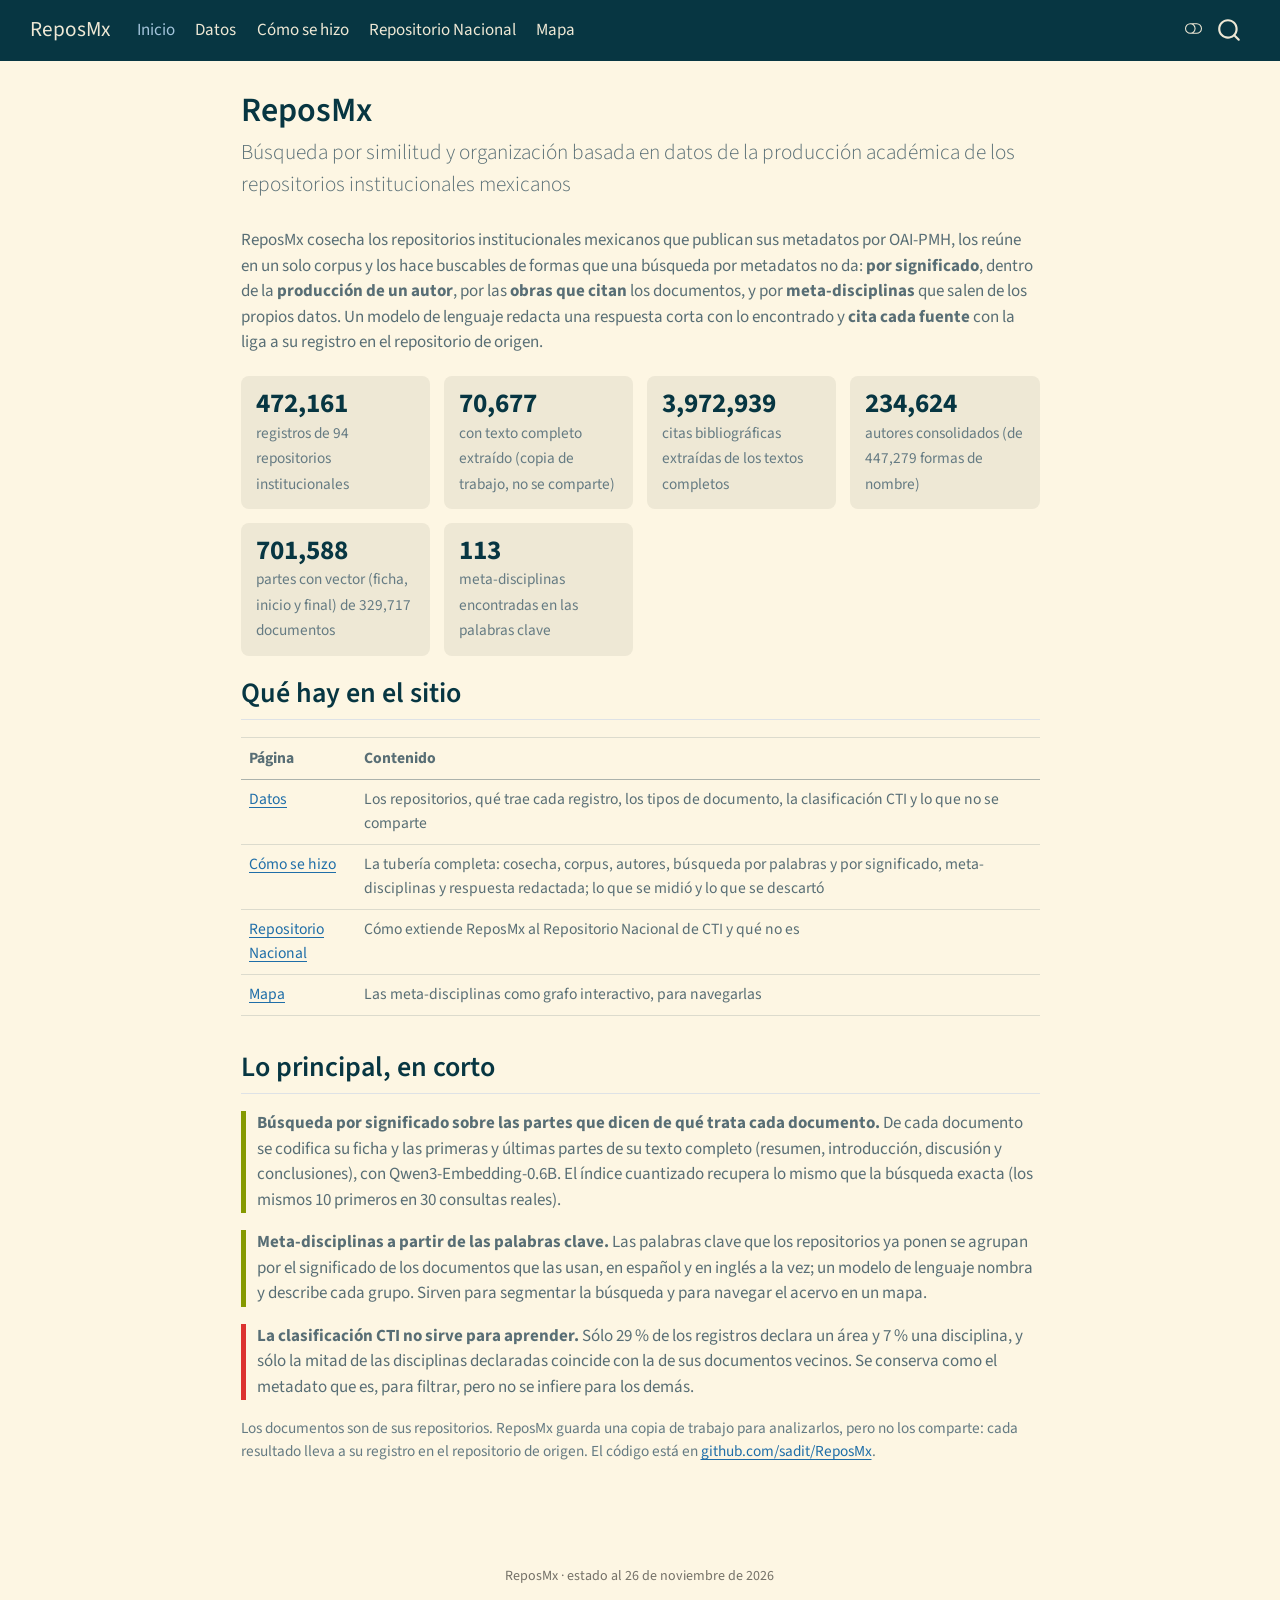
<file: index.html>
<!DOCTYPE html>
<html xmlns="http://www.w3.org/1999/xhtml" lang="es" xml:lang="es"><head>

<meta charset="utf-8">
<meta name="generator" content="quarto-1.9.38">

<meta name="viewport" content="width=device-width, initial-scale=1.0, user-scalable=yes">


<title>ReposMx</title>
<style>
/* Default styles provided by pandoc.
** See https://pandoc.org/MANUAL.html#variables-for-html for config info.
*/
code{white-space: pre-wrap;}
span.smallcaps{font-variant: small-caps;}
div.columns{display: flex; gap: min(4vw, 1.5em);}
div.column{flex: auto; overflow-x: auto;}
div.hanging-indent{margin-left: 1.5em; text-indent: -1.5em;}
ul.task-list{list-style: none;}
ul.task-list li input[type="checkbox"] {
  width: 0.8em;
  margin: 0 0.8em 0.2em -1em; /* quarto-specific, see https://github.com/quarto-dev/quarto-cli/issues/4556 */ 
  vertical-align: middle;
}
</style>


<script src="site_libs/quarto-nav/quarto-nav.js"></script>
<script src="site_libs/quarto-nav/headroom.min.js"></script>
<script src="site_libs/clipboard/clipboard.min.js"></script>
<script src="site_libs/quarto-search/autocomplete.umd.js"></script>
<script src="site_libs/quarto-search/fuse.min.js"></script>
<script src="site_libs/quarto-search/quarto-search.js"></script>
<meta name="quarto:offset" content="./">
<script src="site_libs/quarto-html/quarto.js" type="module"></script>
<script src="site_libs/quarto-html/tabsets/tabsets.js" type="module"></script>
<script src="site_libs/quarto-html/popper.min.js"></script>
<script src="site_libs/quarto-html/tippy.umd.min.js"></script>
<script src="site_libs/quarto-html/anchor.min.js"></script>
<link href="site_libs/quarto-html/tippy.css" rel="stylesheet">
<link href="site_libs/quarto-html/quarto-syntax-highlighting-15634bcf2e68342d4ad2dfa704d543f6.css" rel="stylesheet" class="quarto-color-scheme" id="quarto-text-highlighting-styles">
<link href="site_libs/quarto-html/quarto-syntax-highlighting-dark-0a6b7249c26820e032cb0bd839ff02b1.css" rel="stylesheet" class="quarto-color-scheme quarto-color-alternate" id="quarto-text-highlighting-styles">
<link href="site_libs/quarto-html/quarto-syntax-highlighting-15634bcf2e68342d4ad2dfa704d543f6.css" rel="stylesheet" class="quarto-color-scheme-extra" id="quarto-text-highlighting-styles">
<script src="site_libs/bootstrap/bootstrap.min.js"></script>
<link href="site_libs/bootstrap/bootstrap-icons.css" rel="stylesheet">
<link href="site_libs/bootstrap/bootstrap-30e3431ae5cbac7a5cb1fd616ab7c00b.min.css" rel="stylesheet" append-hash="true" class="quarto-color-scheme" id="quarto-bootstrap" data-mode="light">
<link href="site_libs/bootstrap/bootstrap-dark-85dbe192ee8f6afe00700f0bc14ac85f.min.css" rel="stylesheet" append-hash="true" class="quarto-color-scheme quarto-color-alternate" id="quarto-bootstrap" data-mode="dark">
<link href="site_libs/bootstrap/bootstrap-30e3431ae5cbac7a5cb1fd616ab7c00b.min.css" rel="stylesheet" append-hash="true" class="quarto-color-scheme-extra" id="quarto-bootstrap" data-mode="light">
<script id="quarto-search-options" type="application/json">{
  "location": "navbar",
  "copy-button": false,
  "collapse-after": 3,
  "panel-placement": "end",
  "type": "overlay",
  "limit": 50,
  "keyboard-shortcut": [
    "f",
    "/",
    "s"
  ],
  "show-item-context": false,
  "language": {
    "search-no-results-text": "No se han encontrado resultados",
    "search-matching-documents-text": "documentos encontrados",
    "search-copy-link-title": "Copiar el enlace en la búsqueda",
    "search-hide-matches-text": "Ocultar resultados adicionales",
    "search-more-match-text": "resultado adicional en este documento",
    "search-more-matches-text": "resultados adicionales en este documento",
    "search-clear-button-title": "Borrar",
    "search-text-placeholder": "",
    "search-detached-cancel-button-title": "Cancelar",
    "search-submit-button-title": "Enviar",
    "search-label": "Buscar"
  }
}</script>


</head>

<body class="nav-fixed fullcontent quarto-light"><script id="quarto-html-before-body" type="application/javascript">
    const toggleBodyColorMode = (bsSheetEl) => {
      const mode = bsSheetEl.getAttribute("data-mode");
      const bodyEl = window.document.querySelector("body");
      if (mode === "dark") {
        bodyEl.classList.add("quarto-dark");
        bodyEl.classList.remove("quarto-light");
      } else {
        bodyEl.classList.add("quarto-light");
        bodyEl.classList.remove("quarto-dark");
      }
    }
    const toggleBodyColorPrimary = () => {
      const bsSheetEl = window.document.querySelector("link#quarto-bootstrap:not([rel=disabled-stylesheet])");
      if (bsSheetEl) {
        toggleBodyColorMode(bsSheetEl);
      }
    }
    const setColorSchemeToggle = (alternate) => {
      const toggles = window.document.querySelectorAll('.quarto-color-scheme-toggle');
      for (let i=0; i < toggles.length; i++) {
        const toggle = toggles[i];
        if (toggle) {
          if (alternate) {
            toggle.classList.add("alternate");
          } else {
            toggle.classList.remove("alternate");
          }
        }
      }
    };
    const toggleColorMode = (alternate) => {
      // Switch the stylesheets
      const primaryStylesheets = window.document.querySelectorAll('link.quarto-color-scheme:not(.quarto-color-alternate)');
      const alternateStylesheets = window.document.querySelectorAll('link.quarto-color-scheme.quarto-color-alternate');
      manageTransitions('#quarto-margin-sidebar .nav-link', false);
      if (alternate) {
        // note: dark is layered on light, we don't disable primary!
        enableStylesheet(alternateStylesheets);
        for (const sheetNode of alternateStylesheets) {
          if (sheetNode.id === "quarto-bootstrap") {
            toggleBodyColorMode(sheetNode);
          }
        }
      } else {
        disableStylesheet(alternateStylesheets);
        enableStylesheet(primaryStylesheets)
        toggleBodyColorPrimary();
      }
      manageTransitions('#quarto-margin-sidebar .nav-link', true);
      // Switch the toggles
      setColorSchemeToggle(alternate)
      // Hack to workaround the fact that safari doesn't
      // properly recolor the scrollbar when toggling (#1455)
      if (navigator.userAgent.indexOf('Safari') > 0 && navigator.userAgent.indexOf('Chrome') == -1) {
        manageTransitions("body", false);
        window.scrollTo(0, 1);
        setTimeout(() => {
          window.scrollTo(0, 0);
          manageTransitions("body", true);
        }, 40);
      }
    }
    const disableStylesheet = (stylesheets) => {
      for (let i=0; i < stylesheets.length; i++) {
        const stylesheet = stylesheets[i];
        stylesheet.rel = 'disabled-stylesheet';
      }
    }
    const enableStylesheet = (stylesheets) => {
      for (let i=0; i < stylesheets.length; i++) {
        const stylesheet = stylesheets[i];
        if(stylesheet.rel !== 'stylesheet') { // for Chrome, which will still FOUC without this check
          stylesheet.rel = 'stylesheet';
        }
      }
    }
    const manageTransitions = (selector, allowTransitions) => {
      const els = window.document.querySelectorAll(selector);
      for (let i=0; i < els.length; i++) {
        const el = els[i];
        if (allowTransitions) {
          el.classList.remove('notransition');
        } else {
          el.classList.add('notransition');
        }
      }
    }
    const isFileUrl = () => {
      return window.location.protocol === 'file:';
    }
    const hasAlternateSentinel = () => {
      let styleSentinel = getColorSchemeSentinel();
      if (styleSentinel !== null) {
        return styleSentinel === "alternate";
      } else {
        return false;
      }
    }
    const setStyleSentinel = (alternate) => {
      const value = alternate ? "alternate" : "default";
      if (!isFileUrl()) {
        window.localStorage.setItem("quarto-color-scheme", value);
      } else {
        localAlternateSentinel = value;
      }
    }
    const getColorSchemeSentinel = () => {
      if (!isFileUrl()) {
        const storageValue = window.localStorage.getItem("quarto-color-scheme");
        return storageValue != null ? storageValue : localAlternateSentinel;
      } else {
        return localAlternateSentinel;
      }
    }
    const toggleGiscusIfUsed = (isAlternate, darkModeDefault) => {
      const baseTheme = document.querySelector('#giscus-base-theme')?.value ?? 'light';
      const alternateTheme = document.querySelector('#giscus-alt-theme')?.value ?? 'dark';
      let newTheme = '';
      if(authorPrefersDark) {
        newTheme = isAlternate ? baseTheme : alternateTheme;
      } else {
        newTheme = isAlternate ? alternateTheme : baseTheme;
      }
      const changeGiscusTheme = () => {
        // From: https://github.com/giscus/giscus/issues/336
        const sendMessage = (message) => {
          const iframe = document.querySelector('iframe.giscus-frame');
          if (!iframe) return;
          iframe.contentWindow.postMessage({ giscus: message }, 'https://giscus.app');
        }
        sendMessage({
          setConfig: {
            theme: newTheme
          }
        });
      }
      const isGiscussLoaded = window.document.querySelector('iframe.giscus-frame') !== null;
      if (isGiscussLoaded) {
        changeGiscusTheme();
      }
    };
    const authorPrefersDark = false;
    const darkModeDefault = authorPrefersDark;
      document.querySelector('link#quarto-text-highlighting-styles.quarto-color-scheme-extra').rel = 'disabled-stylesheet';
      document.querySelector('link#quarto-bootstrap.quarto-color-scheme-extra').rel = 'disabled-stylesheet';
    let localAlternateSentinel = darkModeDefault ? 'alternate' : 'default';
    // Dark / light mode switch
    window.quartoToggleColorScheme = () => {
      // Read the current dark / light value
      let toAlternate = !hasAlternateSentinel();
      toggleColorMode(toAlternate);
      setStyleSentinel(toAlternate);
      toggleGiscusIfUsed(toAlternate, darkModeDefault);
      window.dispatchEvent(new Event('resize'));
    };
    // Switch to dark mode if need be
    if (hasAlternateSentinel()) {
      toggleColorMode(true);
    } else {
      toggleColorMode(false);
    }
  </script>

<div id="quarto-search-results"></div>
  <header id="quarto-header" class="headroom fixed-top">
    <nav class="navbar navbar-expand-lg " data-bs-theme="dark">
      <div class="navbar-container container-fluid">
      <div class="navbar-brand-container mx-auto">
    <a class="navbar-brand" href="./index.html">
    <span class="navbar-title">ReposMx</span>
    </a>
  </div>
            <div id="quarto-search" class="" title="Buscar"></div>
          <button class="navbar-toggler" type="button" data-bs-toggle="collapse" data-bs-target="#navbarCollapse" aria-controls="navbarCollapse" role="menu" aria-expanded="false" aria-label="Navegación de palanca" onclick="if (window.quartoToggleHeadroom) { window.quartoToggleHeadroom(); }">
  <span class="navbar-toggler-icon"></span>
</button>
          <div class="collapse navbar-collapse" id="navbarCollapse">
            <ul class="navbar-nav navbar-nav-scroll me-auto">
  <li class="nav-item">
    <a class="nav-link active" href="./index.html" aria-current="page"> 
<span class="menu-text">Inicio</span></a>
  </li>  
  <li class="nav-item">
    <a class="nav-link" href="./datos.html"> 
<span class="menu-text">Datos</span></a>
  </li>  
  <li class="nav-item">
    <a class="nav-link" href="./metodo.html"> 
<span class="menu-text">Cómo se hizo</span></a>
  </li>  
  <li class="nav-item">
    <a class="nav-link" href="./repositorio-nacional.html"> 
<span class="menu-text">Repositorio Nacional</span></a>
  </li>  
  <li class="nav-item">
    <a class="nav-link" href="./mapa.html"> 
<span class="menu-text">Mapa</span></a>
  </li>  
</ul>
          </div> <!-- /navcollapse -->
            <div class="quarto-navbar-tools">
  <a href="" class="quarto-color-scheme-toggle quarto-navigation-tool  px-1" onclick="window.quartoToggleColorScheme(); return false;" title="Alternar modo oscuro"><i class="bi"></i></a>
</div>
      </div> <!-- /container-fluid -->
    </nav>
</header>
<!-- content -->
<div id="quarto-content" class="quarto-container page-columns page-rows-contents page-layout-article page-navbar">
<!-- sidebar -->
<!-- margin-sidebar -->
    
<!-- main -->
<main class="content" id="quarto-document-content">


<header id="title-block-header" class="quarto-title-block default">
<div class="quarto-title">
<h1 class="title">ReposMx</h1>
<p class="subtitle lead">Búsqueda por similitud y organización basada en datos de la producción académica de los repositorios institucionales mexicanos</p>
</div>



<div class="quarto-title-meta">

    
  
    
  </div>
  


</header>


<p>ReposMx cosecha los repositorios institucionales mexicanos que publican sus metadatos por OAI-PMH, los reúne en un solo corpus y los hace buscables de formas que una búsqueda por metadatos no da: <strong>por significado</strong>, dentro de la <strong>producción de un autor</strong>, por las <strong>obras que citan</strong> los documentos, y por <strong>meta-disciplinas</strong> que salen de los propios datos. Un modelo de lenguaje redacta una respuesta corta con lo encontrado y <strong>cita cada fuente</strong> con la liga a su registro en el repositorio de origen.</p>
<div class="cifras">
<div>
<strong>472,161</strong><span>registros de 94 repositorios institucionales</span>
</div>
<div>
<strong>70,677</strong><span>con texto completo extraído (copia de trabajo, no se comparte)</span>
</div>
<div>
<strong>3,972,939</strong><span>citas bibliográficas extraídas de los textos completos</span>
</div>
<div>
<strong>234,624</strong><span>autores consolidados (de 447,279 formas de nombre)</span>
</div>
<div>
<strong>701,588</strong><span>partes con vector (ficha, inicio y final) de 329,717 documentos</span>
</div>
<div>
<strong>113</strong><span>meta-disciplinas encontradas en las palabras clave</span>
</div>
</div>
<section id="qué-hay-en-el-sitio" class="level2">
<h2 class="anchored" data-anchor-id="qué-hay-en-el-sitio">Qué hay en el sitio</h2>
<table class="caption-top table">
<thead>
<tr class="header">
<th>Página</th>
<th>Contenido</th>
</tr>
</thead>
<tbody>
<tr class="odd">
<td><a href="./datos.html">Datos</a></td>
<td>Los repositorios, qué trae cada registro, los tipos de documento, la clasificación CTI y lo que no se comparte</td>
</tr>
<tr class="even">
<td><a href="./metodo.html">Cómo se hizo</a></td>
<td>La tubería completa: cosecha, corpus, autores, búsqueda por palabras y por significado, meta-disciplinas y respuesta redactada; lo que se midió y lo que se descartó</td>
</tr>
<tr class="odd">
<td><a href="./repositorio-nacional.html">Repositorio Nacional</a></td>
<td>Cómo extiende ReposMx al Repositorio Nacional de CTI y qué no es</td>
</tr>
<tr class="even">
<td><a href="./mapa.html">Mapa</a></td>
<td>Las meta-disciplinas como grafo interactivo, para navegarlas</td>
</tr>
</tbody>
</table>
</section>
<section id="lo-principal-en-corto" class="level2">
<h2 class="anchored" data-anchor-id="lo-principal-en-corto">Lo principal, en corto</h2>
<div class="sirve">
<p><strong>Búsqueda por significado sobre las partes que dicen de qué trata cada documento.</strong> De cada documento se codifica su ficha y las primeras y últimas partes de su texto completo (resumen, introducción, discusión y conclusiones), con Qwen3-Embedding-0.6B. El índice cuantizado recupera lo mismo que la búsqueda exacta (los mismos 10 primeros en 30 consultas reales).</p>
</div>
<div class="sirve">
<p><strong>Meta-disciplinas a partir de las palabras clave.</strong> Las palabras clave que los repositorios ya ponen se agrupan por el significado de los documentos que las usan, en español y en inglés a la vez; un modelo de lenguaje nombra y describe cada grupo. Sirven para segmentar la búsqueda y para navegar el acervo en un mapa.</p>
</div>
<div class="nosirve">
<p><strong>La clasificación CTI no sirve para aprender.</strong> Sólo 29 % de los registros declara un área y 7 % una disciplina, y sólo la mitad de las disciplinas declaradas coincide con la de sus documentos vecinos. Se conserva como el metadato que es, para filtrar, pero no se infiere para los demás.</p>
</div>
<div class="nota">
<p>Los documentos son de sus repositorios. ReposMx guarda una copia de trabajo para analizarlos, pero no los comparte: cada resultado lleva a su registro en el repositorio de origen. El código está en <a href="https://github.com/sadit/ReposMx">github.com/sadit/ReposMx</a>.</p>
</div>


</section>

</main> <!-- /main -->
<script id="quarto-html-after-body" type="application/javascript">
  window.document.addEventListener("DOMContentLoaded", function (event) {
    // Ensure there is a toggle, if there isn't float one in the top right
    if (window.document.querySelector('.quarto-color-scheme-toggle') === null) {
      const a = window.document.createElement('a');
      a.classList.add('top-right');
      a.classList.add('quarto-color-scheme-toggle');
      a.href = "";
      a.onclick = function() { try { window.quartoToggleColorScheme(); } catch {} return false; };
      const i = window.document.createElement("i");
      i.classList.add('bi');
      a.appendChild(i);
      window.document.body.appendChild(a);
    }
    setColorSchemeToggle(hasAlternateSentinel())
    const icon = "";
    const anchorJS = new window.AnchorJS();
    anchorJS.options = {
      placement: 'right',
      icon: icon
    };
    anchorJS.add('.anchored');
    const isCodeAnnotation = (el) => {
      for (const clz of el.classList) {
        if (clz.startsWith('code-annotation-')) {                     
          return true;
        }
      }
      return false;
    }
    const onCopySuccess = function(e) {
      // button target
      const button = e.trigger;
      // don't keep focus
      button.blur();
      // flash "checked"
      button.classList.add('code-copy-button-checked');
      var currentTitle = button.getAttribute("title");
      button.setAttribute("title", "Copiado");
      let tooltip;
      if (window.bootstrap) {
        button.setAttribute("data-bs-toggle", "tooltip");
        button.setAttribute("data-bs-placement", "left");
        button.setAttribute("data-bs-title", "Copiado");
        tooltip = new bootstrap.Tooltip(button, 
          { trigger: "manual", 
            customClass: "code-copy-button-tooltip",
            offset: [0, -8]});
        tooltip.show();    
      }
      setTimeout(function() {
        if (tooltip) {
          tooltip.hide();
          button.removeAttribute("data-bs-title");
          button.removeAttribute("data-bs-toggle");
          button.removeAttribute("data-bs-placement");
        }
        button.setAttribute("title", currentTitle);
        button.classList.remove('code-copy-button-checked');
      }, 1000);
      // clear code selection
      e.clearSelection();
    }
    const getTextToCopy = function(trigger) {
      const outerScaffold = trigger.parentElement.cloneNode(true);
      const codeEl = outerScaffold.querySelector('code');
      for (const childEl of codeEl.children) {
        if (isCodeAnnotation(childEl)) {
          childEl.remove();
        }
      }
      return codeEl.innerText;
    }
    const clipboard = new window.ClipboardJS('.code-copy-button:not([data-in-quarto-modal])', {
      text: getTextToCopy
    });
    clipboard.on('success', onCopySuccess);
    if (window.document.getElementById('quarto-embedded-source-code-modal')) {
      const clipboardModal = new window.ClipboardJS('.code-copy-button[data-in-quarto-modal]', {
        text: getTextToCopy,
        container: window.document.getElementById('quarto-embedded-source-code-modal')
      });
      clipboardModal.on('success', onCopySuccess);
    }
      var localhostRegex = new RegExp(/^(?:http|https):\/\/localhost\:?[0-9]*\//);
      var mailtoRegex = new RegExp(/^mailto:/);
        var filterRegex = new RegExp("https:\/\/sadit\.github\.io\/ReposMx\/");
      var isInternal = (href) => {
          return filterRegex.test(href) || localhostRegex.test(href) || mailtoRegex.test(href);
      }
      // Inspect non-navigation links and adorn them if external
     var links = window.document.querySelectorAll('a[href]:not(.nav-link):not(.navbar-brand):not(.toc-action):not(.sidebar-link):not(.sidebar-item-toggle):not(.pagination-link):not(.no-external):not([aria-hidden]):not(.dropdown-item):not(.quarto-navigation-tool):not(.about-link)');
      for (var i=0; i<links.length; i++) {
        const link = links[i];
        if (!isInternal(link.href)) {
          // undo the damage that might have been done by quarto-nav.js in the case of
          // links that we want to consider external
          if (link.dataset.originalHref !== undefined) {
            link.href = link.dataset.originalHref;
          }
        }
      }
    function tippyHover(el, contentFn, onTriggerFn, onUntriggerFn) {
      const config = {
        allowHTML: true,
        maxWidth: 500,
        delay: 100,
        arrow: false,
        appendTo: function(el) {
            return el.parentElement;
        },
        interactive: true,
        interactiveBorder: 10,
        theme: 'quarto',
        placement: 'bottom-start',
      };
      if (contentFn) {
        config.content = contentFn;
      }
      if (onTriggerFn) {
        config.onTrigger = onTriggerFn;
      }
      if (onUntriggerFn) {
        config.onUntrigger = onUntriggerFn;
      }
      window.tippy(el, config); 
    }
    const noterefs = window.document.querySelectorAll('a[role="doc-noteref"]');
    for (var i=0; i<noterefs.length; i++) {
      const ref = noterefs[i];
      tippyHover(ref, function() {
        // use id or data attribute instead here
        let href = ref.getAttribute('data-footnote-href') || ref.getAttribute('href');
        try { href = new URL(href).hash; } catch {}
        const id = href.replace(/^#\/?/, "");
        const note = window.document.getElementById(id);
        if (note) {
          return note.innerHTML;
        } else {
          return "";
        }
      });
    }
    const xrefs = window.document.querySelectorAll('a.quarto-xref');
    const processXRef = (id, note) => {
      // Strip column container classes
      const stripColumnClz = (el) => {
        el.classList.remove("page-full", "page-columns");
        if (el.children) {
          for (const child of el.children) {
            stripColumnClz(child);
          }
        }
      }
      stripColumnClz(note)
      if (id === null || id.startsWith('sec-')) {
        // Special case sections, only their first couple elements
        const container = document.createElement("div");
        if (note.children && note.children.length > 2) {
          container.appendChild(note.children[0].cloneNode(true));
          for (let i = 1; i < note.children.length; i++) {
            const child = note.children[i];
            if (child.tagName === "P" && child.innerText === "") {
              continue;
            } else {
              container.appendChild(child.cloneNode(true));
              break;
            }
          }
          if (window.Quarto?.typesetMath) {
            window.Quarto.typesetMath(container);
          }
          return container.innerHTML
        } else {
          if (window.Quarto?.typesetMath) {
            window.Quarto.typesetMath(note);
          }
          return note.innerHTML;
        }
      } else {
        // Remove any anchor links if they are present
        const anchorLink = note.querySelector('a.anchorjs-link');
        if (anchorLink) {
          anchorLink.remove();
        }
        if (window.Quarto?.typesetMath) {
          window.Quarto.typesetMath(note);
        }
        if (note.classList.contains("callout")) {
          return note.outerHTML;
        } else {
          return note.innerHTML;
        }
      }
    }
    for (var i=0; i<xrefs.length; i++) {
      const xref = xrefs[i];
      tippyHover(xref, undefined, function(instance) {
        instance.disable();
        let url = xref.getAttribute('href');
        let hash = undefined; 
        if (url.startsWith('#')) {
          hash = url;
        } else {
          try { hash = new URL(url).hash; } catch {}
        }
        if (hash) {
          const id = hash.replace(/^#\/?/, "");
          const note = window.document.getElementById(id);
          if (note !== null) {
            try {
              const html = processXRef(id, note.cloneNode(true));
              instance.setContent(html);
            } finally {
              instance.enable();
              instance.show();
            }
          } else {
            // See if we can fetch this
            fetch(url.split('#')[0])
            .then(res => res.text())
            .then(html => {
              const parser = new DOMParser();
              const htmlDoc = parser.parseFromString(html, "text/html");
              const note = htmlDoc.getElementById(id);
              if (note !== null) {
                const html = processXRef(id, note);
                instance.setContent(html);
              } 
            }).finally(() => {
              instance.enable();
              instance.show();
            });
          }
        } else {
          // See if we can fetch a full url (with no hash to target)
          // This is a special case and we should probably do some content thinning / targeting
          fetch(url)
          .then(res => res.text())
          .then(html => {
            const parser = new DOMParser();
            const htmlDoc = parser.parseFromString(html, "text/html");
            const note = htmlDoc.querySelector('main.content');
            if (note !== null) {
              // This should only happen for chapter cross references
              // (since there is no id in the URL)
              // remove the first header
              if (note.children.length > 0 && note.children[0].tagName === "HEADER") {
                note.children[0].remove();
              }
              const html = processXRef(null, note);
              instance.setContent(html);
            } 
          }).finally(() => {
            instance.enable();
            instance.show();
          });
        }
      }, function(instance) {
      });
    }
        let selectedAnnoteEl;
        const selectorForAnnotation = ( cell, annotation) => {
          let cellAttr = 'data-code-cell="' + cell + '"';
          let lineAttr = 'data-code-annotation="' +  annotation + '"';
          const selector = 'span[' + cellAttr + '][' + lineAttr + ']';
          return selector;
        }
        const selectCodeLines = (annoteEl) => {
          const doc = window.document;
          const targetCell = annoteEl.getAttribute("data-target-cell");
          const targetAnnotation = annoteEl.getAttribute("data-target-annotation");
          const annoteSpan = window.document.querySelector(selectorForAnnotation(targetCell, targetAnnotation));
          const lines = annoteSpan.getAttribute("data-code-lines").split(",");
          const lineIds = lines.map((line) => {
            return targetCell + "-" + line;
          })
          let top = null;
          let height = null;
          let parent = null;
          if (lineIds.length > 0) {
              //compute the position of the single el (top and bottom and make a div)
              const el = window.document.getElementById(lineIds[0]);
              top = el.offsetTop;
              height = el.offsetHeight;
              parent = el.parentElement.parentElement;
            if (lineIds.length > 1) {
              const lastEl = window.document.getElementById(lineIds[lineIds.length - 1]);
              const bottom = lastEl.offsetTop + lastEl.offsetHeight;
              height = bottom - top;
            }
            if (top !== null && height !== null && parent !== null) {
              // cook up a div (if necessary) and position it 
              let div = window.document.getElementById("code-annotation-line-highlight");
              if (div === null) {
                div = window.document.createElement("div");
                div.setAttribute("id", "code-annotation-line-highlight");
                div.style.position = 'absolute';
                parent.appendChild(div);
              }
              div.style.top = top - 2 + "px";
              div.style.height = height + 4 + "px";
              div.style.left = 0;
              let gutterDiv = window.document.getElementById("code-annotation-line-highlight-gutter");
              if (gutterDiv === null) {
                gutterDiv = window.document.createElement("div");
                gutterDiv.setAttribute("id", "code-annotation-line-highlight-gutter");
                gutterDiv.style.position = 'absolute';
                const codeCell = window.document.getElementById(targetCell);
                const gutter = codeCell.querySelector('.code-annotation-gutter');
                gutter.appendChild(gutterDiv);
              }
              gutterDiv.style.top = top - 2 + "px";
              gutterDiv.style.height = height + 4 + "px";
            }
            selectedAnnoteEl = annoteEl;
          }
        };
        const unselectCodeLines = () => {
          const elementsIds = ["code-annotation-line-highlight", "code-annotation-line-highlight-gutter"];
          elementsIds.forEach((elId) => {
            const div = window.document.getElementById(elId);
            if (div) {
              div.remove();
            }
          });
          selectedAnnoteEl = undefined;
        };
          // Handle positioning of the toggle
      window.addEventListener(
        "resize",
        throttle(() => {
          elRect = undefined;
          if (selectedAnnoteEl) {
            selectCodeLines(selectedAnnoteEl);
          }
        }, 10)
      );
      function throttle(fn, ms) {
      let throttle = false;
      let timer;
        return (...args) => {
          if(!throttle) { // first call gets through
              fn.apply(this, args);
              throttle = true;
          } else { // all the others get throttled
              if(timer) clearTimeout(timer); // cancel #2
              timer = setTimeout(() => {
                fn.apply(this, args);
                timer = throttle = false;
              }, ms);
          }
        };
      }
        // Attach click handler to the DT
        const annoteDls = window.document.querySelectorAll('dt[data-target-cell]');
        for (const annoteDlNode of annoteDls) {
          annoteDlNode.addEventListener('click', (event) => {
            const clickedEl = event.target;
            if (clickedEl !== selectedAnnoteEl) {
              unselectCodeLines();
              const activeEl = window.document.querySelector('dt[data-target-cell].code-annotation-active');
              if (activeEl) {
                activeEl.classList.remove('code-annotation-active');
              }
              selectCodeLines(clickedEl);
              clickedEl.classList.add('code-annotation-active');
            } else {
              // Unselect the line
              unselectCodeLines();
              clickedEl.classList.remove('code-annotation-active');
            }
          });
        }
    const findCites = (el) => {
      const parentEl = el.parentElement;
      if (parentEl) {
        const cites = parentEl.dataset.cites;
        if (cites) {
          return {
            el,
            cites: cites.split(' ')
          };
        } else {
          return findCites(el.parentElement)
        }
      } else {
        return undefined;
      }
    };
    var bibliorefs = window.document.querySelectorAll('a[role="doc-biblioref"]');
    for (var i=0; i<bibliorefs.length; i++) {
      const ref = bibliorefs[i];
      const citeInfo = findCites(ref);
      if (citeInfo) {
        tippyHover(citeInfo.el, function() {
          var popup = window.document.createElement('div');
          citeInfo.cites.forEach(function(cite) {
            var citeDiv = window.document.createElement('div');
            citeDiv.classList.add('hanging-indent');
            citeDiv.classList.add('csl-entry');
            var biblioDiv = window.document.getElementById('ref-' + cite);
            if (biblioDiv) {
              citeDiv.innerHTML = biblioDiv.innerHTML;
            }
            popup.appendChild(citeDiv);
          });
          return popup.innerHTML;
        });
      }
    }
  });
  </script>
</div> <!-- /content -->
<footer class="footer">
  <div class="nav-footer">
    <div class="nav-footer-left">
      &nbsp;
    </div>   
    <div class="nav-footer-center">
<p>ReposMx · estado al 26 de noviembre de 2026</p>
</div>
    <div class="nav-footer-right">
      &nbsp;
    </div>
  </div>
</footer>




</body></html>
</file>
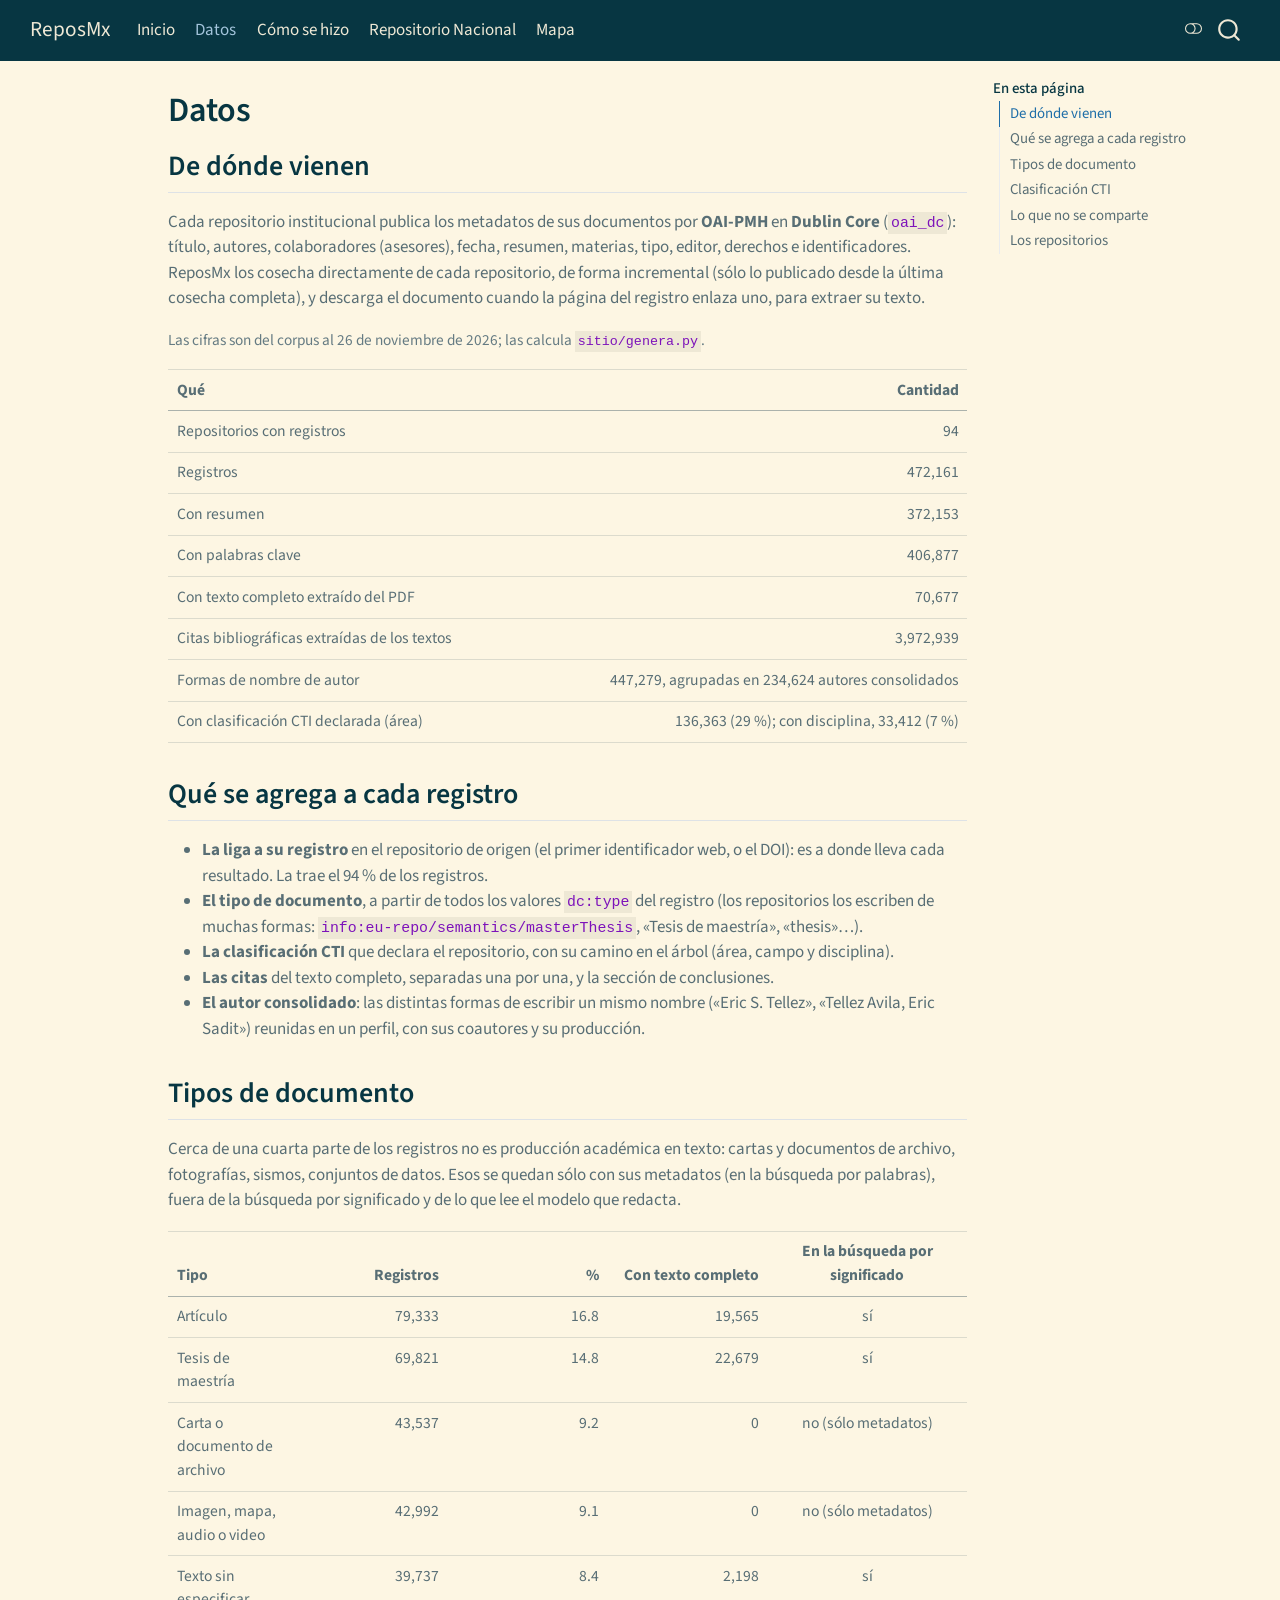
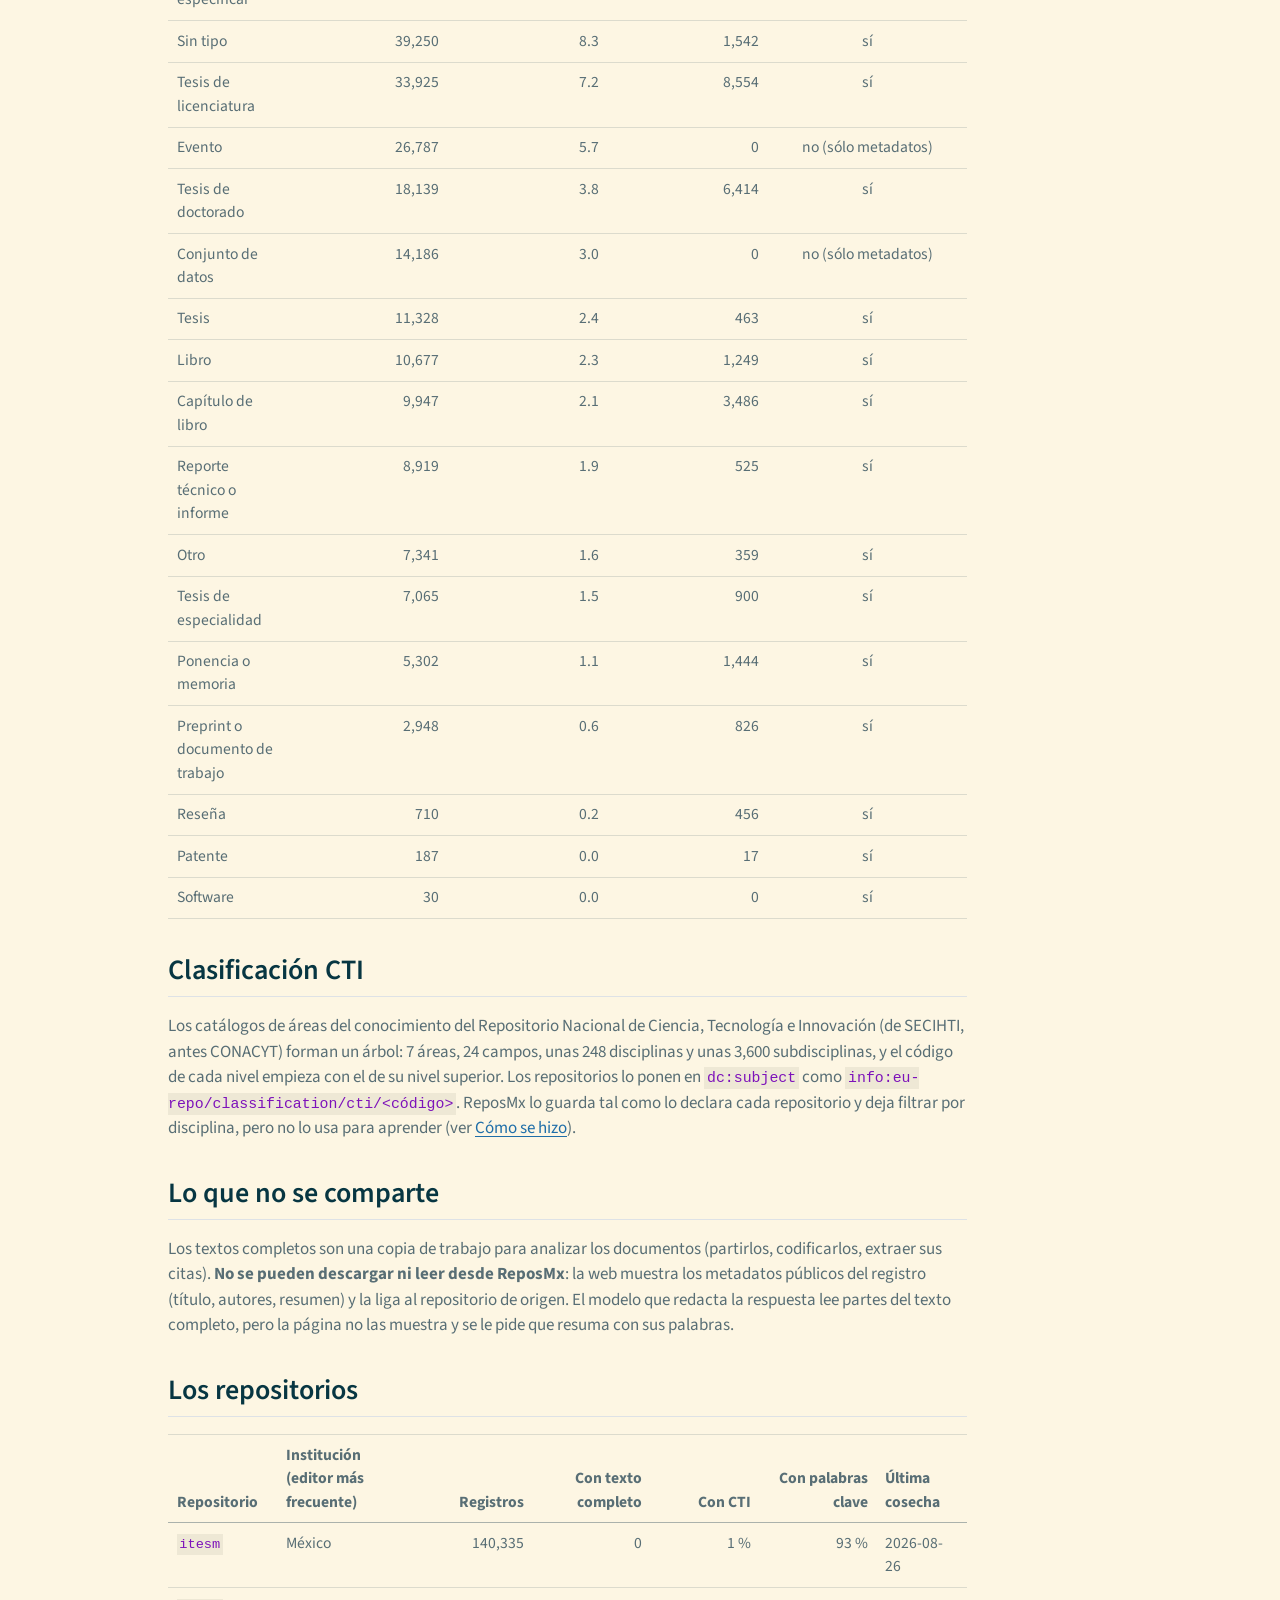
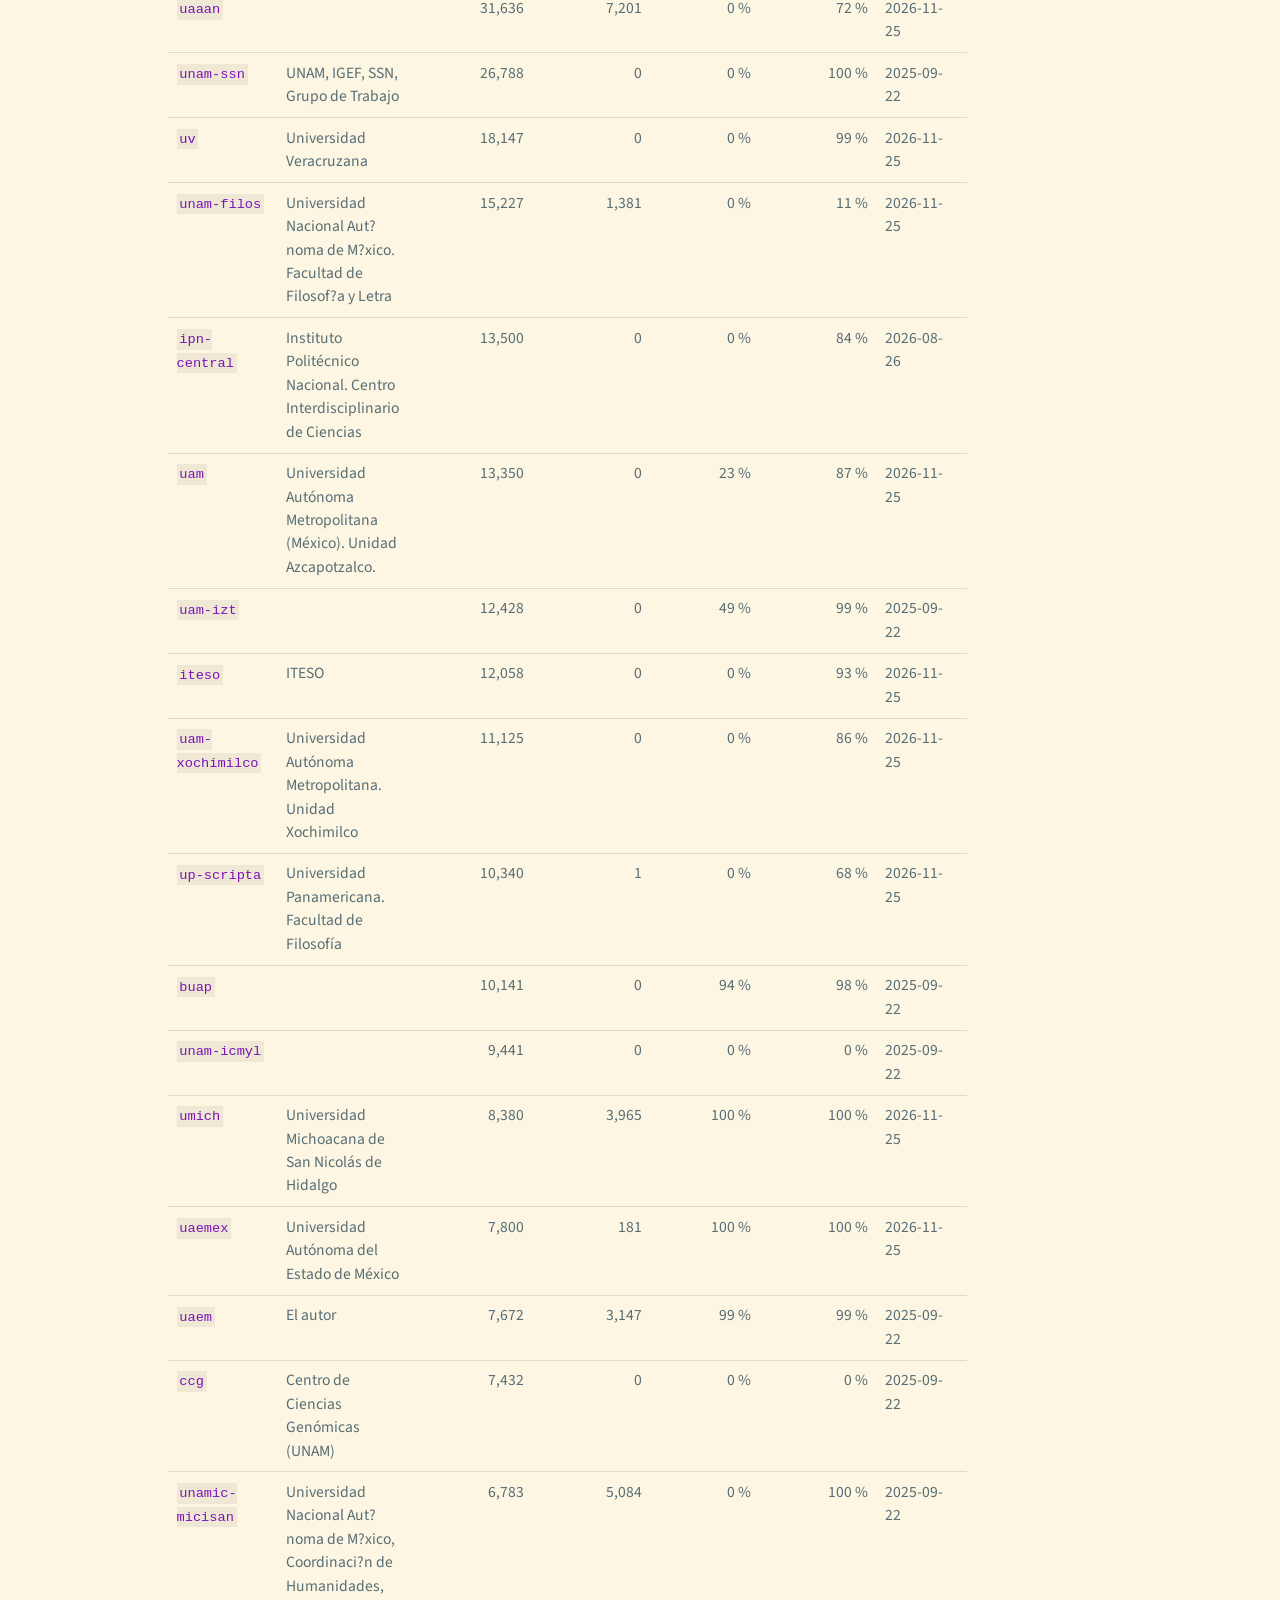
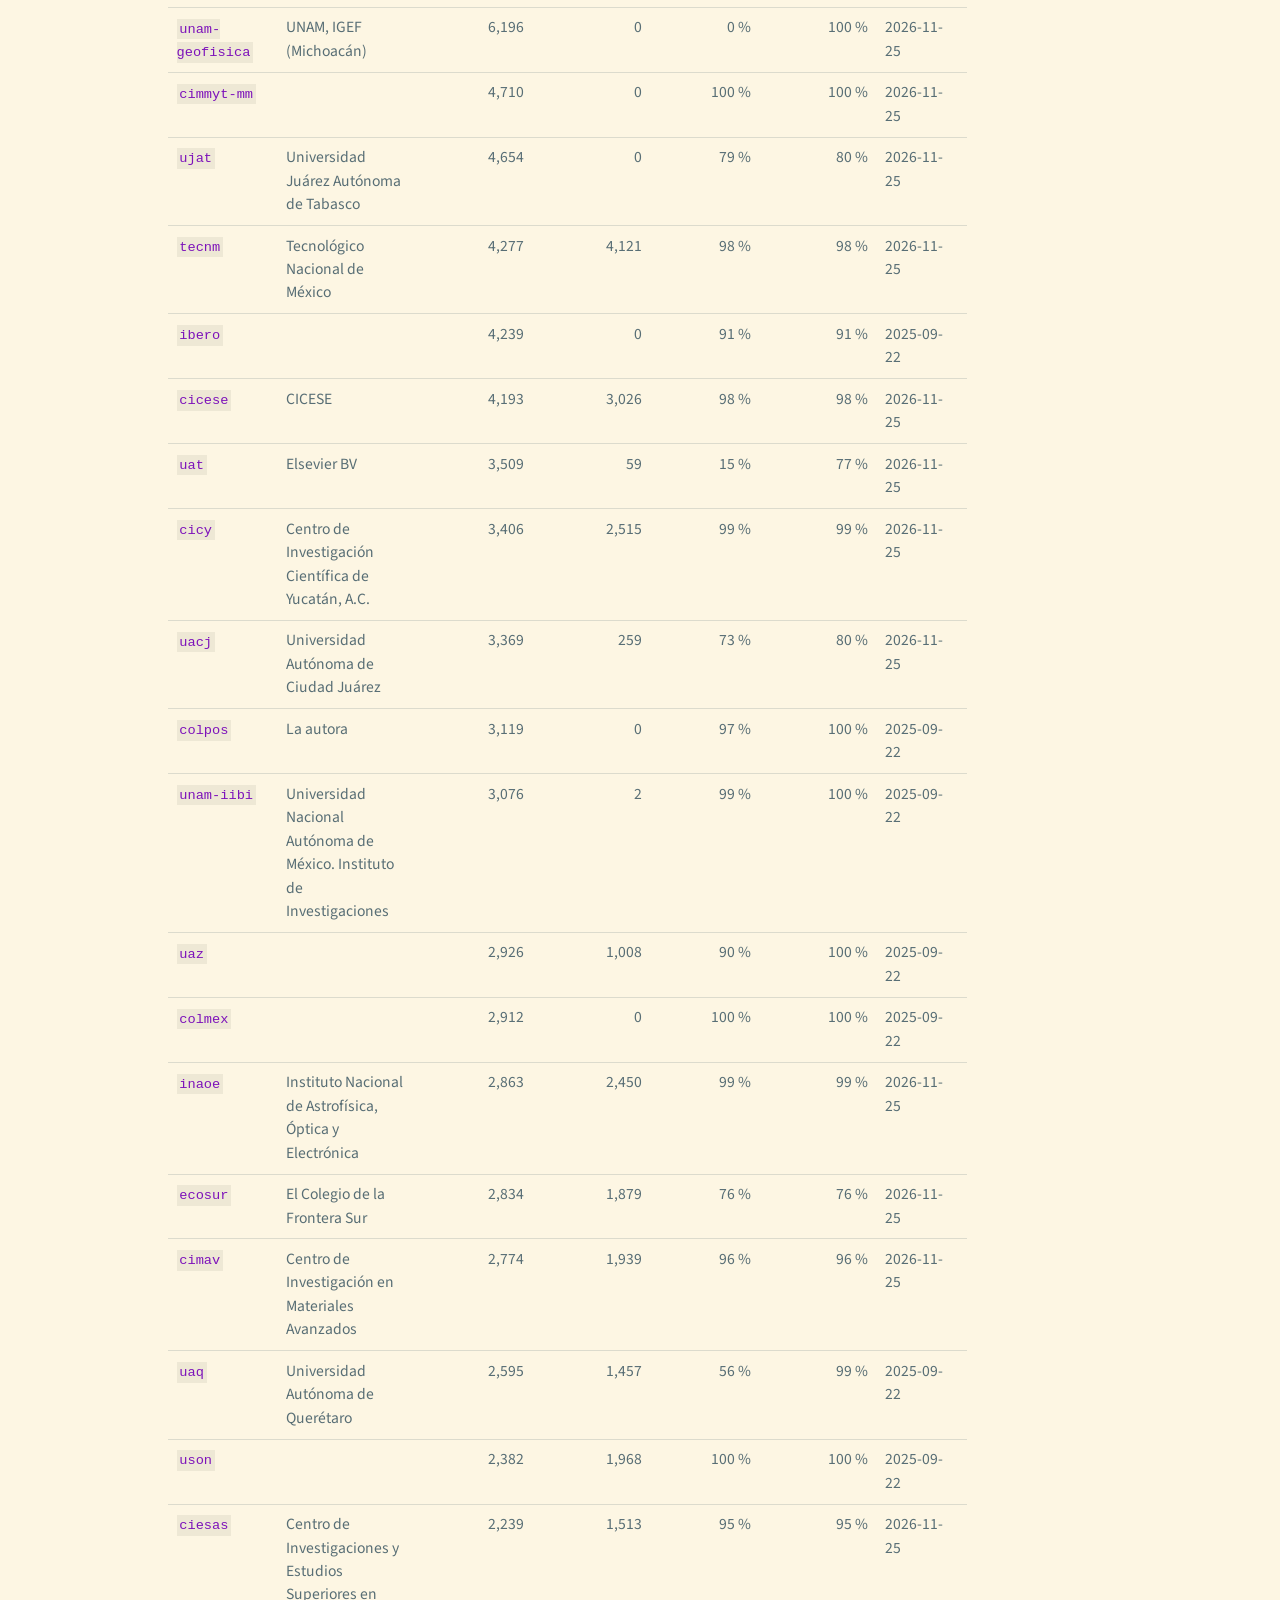
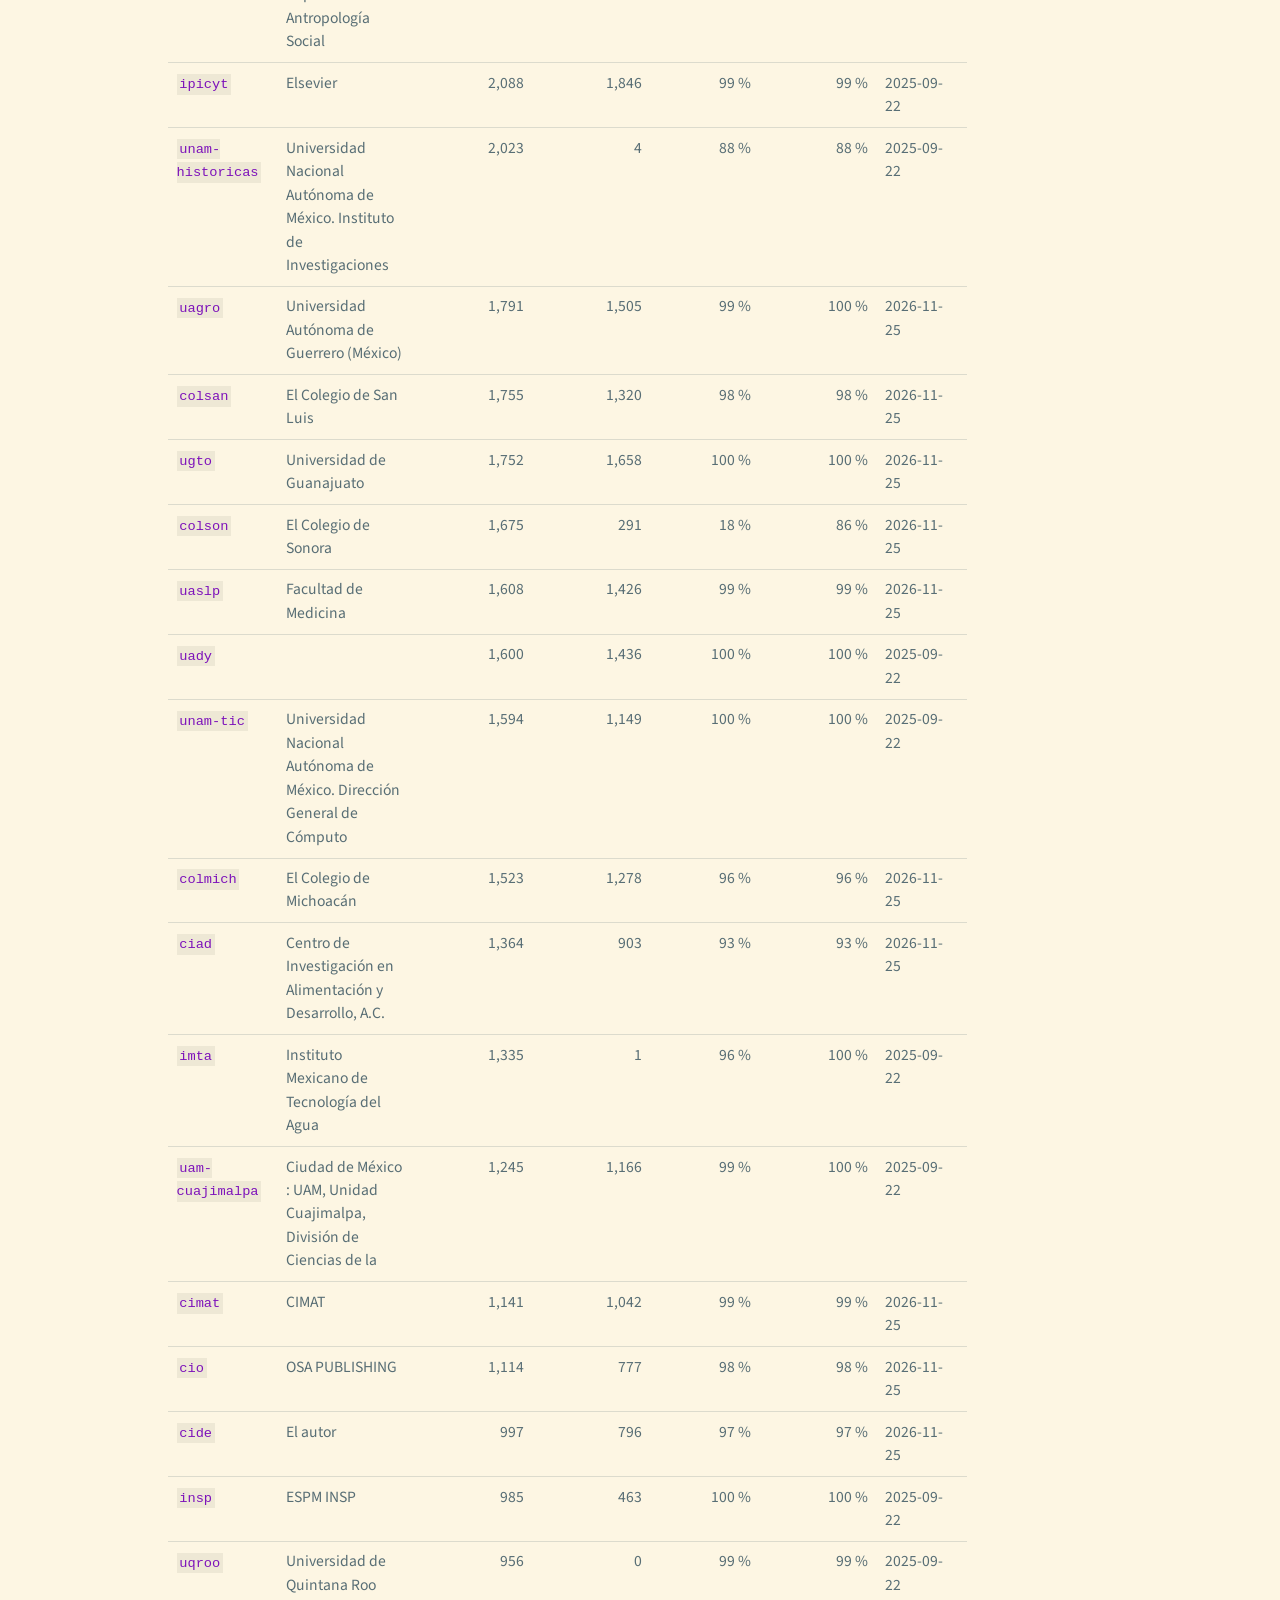
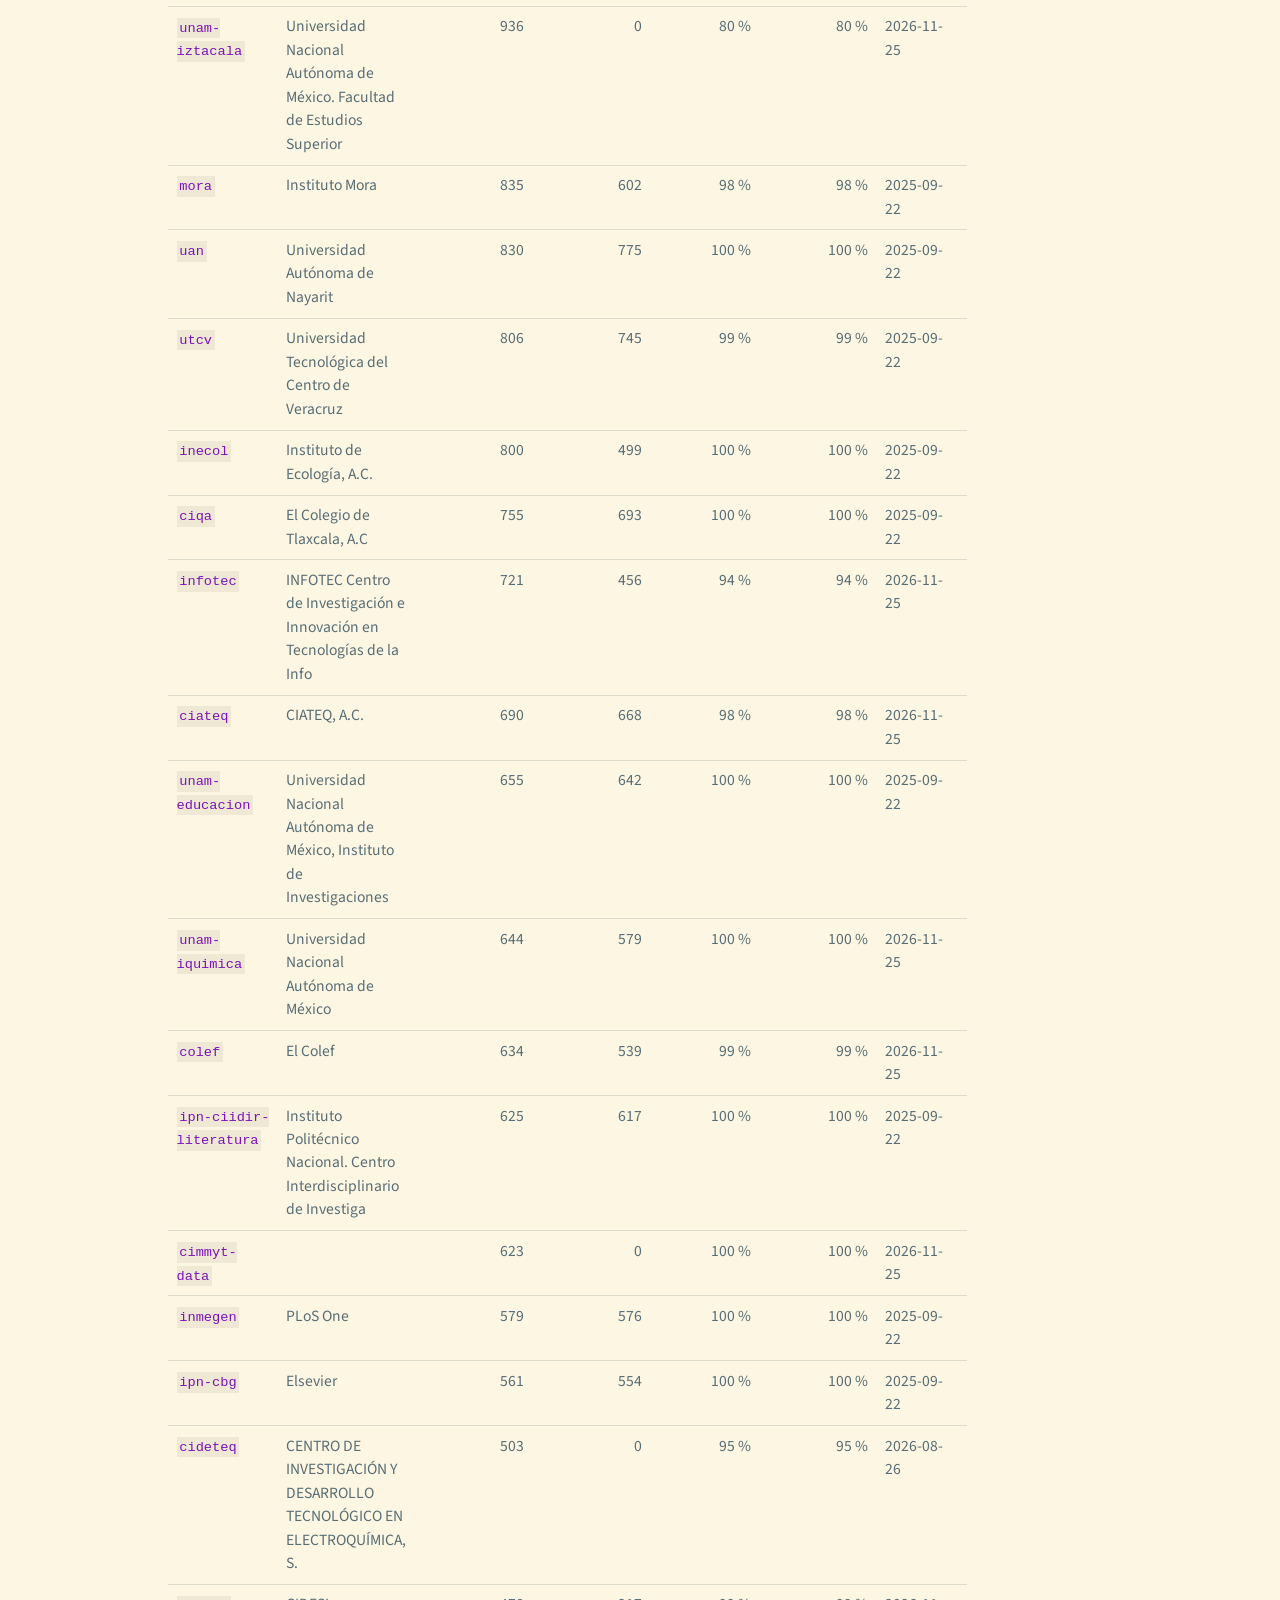
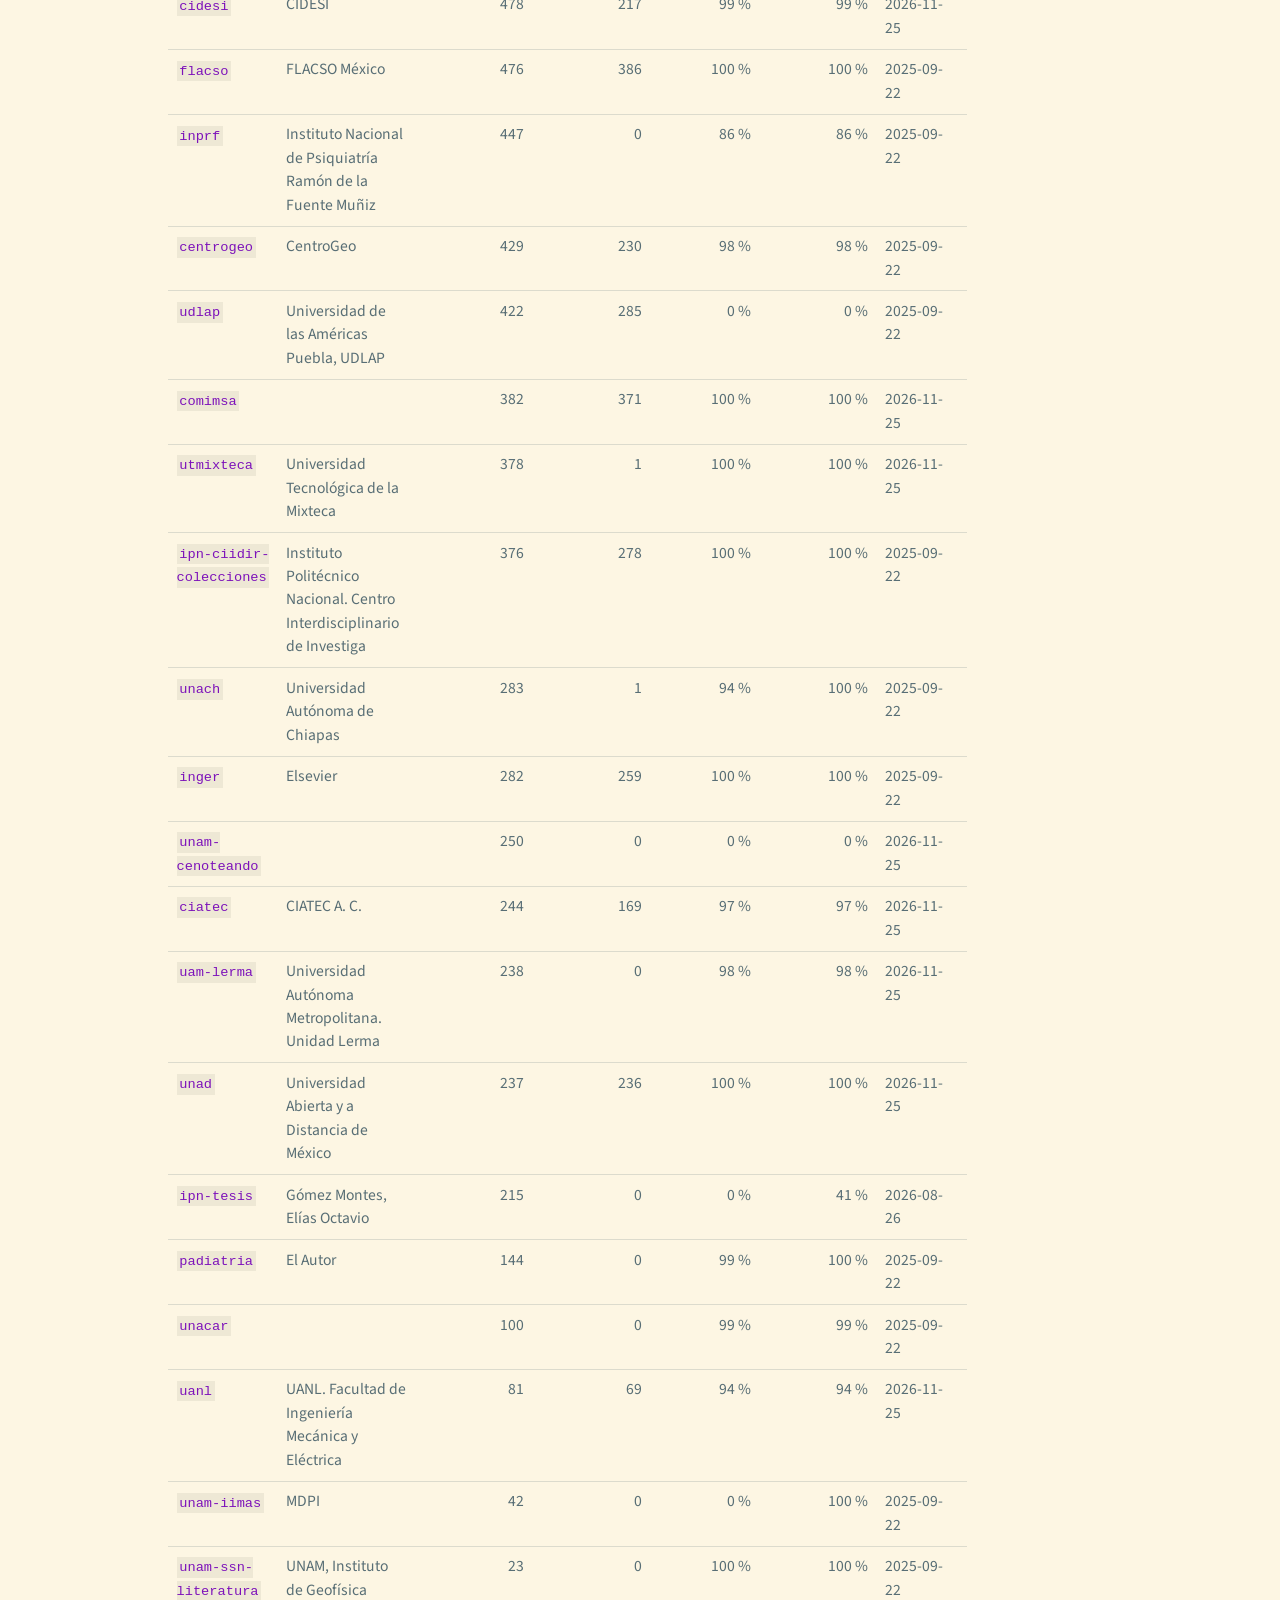
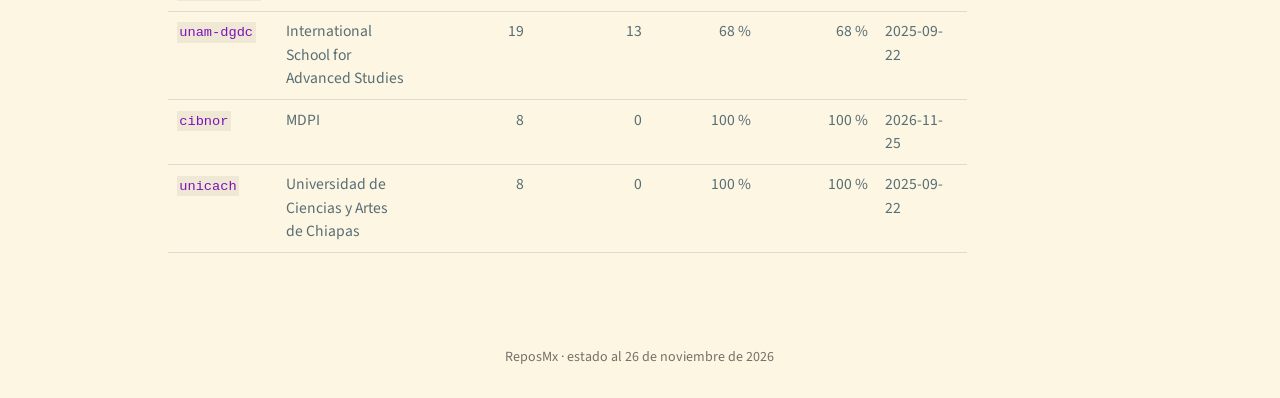
<file: datos.html>
<!DOCTYPE html>
<html xmlns="http://www.w3.org/1999/xhtml" lang="es" xml:lang="es"><head>

<meta charset="utf-8">
<meta name="generator" content="quarto-1.9.38">

<meta name="viewport" content="width=device-width, initial-scale=1.0, user-scalable=yes">


<title>Datos – ReposMx</title>
<style>
/* Default styles provided by pandoc.
** See https://pandoc.org/MANUAL.html#variables-for-html for config info.
*/
code{white-space: pre-wrap;}
span.smallcaps{font-variant: small-caps;}
div.columns{display: flex; gap: min(4vw, 1.5em);}
div.column{flex: auto; overflow-x: auto;}
div.hanging-indent{margin-left: 1.5em; text-indent: -1.5em;}
ul.task-list{list-style: none;}
ul.task-list li input[type="checkbox"] {
  width: 0.8em;
  margin: 0 0.8em 0.2em -1em; /* quarto-specific, see https://github.com/quarto-dev/quarto-cli/issues/4556 */ 
  vertical-align: middle;
}
</style>


<script src="site_libs/quarto-nav/quarto-nav.js"></script>
<script src="site_libs/quarto-nav/headroom.min.js"></script>
<script src="site_libs/clipboard/clipboard.min.js"></script>
<script src="site_libs/quarto-search/autocomplete.umd.js"></script>
<script src="site_libs/quarto-search/fuse.min.js"></script>
<script src="site_libs/quarto-search/quarto-search.js"></script>
<meta name="quarto:offset" content="./">
<script src="site_libs/quarto-html/quarto.js" type="module"></script>
<script src="site_libs/quarto-html/tabsets/tabsets.js" type="module"></script>
<script src="site_libs/quarto-html/popper.min.js"></script>
<script src="site_libs/quarto-html/tippy.umd.min.js"></script>
<script src="site_libs/quarto-html/anchor.min.js"></script>
<link href="site_libs/quarto-html/tippy.css" rel="stylesheet">
<link href="site_libs/quarto-html/quarto-syntax-highlighting-15634bcf2e68342d4ad2dfa704d543f6.css" rel="stylesheet" class="quarto-color-scheme" id="quarto-text-highlighting-styles">
<link href="site_libs/quarto-html/quarto-syntax-highlighting-dark-0a6b7249c26820e032cb0bd839ff02b1.css" rel="stylesheet" class="quarto-color-scheme quarto-color-alternate" id="quarto-text-highlighting-styles">
<link href="site_libs/quarto-html/quarto-syntax-highlighting-15634bcf2e68342d4ad2dfa704d543f6.css" rel="stylesheet" class="quarto-color-scheme-extra" id="quarto-text-highlighting-styles">
<script src="site_libs/bootstrap/bootstrap.min.js"></script>
<link href="site_libs/bootstrap/bootstrap-icons.css" rel="stylesheet">
<link href="site_libs/bootstrap/bootstrap-30e3431ae5cbac7a5cb1fd616ab7c00b.min.css" rel="stylesheet" append-hash="true" class="quarto-color-scheme" id="quarto-bootstrap" data-mode="light">
<link href="site_libs/bootstrap/bootstrap-dark-85dbe192ee8f6afe00700f0bc14ac85f.min.css" rel="stylesheet" append-hash="true" class="quarto-color-scheme quarto-color-alternate" id="quarto-bootstrap" data-mode="dark">
<link href="site_libs/bootstrap/bootstrap-30e3431ae5cbac7a5cb1fd616ab7c00b.min.css" rel="stylesheet" append-hash="true" class="quarto-color-scheme-extra" id="quarto-bootstrap" data-mode="light">
<script id="quarto-search-options" type="application/json">{
  "location": "navbar",
  "copy-button": false,
  "collapse-after": 3,
  "panel-placement": "end",
  "type": "overlay",
  "limit": 50,
  "keyboard-shortcut": [
    "f",
    "/",
    "s"
  ],
  "show-item-context": false,
  "language": {
    "search-no-results-text": "No se han encontrado resultados",
    "search-matching-documents-text": "documentos encontrados",
    "search-copy-link-title": "Copiar el enlace en la búsqueda",
    "search-hide-matches-text": "Ocultar resultados adicionales",
    "search-more-match-text": "resultado adicional en este documento",
    "search-more-matches-text": "resultados adicionales en este documento",
    "search-clear-button-title": "Borrar",
    "search-text-placeholder": "",
    "search-detached-cancel-button-title": "Cancelar",
    "search-submit-button-title": "Enviar",
    "search-label": "Buscar"
  }
}</script>


</head>

<body class="nav-fixed quarto-light"><script id="quarto-html-before-body" type="application/javascript">
    const toggleBodyColorMode = (bsSheetEl) => {
      const mode = bsSheetEl.getAttribute("data-mode");
      const bodyEl = window.document.querySelector("body");
      if (mode === "dark") {
        bodyEl.classList.add("quarto-dark");
        bodyEl.classList.remove("quarto-light");
      } else {
        bodyEl.classList.add("quarto-light");
        bodyEl.classList.remove("quarto-dark");
      }
    }
    const toggleBodyColorPrimary = () => {
      const bsSheetEl = window.document.querySelector("link#quarto-bootstrap:not([rel=disabled-stylesheet])");
      if (bsSheetEl) {
        toggleBodyColorMode(bsSheetEl);
      }
    }
    const setColorSchemeToggle = (alternate) => {
      const toggles = window.document.querySelectorAll('.quarto-color-scheme-toggle');
      for (let i=0; i < toggles.length; i++) {
        const toggle = toggles[i];
        if (toggle) {
          if (alternate) {
            toggle.classList.add("alternate");
          } else {
            toggle.classList.remove("alternate");
          }
        }
      }
    };
    const toggleColorMode = (alternate) => {
      // Switch the stylesheets
      const primaryStylesheets = window.document.querySelectorAll('link.quarto-color-scheme:not(.quarto-color-alternate)');
      const alternateStylesheets = window.document.querySelectorAll('link.quarto-color-scheme.quarto-color-alternate');
      manageTransitions('#quarto-margin-sidebar .nav-link', false);
      if (alternate) {
        // note: dark is layered on light, we don't disable primary!
        enableStylesheet(alternateStylesheets);
        for (const sheetNode of alternateStylesheets) {
          if (sheetNode.id === "quarto-bootstrap") {
            toggleBodyColorMode(sheetNode);
          }
        }
      } else {
        disableStylesheet(alternateStylesheets);
        enableStylesheet(primaryStylesheets)
        toggleBodyColorPrimary();
      }
      manageTransitions('#quarto-margin-sidebar .nav-link', true);
      // Switch the toggles
      setColorSchemeToggle(alternate)
      // Hack to workaround the fact that safari doesn't
      // properly recolor the scrollbar when toggling (#1455)
      if (navigator.userAgent.indexOf('Safari') > 0 && navigator.userAgent.indexOf('Chrome') == -1) {
        manageTransitions("body", false);
        window.scrollTo(0, 1);
        setTimeout(() => {
          window.scrollTo(0, 0);
          manageTransitions("body", true);
        }, 40);
      }
    }
    const disableStylesheet = (stylesheets) => {
      for (let i=0; i < stylesheets.length; i++) {
        const stylesheet = stylesheets[i];
        stylesheet.rel = 'disabled-stylesheet';
      }
    }
    const enableStylesheet = (stylesheets) => {
      for (let i=0; i < stylesheets.length; i++) {
        const stylesheet = stylesheets[i];
        if(stylesheet.rel !== 'stylesheet') { // for Chrome, which will still FOUC without this check
          stylesheet.rel = 'stylesheet';
        }
      }
    }
    const manageTransitions = (selector, allowTransitions) => {
      const els = window.document.querySelectorAll(selector);
      for (let i=0; i < els.length; i++) {
        const el = els[i];
        if (allowTransitions) {
          el.classList.remove('notransition');
        } else {
          el.classList.add('notransition');
        }
      }
    }
    const isFileUrl = () => {
      return window.location.protocol === 'file:';
    }
    const hasAlternateSentinel = () => {
      let styleSentinel = getColorSchemeSentinel();
      if (styleSentinel !== null) {
        return styleSentinel === "alternate";
      } else {
        return false;
      }
    }
    const setStyleSentinel = (alternate) => {
      const value = alternate ? "alternate" : "default";
      if (!isFileUrl()) {
        window.localStorage.setItem("quarto-color-scheme", value);
      } else {
        localAlternateSentinel = value;
      }
    }
    const getColorSchemeSentinel = () => {
      if (!isFileUrl()) {
        const storageValue = window.localStorage.getItem("quarto-color-scheme");
        return storageValue != null ? storageValue : localAlternateSentinel;
      } else {
        return localAlternateSentinel;
      }
    }
    const toggleGiscusIfUsed = (isAlternate, darkModeDefault) => {
      const baseTheme = document.querySelector('#giscus-base-theme')?.value ?? 'light';
      const alternateTheme = document.querySelector('#giscus-alt-theme')?.value ?? 'dark';
      let newTheme = '';
      if(authorPrefersDark) {
        newTheme = isAlternate ? baseTheme : alternateTheme;
      } else {
        newTheme = isAlternate ? alternateTheme : baseTheme;
      }
      const changeGiscusTheme = () => {
        // From: https://github.com/giscus/giscus/issues/336
        const sendMessage = (message) => {
          const iframe = document.querySelector('iframe.giscus-frame');
          if (!iframe) return;
          iframe.contentWindow.postMessage({ giscus: message }, 'https://giscus.app');
        }
        sendMessage({
          setConfig: {
            theme: newTheme
          }
        });
      }
      const isGiscussLoaded = window.document.querySelector('iframe.giscus-frame') !== null;
      if (isGiscussLoaded) {
        changeGiscusTheme();
      }
    };
    const authorPrefersDark = false;
    const darkModeDefault = authorPrefersDark;
      document.querySelector('link#quarto-text-highlighting-styles.quarto-color-scheme-extra').rel = 'disabled-stylesheet';
      document.querySelector('link#quarto-bootstrap.quarto-color-scheme-extra').rel = 'disabled-stylesheet';
    let localAlternateSentinel = darkModeDefault ? 'alternate' : 'default';
    // Dark / light mode switch
    window.quartoToggleColorScheme = () => {
      // Read the current dark / light value
      let toAlternate = !hasAlternateSentinel();
      toggleColorMode(toAlternate);
      setStyleSentinel(toAlternate);
      toggleGiscusIfUsed(toAlternate, darkModeDefault);
      window.dispatchEvent(new Event('resize'));
    };
    // Switch to dark mode if need be
    if (hasAlternateSentinel()) {
      toggleColorMode(true);
    } else {
      toggleColorMode(false);
    }
  </script>

<div id="quarto-search-results"></div>
  <header id="quarto-header" class="headroom fixed-top">
    <nav class="navbar navbar-expand-lg " data-bs-theme="dark">
      <div class="navbar-container container-fluid">
      <div class="navbar-brand-container mx-auto">
    <a class="navbar-brand" href="./index.html">
    <span class="navbar-title">ReposMx</span>
    </a>
  </div>
            <div id="quarto-search" class="" title="Buscar"></div>
          <button class="navbar-toggler" type="button" data-bs-toggle="collapse" data-bs-target="#navbarCollapse" aria-controls="navbarCollapse" role="menu" aria-expanded="false" aria-label="Navegación de palanca" onclick="if (window.quartoToggleHeadroom) { window.quartoToggleHeadroom(); }">
  <span class="navbar-toggler-icon"></span>
</button>
          <div class="collapse navbar-collapse" id="navbarCollapse">
            <ul class="navbar-nav navbar-nav-scroll me-auto">
  <li class="nav-item">
    <a class="nav-link" href="./index.html"> 
<span class="menu-text">Inicio</span></a>
  </li>  
  <li class="nav-item">
    <a class="nav-link active" href="./datos.html" aria-current="page"> 
<span class="menu-text">Datos</span></a>
  </li>  
  <li class="nav-item">
    <a class="nav-link" href="./metodo.html"> 
<span class="menu-text">Cómo se hizo</span></a>
  </li>  
  <li class="nav-item">
    <a class="nav-link" href="./repositorio-nacional.html"> 
<span class="menu-text">Repositorio Nacional</span></a>
  </li>  
  <li class="nav-item">
    <a class="nav-link" href="./mapa.html"> 
<span class="menu-text">Mapa</span></a>
  </li>  
</ul>
          </div> <!-- /navcollapse -->
            <div class="quarto-navbar-tools">
  <a href="" class="quarto-color-scheme-toggle quarto-navigation-tool  px-1" onclick="window.quartoToggleColorScheme(); return false;" title="Alternar modo oscuro"><i class="bi"></i></a>
</div>
      </div> <!-- /container-fluid -->
    </nav>
</header>
<!-- content -->
<div id="quarto-content" class="quarto-container page-columns page-rows-contents page-layout-article page-navbar">
<!-- sidebar -->
<!-- margin-sidebar -->
    <div id="quarto-margin-sidebar" class="sidebar margin-sidebar">
        <nav id="TOC" role="doc-toc" class="toc-active">
    <h2 id="toc-title">En esta página</h2>
   
  <ul>
  <li><a href="#de-dónde-vienen" id="toc-de-dónde-vienen" class="nav-link active" data-scroll-target="#de-dónde-vienen">De dónde vienen</a></li>
  <li><a href="#qué-se-agrega-a-cada-registro" id="toc-qué-se-agrega-a-cada-registro" class="nav-link" data-scroll-target="#qué-se-agrega-a-cada-registro">Qué se agrega a cada registro</a></li>
  <li><a href="#tipos-de-documento" id="toc-tipos-de-documento" class="nav-link" data-scroll-target="#tipos-de-documento">Tipos de documento</a></li>
  <li><a href="#clasificación-cti" id="toc-clasificación-cti" class="nav-link" data-scroll-target="#clasificación-cti">Clasificación CTI</a></li>
  <li><a href="#lo-que-no-se-comparte" id="toc-lo-que-no-se-comparte" class="nav-link" data-scroll-target="#lo-que-no-se-comparte">Lo que no se comparte</a></li>
  <li><a href="#los-repositorios" id="toc-los-repositorios" class="nav-link" data-scroll-target="#los-repositorios">Los repositorios</a></li>
  </ul>
</nav>
    </div>
<!-- main -->
<main class="content" id="quarto-document-content">


<header id="title-block-header" class="quarto-title-block default">
<div class="quarto-title">
<h1 class="title">Datos</h1>
</div>



<div class="quarto-title-meta">

    
  
    
  </div>
  


</header>


<section id="de-dónde-vienen" class="level2">
<h2 class="anchored" data-anchor-id="de-dónde-vienen">De dónde vienen</h2>
<p>Cada repositorio institucional publica los metadatos de sus documentos por <strong>OAI-PMH</strong> en <strong>Dublin Core</strong> (<code>oai_dc</code>): título, autores, colaboradores (asesores), fecha, resumen, materias, tipo, editor, derechos e identificadores. ReposMx los cosecha directamente de cada repositorio, de forma incremental (sólo lo publicado desde la última cosecha completa), y descarga el documento cuando la página del registro enlaza uno, para extraer su texto.</p>
<p class="nota">Las cifras son del corpus al 26 de noviembre de 2026; las calcula <code>sitio/genera.py</code>.</p>
<table class="caption-top table">
<colgroup>
<col style="width: 42%">
<col style="width: 57%">
</colgroup>
<thead>
<tr class="header">
<th>Qué</th>
<th style="text-align: right;">Cantidad</th>
</tr>
</thead>
<tbody>
<tr class="odd">
<td>Repositorios con registros</td>
<td style="text-align: right;">94</td>
</tr>
<tr class="even">
<td>Registros</td>
<td style="text-align: right;">472,161</td>
</tr>
<tr class="odd">
<td>Con resumen</td>
<td style="text-align: right;">372,153</td>
</tr>
<tr class="even">
<td>Con palabras clave</td>
<td style="text-align: right;">406,877</td>
</tr>
<tr class="odd">
<td>Con texto completo extraído del PDF</td>
<td style="text-align: right;">70,677</td>
</tr>
<tr class="even">
<td>Citas bibliográficas extraídas de los textos</td>
<td style="text-align: right;">3,972,939</td>
</tr>
<tr class="odd">
<td>Formas de nombre de autor</td>
<td style="text-align: right;">447,279, agrupadas en 234,624 autores consolidados</td>
</tr>
<tr class="even">
<td>Con clasificación CTI declarada (área)</td>
<td style="text-align: right;">136,363 (29 %); con disciplina, 33,412 (7 %)</td>
</tr>
</tbody>
</table>
</section>
<section id="qué-se-agrega-a-cada-registro" class="level2">
<h2 class="anchored" data-anchor-id="qué-se-agrega-a-cada-registro">Qué se agrega a cada registro</h2>
<ul>
<li><strong>La liga a su registro</strong> en el repositorio de origen (el primer identificador web, o el DOI): es a donde lleva cada resultado. La trae el 94 % de los registros.</li>
<li><strong>El tipo de documento</strong>, a partir de todos los valores <code>dc:type</code> del registro (los repositorios los escriben de muchas formas: <code>info:eu-repo/semantics/masterThesis</code>, «Tesis de maestría», «thesis»…).</li>
<li><strong>La clasificación CTI</strong> que declara el repositorio, con su camino en el árbol (área, campo y disciplina).</li>
<li><strong>Las citas</strong> del texto completo, separadas una por una, y la sección de conclusiones.</li>
<li><strong>El autor consolidado</strong>: las distintas formas de escribir un mismo nombre («Eric S. Tellez», «Tellez Avila, Eric Sadit») reunidas en un perfil, con sus coautores y su producción.</li>
</ul>
</section>
<section id="tipos-de-documento" class="level2">
<h2 class="anchored" data-anchor-id="tipos-de-documento">Tipos de documento</h2>
<p>Cerca de una cuarta parte de los registros no es producción académica en texto: cartas y documentos de archivo, fotografías, sismos, conjuntos de datos. Esos se quedan sólo con sus metadatos (en la búsqueda por palabras), fuera de la búsqueda por significado y de lo que lee el modelo que redacta.</p>
<table class="caption-top table">
<colgroup>
<col style="width: 15%">
<col style="width: 20%">
<col style="width: 20%">
<col style="width: 20%">
<col style="width: 25%">
</colgroup>
<thead>
<tr class="header">
<th>Tipo</th>
<th style="text-align: right;">Registros</th>
<th style="text-align: right;">%</th>
<th style="text-align: right;">Con texto completo</th>
<th style="text-align: center;">En la búsqueda por significado</th>
</tr>
</thead>
<tbody>
<tr class="odd">
<td>Artículo</td>
<td style="text-align: right;">79,333</td>
<td style="text-align: right;">16.8</td>
<td style="text-align: right;">19,565</td>
<td style="text-align: center;">sí</td>
</tr>
<tr class="even">
<td>Tesis de maestría</td>
<td style="text-align: right;">69,821</td>
<td style="text-align: right;">14.8</td>
<td style="text-align: right;">22,679</td>
<td style="text-align: center;">sí</td>
</tr>
<tr class="odd">
<td>Carta o documento de archivo</td>
<td style="text-align: right;">43,537</td>
<td style="text-align: right;">9.2</td>
<td style="text-align: right;">0</td>
<td style="text-align: center;">no (sólo metadatos)</td>
</tr>
<tr class="even">
<td>Imagen, mapa, audio o video</td>
<td style="text-align: right;">42,992</td>
<td style="text-align: right;">9.1</td>
<td style="text-align: right;">0</td>
<td style="text-align: center;">no (sólo metadatos)</td>
</tr>
<tr class="odd">
<td>Texto sin especificar</td>
<td style="text-align: right;">39,737</td>
<td style="text-align: right;">8.4</td>
<td style="text-align: right;">2,198</td>
<td style="text-align: center;">sí</td>
</tr>
<tr class="even">
<td>Sin tipo</td>
<td style="text-align: right;">39,250</td>
<td style="text-align: right;">8.3</td>
<td style="text-align: right;">1,542</td>
<td style="text-align: center;">sí</td>
</tr>
<tr class="odd">
<td>Tesis de licenciatura</td>
<td style="text-align: right;">33,925</td>
<td style="text-align: right;">7.2</td>
<td style="text-align: right;">8,554</td>
<td style="text-align: center;">sí</td>
</tr>
<tr class="even">
<td>Evento</td>
<td style="text-align: right;">26,787</td>
<td style="text-align: right;">5.7</td>
<td style="text-align: right;">0</td>
<td style="text-align: center;">no (sólo metadatos)</td>
</tr>
<tr class="odd">
<td>Tesis de doctorado</td>
<td style="text-align: right;">18,139</td>
<td style="text-align: right;">3.8</td>
<td style="text-align: right;">6,414</td>
<td style="text-align: center;">sí</td>
</tr>
<tr class="even">
<td>Conjunto de datos</td>
<td style="text-align: right;">14,186</td>
<td style="text-align: right;">3.0</td>
<td style="text-align: right;">0</td>
<td style="text-align: center;">no (sólo metadatos)</td>
</tr>
<tr class="odd">
<td>Tesis</td>
<td style="text-align: right;">11,328</td>
<td style="text-align: right;">2.4</td>
<td style="text-align: right;">463</td>
<td style="text-align: center;">sí</td>
</tr>
<tr class="even">
<td>Libro</td>
<td style="text-align: right;">10,677</td>
<td style="text-align: right;">2.3</td>
<td style="text-align: right;">1,249</td>
<td style="text-align: center;">sí</td>
</tr>
<tr class="odd">
<td>Capítulo de libro</td>
<td style="text-align: right;">9,947</td>
<td style="text-align: right;">2.1</td>
<td style="text-align: right;">3,486</td>
<td style="text-align: center;">sí</td>
</tr>
<tr class="even">
<td>Reporte técnico o informe</td>
<td style="text-align: right;">8,919</td>
<td style="text-align: right;">1.9</td>
<td style="text-align: right;">525</td>
<td style="text-align: center;">sí</td>
</tr>
<tr class="odd">
<td>Otro</td>
<td style="text-align: right;">7,341</td>
<td style="text-align: right;">1.6</td>
<td style="text-align: right;">359</td>
<td style="text-align: center;">sí</td>
</tr>
<tr class="even">
<td>Tesis de especialidad</td>
<td style="text-align: right;">7,065</td>
<td style="text-align: right;">1.5</td>
<td style="text-align: right;">900</td>
<td style="text-align: center;">sí</td>
</tr>
<tr class="odd">
<td>Ponencia o memoria</td>
<td style="text-align: right;">5,302</td>
<td style="text-align: right;">1.1</td>
<td style="text-align: right;">1,444</td>
<td style="text-align: center;">sí</td>
</tr>
<tr class="even">
<td>Preprint o documento de trabajo</td>
<td style="text-align: right;">2,948</td>
<td style="text-align: right;">0.6</td>
<td style="text-align: right;">826</td>
<td style="text-align: center;">sí</td>
</tr>
<tr class="odd">
<td>Reseña</td>
<td style="text-align: right;">710</td>
<td style="text-align: right;">0.2</td>
<td style="text-align: right;">456</td>
<td style="text-align: center;">sí</td>
</tr>
<tr class="even">
<td>Patente</td>
<td style="text-align: right;">187</td>
<td style="text-align: right;">0.0</td>
<td style="text-align: right;">17</td>
<td style="text-align: center;">sí</td>
</tr>
<tr class="odd">
<td>Software</td>
<td style="text-align: right;">30</td>
<td style="text-align: right;">0.0</td>
<td style="text-align: right;">0</td>
<td style="text-align: center;">sí</td>
</tr>
</tbody>
</table>
</section>
<section id="clasificación-cti" class="level2">
<h2 class="anchored" data-anchor-id="clasificación-cti">Clasificación CTI</h2>
<p>Los catálogos de áreas del conocimiento del Repositorio Nacional de Ciencia, Tecnología e Innovación (de SECIHTI, antes CONACYT) forman un árbol: 7 áreas, 24 campos, unas 248 disciplinas y unas 3,600 subdisciplinas, y el código de cada nivel empieza con el de su nivel superior. Los repositorios lo ponen en <code>dc:subject</code> como <code>info:eu-repo/classification/cti/&lt;código&gt;</code>. ReposMx lo guarda tal como lo declara cada repositorio y deja filtrar por disciplina, pero no lo usa para aprender (ver <a href="./metodo.html#la-clasificación-cti-no-se-aprende">Cómo se hizo</a>).</p>
</section>
<section id="lo-que-no-se-comparte" class="level2">
<h2 class="anchored" data-anchor-id="lo-que-no-se-comparte">Lo que no se comparte</h2>
<p>Los textos completos son una copia de trabajo para analizar los documentos (partirlos, codificarlos, extraer sus citas). <strong>No se pueden descargar ni leer desde ReposMx</strong>: la web muestra los metadatos públicos del registro (título, autores, resumen) y la liga al repositorio de origen. El modelo que redacta la respuesta lee partes del texto completo, pero la página no las muestra y se le pide que resuma con sus palabras.</p>
</section>
<section id="los-repositorios" class="level2">
<h2 class="anchored" data-anchor-id="los-repositorios">Los repositorios</h2>
<table class="caption-top table">
<colgroup>
<col style="width: 12%">
<col style="width: 12%">
<col style="width: 16%">
<col style="width: 16%">
<col style="width: 16%">
<col style="width: 16%">
<col style="width: 12%">
</colgroup>
<thead>
<tr class="header">
<th>Repositorio</th>
<th>Institución (editor más frecuente)</th>
<th style="text-align: right;">Registros</th>
<th style="text-align: right;">Con texto completo</th>
<th style="text-align: right;">Con CTI</th>
<th style="text-align: right;">Con palabras clave</th>
<th>Última cosecha</th>
</tr>
</thead>
<tbody>
<tr class="odd">
<td><code>itesm</code></td>
<td>México</td>
<td style="text-align: right;">140,335</td>
<td style="text-align: right;">0</td>
<td style="text-align: right;">1 %</td>
<td style="text-align: right;">93 %</td>
<td>2026-08-26</td>
</tr>
<tr class="even">
<td><code>uaaan</code></td>
<td></td>
<td style="text-align: right;">31,636</td>
<td style="text-align: right;">7,201</td>
<td style="text-align: right;">0 %</td>
<td style="text-align: right;">72 %</td>
<td>2026-11-25</td>
</tr>
<tr class="odd">
<td><code>unam-ssn</code></td>
<td>UNAM, IGEF, SSN, Grupo de Trabajo</td>
<td style="text-align: right;">26,788</td>
<td style="text-align: right;">0</td>
<td style="text-align: right;">0 %</td>
<td style="text-align: right;">100 %</td>
<td>2025-09-22</td>
</tr>
<tr class="even">
<td><code>uv</code></td>
<td>Universidad Veracruzana</td>
<td style="text-align: right;">18,147</td>
<td style="text-align: right;">0</td>
<td style="text-align: right;">0 %</td>
<td style="text-align: right;">99 %</td>
<td>2026-11-25</td>
</tr>
<tr class="odd">
<td><code>unam-filos</code></td>
<td>Universidad Nacional Aut?noma de M?xico. Facultad de Filosof?a y Letra</td>
<td style="text-align: right;">15,227</td>
<td style="text-align: right;">1,381</td>
<td style="text-align: right;">0 %</td>
<td style="text-align: right;">11 %</td>
<td>2026-11-25</td>
</tr>
<tr class="even">
<td><code>ipn-central</code></td>
<td>Instituto Politécnico Nacional. Centro Interdisciplinario de Ciencias</td>
<td style="text-align: right;">13,500</td>
<td style="text-align: right;">0</td>
<td style="text-align: right;">0 %</td>
<td style="text-align: right;">84 %</td>
<td>2026-08-26</td>
</tr>
<tr class="odd">
<td><code>uam</code></td>
<td>Universidad Autónoma Metropolitana (México). Unidad Azcapotzalco.</td>
<td style="text-align: right;">13,350</td>
<td style="text-align: right;">0</td>
<td style="text-align: right;">23 %</td>
<td style="text-align: right;">87 %</td>
<td>2026-11-25</td>
</tr>
<tr class="even">
<td><code>uam-izt</code></td>
<td></td>
<td style="text-align: right;">12,428</td>
<td style="text-align: right;">0</td>
<td style="text-align: right;">49 %</td>
<td style="text-align: right;">99 %</td>
<td>2025-09-22</td>
</tr>
<tr class="odd">
<td><code>iteso</code></td>
<td>ITESO</td>
<td style="text-align: right;">12,058</td>
<td style="text-align: right;">0</td>
<td style="text-align: right;">0 %</td>
<td style="text-align: right;">93 %</td>
<td>2026-11-25</td>
</tr>
<tr class="even">
<td><code>uam-xochimilco</code></td>
<td>Universidad Autónoma Metropolitana. Unidad Xochimilco</td>
<td style="text-align: right;">11,125</td>
<td style="text-align: right;">0</td>
<td style="text-align: right;">0 %</td>
<td style="text-align: right;">86 %</td>
<td>2026-11-25</td>
</tr>
<tr class="odd">
<td><code>up-scripta</code></td>
<td>Universidad Panamericana. Facultad de Filosofía</td>
<td style="text-align: right;">10,340</td>
<td style="text-align: right;">1</td>
<td style="text-align: right;">0 %</td>
<td style="text-align: right;">68 %</td>
<td>2026-11-25</td>
</tr>
<tr class="even">
<td><code>buap</code></td>
<td></td>
<td style="text-align: right;">10,141</td>
<td style="text-align: right;">0</td>
<td style="text-align: right;">94 %</td>
<td style="text-align: right;">98 %</td>
<td>2025-09-22</td>
</tr>
<tr class="odd">
<td><code>unam-icmyl</code></td>
<td></td>
<td style="text-align: right;">9,441</td>
<td style="text-align: right;">0</td>
<td style="text-align: right;">0 %</td>
<td style="text-align: right;">0 %</td>
<td>2025-09-22</td>
</tr>
<tr class="even">
<td><code>umich</code></td>
<td>Universidad Michoacana de San Nicolás de Hidalgo</td>
<td style="text-align: right;">8,380</td>
<td style="text-align: right;">3,965</td>
<td style="text-align: right;">100 %</td>
<td style="text-align: right;">100 %</td>
<td>2026-11-25</td>
</tr>
<tr class="odd">
<td><code>uaemex</code></td>
<td>Universidad Autónoma del Estado de México</td>
<td style="text-align: right;">7,800</td>
<td style="text-align: right;">181</td>
<td style="text-align: right;">100 %</td>
<td style="text-align: right;">100 %</td>
<td>2026-11-25</td>
</tr>
<tr class="even">
<td><code>uaem</code></td>
<td>El autor</td>
<td style="text-align: right;">7,672</td>
<td style="text-align: right;">3,147</td>
<td style="text-align: right;">99 %</td>
<td style="text-align: right;">99 %</td>
<td>2025-09-22</td>
</tr>
<tr class="odd">
<td><code>ccg</code></td>
<td>Centro de Ciencias Genómicas (UNAM)</td>
<td style="text-align: right;">7,432</td>
<td style="text-align: right;">0</td>
<td style="text-align: right;">0 %</td>
<td style="text-align: right;">0 %</td>
<td>2025-09-22</td>
</tr>
<tr class="even">
<td><code>unamic-micisan</code></td>
<td>Universidad Nacional Aut?noma de M?xico, Coordinaci?n de Humanidades,</td>
<td style="text-align: right;">6,783</td>
<td style="text-align: right;">5,084</td>
<td style="text-align: right;">0 %</td>
<td style="text-align: right;">100 %</td>
<td>2025-09-22</td>
</tr>
<tr class="odd">
<td><code>unam-geofisica</code></td>
<td>UNAM, IGEF (Michoacán)</td>
<td style="text-align: right;">6,196</td>
<td style="text-align: right;">0</td>
<td style="text-align: right;">0 %</td>
<td style="text-align: right;">100 %</td>
<td>2026-11-25</td>
</tr>
<tr class="even">
<td><code>cimmyt-mm</code></td>
<td></td>
<td style="text-align: right;">4,710</td>
<td style="text-align: right;">0</td>
<td style="text-align: right;">100 %</td>
<td style="text-align: right;">100 %</td>
<td>2026-11-25</td>
</tr>
<tr class="odd">
<td><code>ujat</code></td>
<td>Universidad Juárez Autónoma de Tabasco</td>
<td style="text-align: right;">4,654</td>
<td style="text-align: right;">0</td>
<td style="text-align: right;">79 %</td>
<td style="text-align: right;">80 %</td>
<td>2026-11-25</td>
</tr>
<tr class="even">
<td><code>tecnm</code></td>
<td>Tecnológico Nacional de México</td>
<td style="text-align: right;">4,277</td>
<td style="text-align: right;">4,121</td>
<td style="text-align: right;">98 %</td>
<td style="text-align: right;">98 %</td>
<td>2026-11-25</td>
</tr>
<tr class="odd">
<td><code>ibero</code></td>
<td></td>
<td style="text-align: right;">4,239</td>
<td style="text-align: right;">0</td>
<td style="text-align: right;">91 %</td>
<td style="text-align: right;">91 %</td>
<td>2025-09-22</td>
</tr>
<tr class="even">
<td><code>cicese</code></td>
<td>CICESE</td>
<td style="text-align: right;">4,193</td>
<td style="text-align: right;">3,026</td>
<td style="text-align: right;">98 %</td>
<td style="text-align: right;">98 %</td>
<td>2026-11-25</td>
</tr>
<tr class="odd">
<td><code>uat</code></td>
<td>Elsevier BV</td>
<td style="text-align: right;">3,509</td>
<td style="text-align: right;">59</td>
<td style="text-align: right;">15 %</td>
<td style="text-align: right;">77 %</td>
<td>2026-11-25</td>
</tr>
<tr class="even">
<td><code>cicy</code></td>
<td>Centro de Investigación Científica de Yucatán, A.C.</td>
<td style="text-align: right;">3,406</td>
<td style="text-align: right;">2,515</td>
<td style="text-align: right;">99 %</td>
<td style="text-align: right;">99 %</td>
<td>2026-11-25</td>
</tr>
<tr class="odd">
<td><code>uacj</code></td>
<td>Universidad Autónoma de Ciudad Juárez</td>
<td style="text-align: right;">3,369</td>
<td style="text-align: right;">259</td>
<td style="text-align: right;">73 %</td>
<td style="text-align: right;">80 %</td>
<td>2026-11-25</td>
</tr>
<tr class="even">
<td><code>colpos</code></td>
<td>La autora</td>
<td style="text-align: right;">3,119</td>
<td style="text-align: right;">0</td>
<td style="text-align: right;">97 %</td>
<td style="text-align: right;">100 %</td>
<td>2025-09-22</td>
</tr>
<tr class="odd">
<td><code>unam-iibi</code></td>
<td>Universidad Nacional Autónoma de México. Instituto de Investigaciones</td>
<td style="text-align: right;">3,076</td>
<td style="text-align: right;">2</td>
<td style="text-align: right;">99 %</td>
<td style="text-align: right;">100 %</td>
<td>2025-09-22</td>
</tr>
<tr class="even">
<td><code>uaz</code></td>
<td></td>
<td style="text-align: right;">2,926</td>
<td style="text-align: right;">1,008</td>
<td style="text-align: right;">90 %</td>
<td style="text-align: right;">100 %</td>
<td>2025-09-22</td>
</tr>
<tr class="odd">
<td><code>colmex</code></td>
<td></td>
<td style="text-align: right;">2,912</td>
<td style="text-align: right;">0</td>
<td style="text-align: right;">100 %</td>
<td style="text-align: right;">100 %</td>
<td>2025-09-22</td>
</tr>
<tr class="even">
<td><code>inaoe</code></td>
<td>Instituto Nacional de Astrofísica, Óptica y Electrónica</td>
<td style="text-align: right;">2,863</td>
<td style="text-align: right;">2,450</td>
<td style="text-align: right;">99 %</td>
<td style="text-align: right;">99 %</td>
<td>2026-11-25</td>
</tr>
<tr class="odd">
<td><code>ecosur</code></td>
<td>El Colegio de la Frontera Sur</td>
<td style="text-align: right;">2,834</td>
<td style="text-align: right;">1,879</td>
<td style="text-align: right;">76 %</td>
<td style="text-align: right;">76 %</td>
<td>2026-11-25</td>
</tr>
<tr class="even">
<td><code>cimav</code></td>
<td>Centro de Investigación en Materiales Avanzados</td>
<td style="text-align: right;">2,774</td>
<td style="text-align: right;">1,939</td>
<td style="text-align: right;">96 %</td>
<td style="text-align: right;">96 %</td>
<td>2026-11-25</td>
</tr>
<tr class="odd">
<td><code>uaq</code></td>
<td>Universidad Autónoma de Querétaro</td>
<td style="text-align: right;">2,595</td>
<td style="text-align: right;">1,457</td>
<td style="text-align: right;">56 %</td>
<td style="text-align: right;">99 %</td>
<td>2025-09-22</td>
</tr>
<tr class="even">
<td><code>uson</code></td>
<td></td>
<td style="text-align: right;">2,382</td>
<td style="text-align: right;">1,968</td>
<td style="text-align: right;">100 %</td>
<td style="text-align: right;">100 %</td>
<td>2025-09-22</td>
</tr>
<tr class="odd">
<td><code>ciesas</code></td>
<td>Centro de Investigaciones y Estudios Superiores en Antropología Social</td>
<td style="text-align: right;">2,239</td>
<td style="text-align: right;">1,513</td>
<td style="text-align: right;">95 %</td>
<td style="text-align: right;">95 %</td>
<td>2026-11-25</td>
</tr>
<tr class="even">
<td><code>ipicyt</code></td>
<td>Elsevier</td>
<td style="text-align: right;">2,088</td>
<td style="text-align: right;">1,846</td>
<td style="text-align: right;">99 %</td>
<td style="text-align: right;">99 %</td>
<td>2025-09-22</td>
</tr>
<tr class="odd">
<td><code>unam-historicas</code></td>
<td>Universidad Nacional Autónoma de México. Instituto de Investigaciones</td>
<td style="text-align: right;">2,023</td>
<td style="text-align: right;">4</td>
<td style="text-align: right;">88 %</td>
<td style="text-align: right;">88 %</td>
<td>2025-09-22</td>
</tr>
<tr class="even">
<td><code>uagro</code></td>
<td>Universidad Autónoma de Guerrero (México)</td>
<td style="text-align: right;">1,791</td>
<td style="text-align: right;">1,505</td>
<td style="text-align: right;">99 %</td>
<td style="text-align: right;">100 %</td>
<td>2026-11-25</td>
</tr>
<tr class="odd">
<td><code>colsan</code></td>
<td>El Colegio de San Luis</td>
<td style="text-align: right;">1,755</td>
<td style="text-align: right;">1,320</td>
<td style="text-align: right;">98 %</td>
<td style="text-align: right;">98 %</td>
<td>2026-11-25</td>
</tr>
<tr class="even">
<td><code>ugto</code></td>
<td>Universidad de Guanajuato</td>
<td style="text-align: right;">1,752</td>
<td style="text-align: right;">1,658</td>
<td style="text-align: right;">100 %</td>
<td style="text-align: right;">100 %</td>
<td>2026-11-25</td>
</tr>
<tr class="odd">
<td><code>colson</code></td>
<td>El Colegio de Sonora</td>
<td style="text-align: right;">1,675</td>
<td style="text-align: right;">291</td>
<td style="text-align: right;">18 %</td>
<td style="text-align: right;">86 %</td>
<td>2026-11-25</td>
</tr>
<tr class="even">
<td><code>uaslp</code></td>
<td>Facultad de Medicina</td>
<td style="text-align: right;">1,608</td>
<td style="text-align: right;">1,426</td>
<td style="text-align: right;">99 %</td>
<td style="text-align: right;">99 %</td>
<td>2026-11-25</td>
</tr>
<tr class="odd">
<td><code>uady</code></td>
<td></td>
<td style="text-align: right;">1,600</td>
<td style="text-align: right;">1,436</td>
<td style="text-align: right;">100 %</td>
<td style="text-align: right;">100 %</td>
<td>2025-09-22</td>
</tr>
<tr class="even">
<td><code>unam-tic</code></td>
<td>Universidad Nacional Autónoma de México. Dirección General de Cómputo</td>
<td style="text-align: right;">1,594</td>
<td style="text-align: right;">1,149</td>
<td style="text-align: right;">100 %</td>
<td style="text-align: right;">100 %</td>
<td>2025-09-22</td>
</tr>
<tr class="odd">
<td><code>colmich</code></td>
<td>El Colegio de Michoacán</td>
<td style="text-align: right;">1,523</td>
<td style="text-align: right;">1,278</td>
<td style="text-align: right;">96 %</td>
<td style="text-align: right;">96 %</td>
<td>2026-11-25</td>
</tr>
<tr class="even">
<td><code>ciad</code></td>
<td>Centro de Investigación en Alimentación y Desarrollo, A.C.</td>
<td style="text-align: right;">1,364</td>
<td style="text-align: right;">903</td>
<td style="text-align: right;">93 %</td>
<td style="text-align: right;">93 %</td>
<td>2026-11-25</td>
</tr>
<tr class="odd">
<td><code>imta</code></td>
<td>Instituto Mexicano de Tecnología del Agua</td>
<td style="text-align: right;">1,335</td>
<td style="text-align: right;">1</td>
<td style="text-align: right;">96 %</td>
<td style="text-align: right;">100 %</td>
<td>2025-09-22</td>
</tr>
<tr class="even">
<td><code>uam-cuajimalpa</code></td>
<td>Ciudad de México : UAM, Unidad Cuajimalpa, División de Ciencias de la</td>
<td style="text-align: right;">1,245</td>
<td style="text-align: right;">1,166</td>
<td style="text-align: right;">99 %</td>
<td style="text-align: right;">100 %</td>
<td>2025-09-22</td>
</tr>
<tr class="odd">
<td><code>cimat</code></td>
<td>CIMAT</td>
<td style="text-align: right;">1,141</td>
<td style="text-align: right;">1,042</td>
<td style="text-align: right;">99 %</td>
<td style="text-align: right;">99 %</td>
<td>2026-11-25</td>
</tr>
<tr class="even">
<td><code>cio</code></td>
<td>OSA PUBLISHING</td>
<td style="text-align: right;">1,114</td>
<td style="text-align: right;">777</td>
<td style="text-align: right;">98 %</td>
<td style="text-align: right;">98 %</td>
<td>2026-11-25</td>
</tr>
<tr class="odd">
<td><code>cide</code></td>
<td>El autor</td>
<td style="text-align: right;">997</td>
<td style="text-align: right;">796</td>
<td style="text-align: right;">97 %</td>
<td style="text-align: right;">97 %</td>
<td>2026-11-25</td>
</tr>
<tr class="even">
<td><code>insp</code></td>
<td>ESPM INSP</td>
<td style="text-align: right;">985</td>
<td style="text-align: right;">463</td>
<td style="text-align: right;">100 %</td>
<td style="text-align: right;">100 %</td>
<td>2025-09-22</td>
</tr>
<tr class="odd">
<td><code>uqroo</code></td>
<td>Universidad de Quintana Roo</td>
<td style="text-align: right;">956</td>
<td style="text-align: right;">0</td>
<td style="text-align: right;">99 %</td>
<td style="text-align: right;">99 %</td>
<td>2025-09-22</td>
</tr>
<tr class="even">
<td><code>unam-iztacala</code></td>
<td>Universidad Nacional Autónoma de México. Facultad de Estudios Superior</td>
<td style="text-align: right;">936</td>
<td style="text-align: right;">0</td>
<td style="text-align: right;">80 %</td>
<td style="text-align: right;">80 %</td>
<td>2026-11-25</td>
</tr>
<tr class="odd">
<td><code>mora</code></td>
<td>Instituto Mora</td>
<td style="text-align: right;">835</td>
<td style="text-align: right;">602</td>
<td style="text-align: right;">98 %</td>
<td style="text-align: right;">98 %</td>
<td>2025-09-22</td>
</tr>
<tr class="even">
<td><code>uan</code></td>
<td>Universidad Autónoma de Nayarit</td>
<td style="text-align: right;">830</td>
<td style="text-align: right;">775</td>
<td style="text-align: right;">100 %</td>
<td style="text-align: right;">100 %</td>
<td>2025-09-22</td>
</tr>
<tr class="odd">
<td><code>utcv</code></td>
<td>Universidad Tecnológica del Centro de Veracruz</td>
<td style="text-align: right;">806</td>
<td style="text-align: right;">745</td>
<td style="text-align: right;">99 %</td>
<td style="text-align: right;">99 %</td>
<td>2025-09-22</td>
</tr>
<tr class="even">
<td><code>inecol</code></td>
<td>Instituto de Ecología, A.C.</td>
<td style="text-align: right;">800</td>
<td style="text-align: right;">499</td>
<td style="text-align: right;">100 %</td>
<td style="text-align: right;">100 %</td>
<td>2025-09-22</td>
</tr>
<tr class="odd">
<td><code>ciqa</code></td>
<td>El Colegio de Tlaxcala, A.C</td>
<td style="text-align: right;">755</td>
<td style="text-align: right;">693</td>
<td style="text-align: right;">100 %</td>
<td style="text-align: right;">100 %</td>
<td>2025-09-22</td>
</tr>
<tr class="even">
<td><code>infotec</code></td>
<td>INFOTEC Centro de Investigación e Innovación en Tecnologías de la Info</td>
<td style="text-align: right;">721</td>
<td style="text-align: right;">456</td>
<td style="text-align: right;">94 %</td>
<td style="text-align: right;">94 %</td>
<td>2026-11-25</td>
</tr>
<tr class="odd">
<td><code>ciateq</code></td>
<td>CIATEQ, A.C.</td>
<td style="text-align: right;">690</td>
<td style="text-align: right;">668</td>
<td style="text-align: right;">98 %</td>
<td style="text-align: right;">98 %</td>
<td>2026-11-25</td>
</tr>
<tr class="even">
<td><code>unam-educacion</code></td>
<td>Universidad Nacional Autónoma de México, Instituto de Investigaciones</td>
<td style="text-align: right;">655</td>
<td style="text-align: right;">642</td>
<td style="text-align: right;">100 %</td>
<td style="text-align: right;">100 %</td>
<td>2025-09-22</td>
</tr>
<tr class="odd">
<td><code>unam-iquimica</code></td>
<td>Universidad Nacional Autónoma de México</td>
<td style="text-align: right;">644</td>
<td style="text-align: right;">579</td>
<td style="text-align: right;">100 %</td>
<td style="text-align: right;">100 %</td>
<td>2026-11-25</td>
</tr>
<tr class="even">
<td><code>colef</code></td>
<td>El Colef</td>
<td style="text-align: right;">634</td>
<td style="text-align: right;">539</td>
<td style="text-align: right;">99 %</td>
<td style="text-align: right;">99 %</td>
<td>2026-11-25</td>
</tr>
<tr class="odd">
<td><code>ipn-ciidir-literatura</code></td>
<td>Instituto Politécnico Nacional. Centro Interdisciplinario de Investiga</td>
<td style="text-align: right;">625</td>
<td style="text-align: right;">617</td>
<td style="text-align: right;">100 %</td>
<td style="text-align: right;">100 %</td>
<td>2025-09-22</td>
</tr>
<tr class="even">
<td><code>cimmyt-data</code></td>
<td></td>
<td style="text-align: right;">623</td>
<td style="text-align: right;">0</td>
<td style="text-align: right;">100 %</td>
<td style="text-align: right;">100 %</td>
<td>2026-11-25</td>
</tr>
<tr class="odd">
<td><code>inmegen</code></td>
<td>PLoS One</td>
<td style="text-align: right;">579</td>
<td style="text-align: right;">576</td>
<td style="text-align: right;">100 %</td>
<td style="text-align: right;">100 %</td>
<td>2025-09-22</td>
</tr>
<tr class="even">
<td><code>ipn-cbg</code></td>
<td>Elsevier</td>
<td style="text-align: right;">561</td>
<td style="text-align: right;">554</td>
<td style="text-align: right;">100 %</td>
<td style="text-align: right;">100 %</td>
<td>2025-09-22</td>
</tr>
<tr class="odd">
<td><code>cideteq</code></td>
<td>CENTRO DE INVESTIGACIÓN Y DESARROLLO TECNOLÓGICO EN ELECTROQUÍMICA, S.</td>
<td style="text-align: right;">503</td>
<td style="text-align: right;">0</td>
<td style="text-align: right;">95 %</td>
<td style="text-align: right;">95 %</td>
<td>2026-08-26</td>
</tr>
<tr class="even">
<td><code>cidesi</code></td>
<td>CIDESI</td>
<td style="text-align: right;">478</td>
<td style="text-align: right;">217</td>
<td style="text-align: right;">99 %</td>
<td style="text-align: right;">99 %</td>
<td>2026-11-25</td>
</tr>
<tr class="odd">
<td><code>flacso</code></td>
<td>FLACSO México</td>
<td style="text-align: right;">476</td>
<td style="text-align: right;">386</td>
<td style="text-align: right;">100 %</td>
<td style="text-align: right;">100 %</td>
<td>2025-09-22</td>
</tr>
<tr class="even">
<td><code>inprf</code></td>
<td>Instituto Nacional de Psiquiatría Ramón de la Fuente Muñiz</td>
<td style="text-align: right;">447</td>
<td style="text-align: right;">0</td>
<td style="text-align: right;">86 %</td>
<td style="text-align: right;">86 %</td>
<td>2025-09-22</td>
</tr>
<tr class="odd">
<td><code>centrogeo</code></td>
<td>CentroGeo</td>
<td style="text-align: right;">429</td>
<td style="text-align: right;">230</td>
<td style="text-align: right;">98 %</td>
<td style="text-align: right;">98 %</td>
<td>2025-09-22</td>
</tr>
<tr class="even">
<td><code>udlap</code></td>
<td>Universidad de las Américas Puebla, UDLAP</td>
<td style="text-align: right;">422</td>
<td style="text-align: right;">285</td>
<td style="text-align: right;">0 %</td>
<td style="text-align: right;">0 %</td>
<td>2025-09-22</td>
</tr>
<tr class="odd">
<td><code>comimsa</code></td>
<td></td>
<td style="text-align: right;">382</td>
<td style="text-align: right;">371</td>
<td style="text-align: right;">100 %</td>
<td style="text-align: right;">100 %</td>
<td>2026-11-25</td>
</tr>
<tr class="even">
<td><code>utmixteca</code></td>
<td>Universidad Tecnológica de la Mixteca</td>
<td style="text-align: right;">378</td>
<td style="text-align: right;">1</td>
<td style="text-align: right;">100 %</td>
<td style="text-align: right;">100 %</td>
<td>2026-11-25</td>
</tr>
<tr class="odd">
<td><code>ipn-ciidir-colecciones</code></td>
<td>Instituto Politécnico Nacional. Centro Interdisciplinario de Investiga</td>
<td style="text-align: right;">376</td>
<td style="text-align: right;">278</td>
<td style="text-align: right;">100 %</td>
<td style="text-align: right;">100 %</td>
<td>2025-09-22</td>
</tr>
<tr class="even">
<td><code>unach</code></td>
<td>Universidad Autónoma de Chiapas</td>
<td style="text-align: right;">283</td>
<td style="text-align: right;">1</td>
<td style="text-align: right;">94 %</td>
<td style="text-align: right;">100 %</td>
<td>2025-09-22</td>
</tr>
<tr class="odd">
<td><code>inger</code></td>
<td>Elsevier</td>
<td style="text-align: right;">282</td>
<td style="text-align: right;">259</td>
<td style="text-align: right;">100 %</td>
<td style="text-align: right;">100 %</td>
<td>2025-09-22</td>
</tr>
<tr class="even">
<td><code>unam-cenoteando</code></td>
<td></td>
<td style="text-align: right;">250</td>
<td style="text-align: right;">0</td>
<td style="text-align: right;">0 %</td>
<td style="text-align: right;">0 %</td>
<td>2026-11-25</td>
</tr>
<tr class="odd">
<td><code>ciatec</code></td>
<td>CIATEC A. C.</td>
<td style="text-align: right;">244</td>
<td style="text-align: right;">169</td>
<td style="text-align: right;">97 %</td>
<td style="text-align: right;">97 %</td>
<td>2026-11-25</td>
</tr>
<tr class="even">
<td><code>uam-lerma</code></td>
<td>Universidad Autónoma Metropolitana. Unidad Lerma</td>
<td style="text-align: right;">238</td>
<td style="text-align: right;">0</td>
<td style="text-align: right;">98 %</td>
<td style="text-align: right;">98 %</td>
<td>2026-11-25</td>
</tr>
<tr class="odd">
<td><code>unad</code></td>
<td>Universidad Abierta y a Distancia de México</td>
<td style="text-align: right;">237</td>
<td style="text-align: right;">236</td>
<td style="text-align: right;">100 %</td>
<td style="text-align: right;">100 %</td>
<td>2026-11-25</td>
</tr>
<tr class="even">
<td><code>ipn-tesis</code></td>
<td>Gómez Montes, Elías Octavio</td>
<td style="text-align: right;">215</td>
<td style="text-align: right;">0</td>
<td style="text-align: right;">0 %</td>
<td style="text-align: right;">41 %</td>
<td>2026-08-26</td>
</tr>
<tr class="odd">
<td><code>padiatria</code></td>
<td>El Autor</td>
<td style="text-align: right;">144</td>
<td style="text-align: right;">0</td>
<td style="text-align: right;">99 %</td>
<td style="text-align: right;">100 %</td>
<td>2025-09-22</td>
</tr>
<tr class="even">
<td><code>unacar</code></td>
<td></td>
<td style="text-align: right;">100</td>
<td style="text-align: right;">0</td>
<td style="text-align: right;">99 %</td>
<td style="text-align: right;">99 %</td>
<td>2025-09-22</td>
</tr>
<tr class="odd">
<td><code>uanl</code></td>
<td>UANL. Facultad de Ingeniería Mecánica y Eléctrica</td>
<td style="text-align: right;">81</td>
<td style="text-align: right;">69</td>
<td style="text-align: right;">94 %</td>
<td style="text-align: right;">94 %</td>
<td>2026-11-25</td>
</tr>
<tr class="even">
<td><code>unam-iimas</code></td>
<td>MDPI</td>
<td style="text-align: right;">42</td>
<td style="text-align: right;">0</td>
<td style="text-align: right;">0 %</td>
<td style="text-align: right;">100 %</td>
<td>2025-09-22</td>
</tr>
<tr class="odd">
<td><code>unam-ssn-literatura</code></td>
<td>UNAM, Instituto de Geofísica</td>
<td style="text-align: right;">23</td>
<td style="text-align: right;">0</td>
<td style="text-align: right;">100 %</td>
<td style="text-align: right;">100 %</td>
<td>2025-09-22</td>
</tr>
<tr class="even">
<td><code>unam-dgdc</code></td>
<td>International School for Advanced Studies</td>
<td style="text-align: right;">19</td>
<td style="text-align: right;">13</td>
<td style="text-align: right;">68 %</td>
<td style="text-align: right;">68 %</td>
<td>2025-09-22</td>
</tr>
<tr class="odd">
<td><code>cibnor</code></td>
<td>MDPI</td>
<td style="text-align: right;">8</td>
<td style="text-align: right;">0</td>
<td style="text-align: right;">100 %</td>
<td style="text-align: right;">100 %</td>
<td>2026-11-25</td>
</tr>
<tr class="even">
<td><code>unicach</code></td>
<td>Universidad de Ciencias y Artes de Chiapas</td>
<td style="text-align: right;">8</td>
<td style="text-align: right;">0</td>
<td style="text-align: right;">100 %</td>
<td style="text-align: right;">100 %</td>
<td>2025-09-22</td>
</tr>
</tbody>
</table>


</section>

</main> <!-- /main -->
<script id="quarto-html-after-body" type="application/javascript">
  window.document.addEventListener("DOMContentLoaded", function (event) {
    // Ensure there is a toggle, if there isn't float one in the top right
    if (window.document.querySelector('.quarto-color-scheme-toggle') === null) {
      const a = window.document.createElement('a');
      a.classList.add('top-right');
      a.classList.add('quarto-color-scheme-toggle');
      a.href = "";
      a.onclick = function() { try { window.quartoToggleColorScheme(); } catch {} return false; };
      const i = window.document.createElement("i");
      i.classList.add('bi');
      a.appendChild(i);
      window.document.body.appendChild(a);
    }
    setColorSchemeToggle(hasAlternateSentinel())
    const icon = "";
    const anchorJS = new window.AnchorJS();
    anchorJS.options = {
      placement: 'right',
      icon: icon
    };
    anchorJS.add('.anchored');
    const isCodeAnnotation = (el) => {
      for (const clz of el.classList) {
        if (clz.startsWith('code-annotation-')) {                     
          return true;
        }
      }
      return false;
    }
    const onCopySuccess = function(e) {
      // button target
      const button = e.trigger;
      // don't keep focus
      button.blur();
      // flash "checked"
      button.classList.add('code-copy-button-checked');
      var currentTitle = button.getAttribute("title");
      button.setAttribute("title", "Copiado");
      let tooltip;
      if (window.bootstrap) {
        button.setAttribute("data-bs-toggle", "tooltip");
        button.setAttribute("data-bs-placement", "left");
        button.setAttribute("data-bs-title", "Copiado");
        tooltip = new bootstrap.Tooltip(button, 
          { trigger: "manual", 
            customClass: "code-copy-button-tooltip",
            offset: [0, -8]});
        tooltip.show();    
      }
      setTimeout(function() {
        if (tooltip) {
          tooltip.hide();
          button.removeAttribute("data-bs-title");
          button.removeAttribute("data-bs-toggle");
          button.removeAttribute("data-bs-placement");
        }
        button.setAttribute("title", currentTitle);
        button.classList.remove('code-copy-button-checked');
      }, 1000);
      // clear code selection
      e.clearSelection();
    }
    const getTextToCopy = function(trigger) {
      const outerScaffold = trigger.parentElement.cloneNode(true);
      const codeEl = outerScaffold.querySelector('code');
      for (const childEl of codeEl.children) {
        if (isCodeAnnotation(childEl)) {
          childEl.remove();
        }
      }
      return codeEl.innerText;
    }
    const clipboard = new window.ClipboardJS('.code-copy-button:not([data-in-quarto-modal])', {
      text: getTextToCopy
    });
    clipboard.on('success', onCopySuccess);
    if (window.document.getElementById('quarto-embedded-source-code-modal')) {
      const clipboardModal = new window.ClipboardJS('.code-copy-button[data-in-quarto-modal]', {
        text: getTextToCopy,
        container: window.document.getElementById('quarto-embedded-source-code-modal')
      });
      clipboardModal.on('success', onCopySuccess);
    }
      var localhostRegex = new RegExp(/^(?:http|https):\/\/localhost\:?[0-9]*\//);
      var mailtoRegex = new RegExp(/^mailto:/);
        var filterRegex = new RegExp("https:\/\/sadit\.github\.io\/ReposMx\/");
      var isInternal = (href) => {
          return filterRegex.test(href) || localhostRegex.test(href) || mailtoRegex.test(href);
      }
      // Inspect non-navigation links and adorn them if external
     var links = window.document.querySelectorAll('a[href]:not(.nav-link):not(.navbar-brand):not(.toc-action):not(.sidebar-link):not(.sidebar-item-toggle):not(.pagination-link):not(.no-external):not([aria-hidden]):not(.dropdown-item):not(.quarto-navigation-tool):not(.about-link)');
      for (var i=0; i<links.length; i++) {
        const link = links[i];
        if (!isInternal(link.href)) {
          // undo the damage that might have been done by quarto-nav.js in the case of
          // links that we want to consider external
          if (link.dataset.originalHref !== undefined) {
            link.href = link.dataset.originalHref;
          }
        }
      }
    function tippyHover(el, contentFn, onTriggerFn, onUntriggerFn) {
      const config = {
        allowHTML: true,
        maxWidth: 500,
        delay: 100,
        arrow: false,
        appendTo: function(el) {
            return el.parentElement;
        },
        interactive: true,
        interactiveBorder: 10,
        theme: 'quarto',
        placement: 'bottom-start',
      };
      if (contentFn) {
        config.content = contentFn;
      }
      if (onTriggerFn) {
        config.onTrigger = onTriggerFn;
      }
      if (onUntriggerFn) {
        config.onUntrigger = onUntriggerFn;
      }
      window.tippy(el, config); 
    }
    const noterefs = window.document.querySelectorAll('a[role="doc-noteref"]');
    for (var i=0; i<noterefs.length; i++) {
      const ref = noterefs[i];
      tippyHover(ref, function() {
        // use id or data attribute instead here
        let href = ref.getAttribute('data-footnote-href') || ref.getAttribute('href');
        try { href = new URL(href).hash; } catch {}
        const id = href.replace(/^#\/?/, "");
        const note = window.document.getElementById(id);
        if (note) {
          return note.innerHTML;
        } else {
          return "";
        }
      });
    }
    const xrefs = window.document.querySelectorAll('a.quarto-xref');
    const processXRef = (id, note) => {
      // Strip column container classes
      const stripColumnClz = (el) => {
        el.classList.remove("page-full", "page-columns");
        if (el.children) {
          for (const child of el.children) {
            stripColumnClz(child);
          }
        }
      }
      stripColumnClz(note)
      if (id === null || id.startsWith('sec-')) {
        // Special case sections, only their first couple elements
        const container = document.createElement("div");
        if (note.children && note.children.length > 2) {
          container.appendChild(note.children[0].cloneNode(true));
          for (let i = 1; i < note.children.length; i++) {
            const child = note.children[i];
            if (child.tagName === "P" && child.innerText === "") {
              continue;
            } else {
              container.appendChild(child.cloneNode(true));
              break;
            }
          }
          if (window.Quarto?.typesetMath) {
            window.Quarto.typesetMath(container);
          }
          return container.innerHTML
        } else {
          if (window.Quarto?.typesetMath) {
            window.Quarto.typesetMath(note);
          }
          return note.innerHTML;
        }
      } else {
        // Remove any anchor links if they are present
        const anchorLink = note.querySelector('a.anchorjs-link');
        if (anchorLink) {
          anchorLink.remove();
        }
        if (window.Quarto?.typesetMath) {
          window.Quarto.typesetMath(note);
        }
        if (note.classList.contains("callout")) {
          return note.outerHTML;
        } else {
          return note.innerHTML;
        }
      }
    }
    for (var i=0; i<xrefs.length; i++) {
      const xref = xrefs[i];
      tippyHover(xref, undefined, function(instance) {
        instance.disable();
        let url = xref.getAttribute('href');
        let hash = undefined; 
        if (url.startsWith('#')) {
          hash = url;
        } else {
          try { hash = new URL(url).hash; } catch {}
        }
        if (hash) {
          const id = hash.replace(/^#\/?/, "");
          const note = window.document.getElementById(id);
          if (note !== null) {
            try {
              const html = processXRef(id, note.cloneNode(true));
              instance.setContent(html);
            } finally {
              instance.enable();
              instance.show();
            }
          } else {
            // See if we can fetch this
            fetch(url.split('#')[0])
            .then(res => res.text())
            .then(html => {
              const parser = new DOMParser();
              const htmlDoc = parser.parseFromString(html, "text/html");
              const note = htmlDoc.getElementById(id);
              if (note !== null) {
                const html = processXRef(id, note);
                instance.setContent(html);
              } 
            }).finally(() => {
              instance.enable();
              instance.show();
            });
          }
        } else {
          // See if we can fetch a full url (with no hash to target)
          // This is a special case and we should probably do some content thinning / targeting
          fetch(url)
          .then(res => res.text())
          .then(html => {
            const parser = new DOMParser();
            const htmlDoc = parser.parseFromString(html, "text/html");
            const note = htmlDoc.querySelector('main.content');
            if (note !== null) {
              // This should only happen for chapter cross references
              // (since there is no id in the URL)
              // remove the first header
              if (note.children.length > 0 && note.children[0].tagName === "HEADER") {
                note.children[0].remove();
              }
              const html = processXRef(null, note);
              instance.setContent(html);
            } 
          }).finally(() => {
            instance.enable();
            instance.show();
          });
        }
      }, function(instance) {
      });
    }
        let selectedAnnoteEl;
        const selectorForAnnotation = ( cell, annotation) => {
          let cellAttr = 'data-code-cell="' + cell + '"';
          let lineAttr = 'data-code-annotation="' +  annotation + '"';
          const selector = 'span[' + cellAttr + '][' + lineAttr + ']';
          return selector;
        }
        const selectCodeLines = (annoteEl) => {
          const doc = window.document;
          const targetCell = annoteEl.getAttribute("data-target-cell");
          const targetAnnotation = annoteEl.getAttribute("data-target-annotation");
          const annoteSpan = window.document.querySelector(selectorForAnnotation(targetCell, targetAnnotation));
          const lines = annoteSpan.getAttribute("data-code-lines").split(",");
          const lineIds = lines.map((line) => {
            return targetCell + "-" + line;
          })
          let top = null;
          let height = null;
          let parent = null;
          if (lineIds.length > 0) {
              //compute the position of the single el (top and bottom and make a div)
              const el = window.document.getElementById(lineIds[0]);
              top = el.offsetTop;
              height = el.offsetHeight;
              parent = el.parentElement.parentElement;
            if (lineIds.length > 1) {
              const lastEl = window.document.getElementById(lineIds[lineIds.length - 1]);
              const bottom = lastEl.offsetTop + lastEl.offsetHeight;
              height = bottom - top;
            }
            if (top !== null && height !== null && parent !== null) {
              // cook up a div (if necessary) and position it 
              let div = window.document.getElementById("code-annotation-line-highlight");
              if (div === null) {
                div = window.document.createElement("div");
                div.setAttribute("id", "code-annotation-line-highlight");
                div.style.position = 'absolute';
                parent.appendChild(div);
              }
              div.style.top = top - 2 + "px";
              div.style.height = height + 4 + "px";
              div.style.left = 0;
              let gutterDiv = window.document.getElementById("code-annotation-line-highlight-gutter");
              if (gutterDiv === null) {
                gutterDiv = window.document.createElement("div");
                gutterDiv.setAttribute("id", "code-annotation-line-highlight-gutter");
                gutterDiv.style.position = 'absolute';
                const codeCell = window.document.getElementById(targetCell);
                const gutter = codeCell.querySelector('.code-annotation-gutter');
                gutter.appendChild(gutterDiv);
              }
              gutterDiv.style.top = top - 2 + "px";
              gutterDiv.style.height = height + 4 + "px";
            }
            selectedAnnoteEl = annoteEl;
          }
        };
        const unselectCodeLines = () => {
          const elementsIds = ["code-annotation-line-highlight", "code-annotation-line-highlight-gutter"];
          elementsIds.forEach((elId) => {
            const div = window.document.getElementById(elId);
            if (div) {
              div.remove();
            }
          });
          selectedAnnoteEl = undefined;
        };
          // Handle positioning of the toggle
      window.addEventListener(
        "resize",
        throttle(() => {
          elRect = undefined;
          if (selectedAnnoteEl) {
            selectCodeLines(selectedAnnoteEl);
          }
        }, 10)
      );
      function throttle(fn, ms) {
      let throttle = false;
      let timer;
        return (...args) => {
          if(!throttle) { // first call gets through
              fn.apply(this, args);
              throttle = true;
          } else { // all the others get throttled
              if(timer) clearTimeout(timer); // cancel #2
              timer = setTimeout(() => {
                fn.apply(this, args);
                timer = throttle = false;
              }, ms);
          }
        };
      }
        // Attach click handler to the DT
        const annoteDls = window.document.querySelectorAll('dt[data-target-cell]');
        for (const annoteDlNode of annoteDls) {
          annoteDlNode.addEventListener('click', (event) => {
            const clickedEl = event.target;
            if (clickedEl !== selectedAnnoteEl) {
              unselectCodeLines();
              const activeEl = window.document.querySelector('dt[data-target-cell].code-annotation-active');
              if (activeEl) {
                activeEl.classList.remove('code-annotation-active');
              }
              selectCodeLines(clickedEl);
              clickedEl.classList.add('code-annotation-active');
            } else {
              // Unselect the line
              unselectCodeLines();
              clickedEl.classList.remove('code-annotation-active');
            }
          });
        }
    const findCites = (el) => {
      const parentEl = el.parentElement;
      if (parentEl) {
        const cites = parentEl.dataset.cites;
        if (cites) {
          return {
            el,
            cites: cites.split(' ')
          };
        } else {
          return findCites(el.parentElement)
        }
      } else {
        return undefined;
      }
    };
    var bibliorefs = window.document.querySelectorAll('a[role="doc-biblioref"]');
    for (var i=0; i<bibliorefs.length; i++) {
      const ref = bibliorefs[i];
      const citeInfo = findCites(ref);
      if (citeInfo) {
        tippyHover(citeInfo.el, function() {
          var popup = window.document.createElement('div');
          citeInfo.cites.forEach(function(cite) {
            var citeDiv = window.document.createElement('div');
            citeDiv.classList.add('hanging-indent');
            citeDiv.classList.add('csl-entry');
            var biblioDiv = window.document.getElementById('ref-' + cite);
            if (biblioDiv) {
              citeDiv.innerHTML = biblioDiv.innerHTML;
            }
            popup.appendChild(citeDiv);
          });
          return popup.innerHTML;
        });
      }
    }
  });
  </script>
</div> <!-- /content -->
<footer class="footer">
  <div class="nav-footer">
    <div class="nav-footer-left">
      &nbsp;
    </div>   
    <div class="nav-footer-center">
<p>ReposMx · estado al 26 de noviembre de 2026</p>
</div>
    <div class="nav-footer-right">
      &nbsp;
    </div>
  </div>
</footer>




</body></html>
</file>
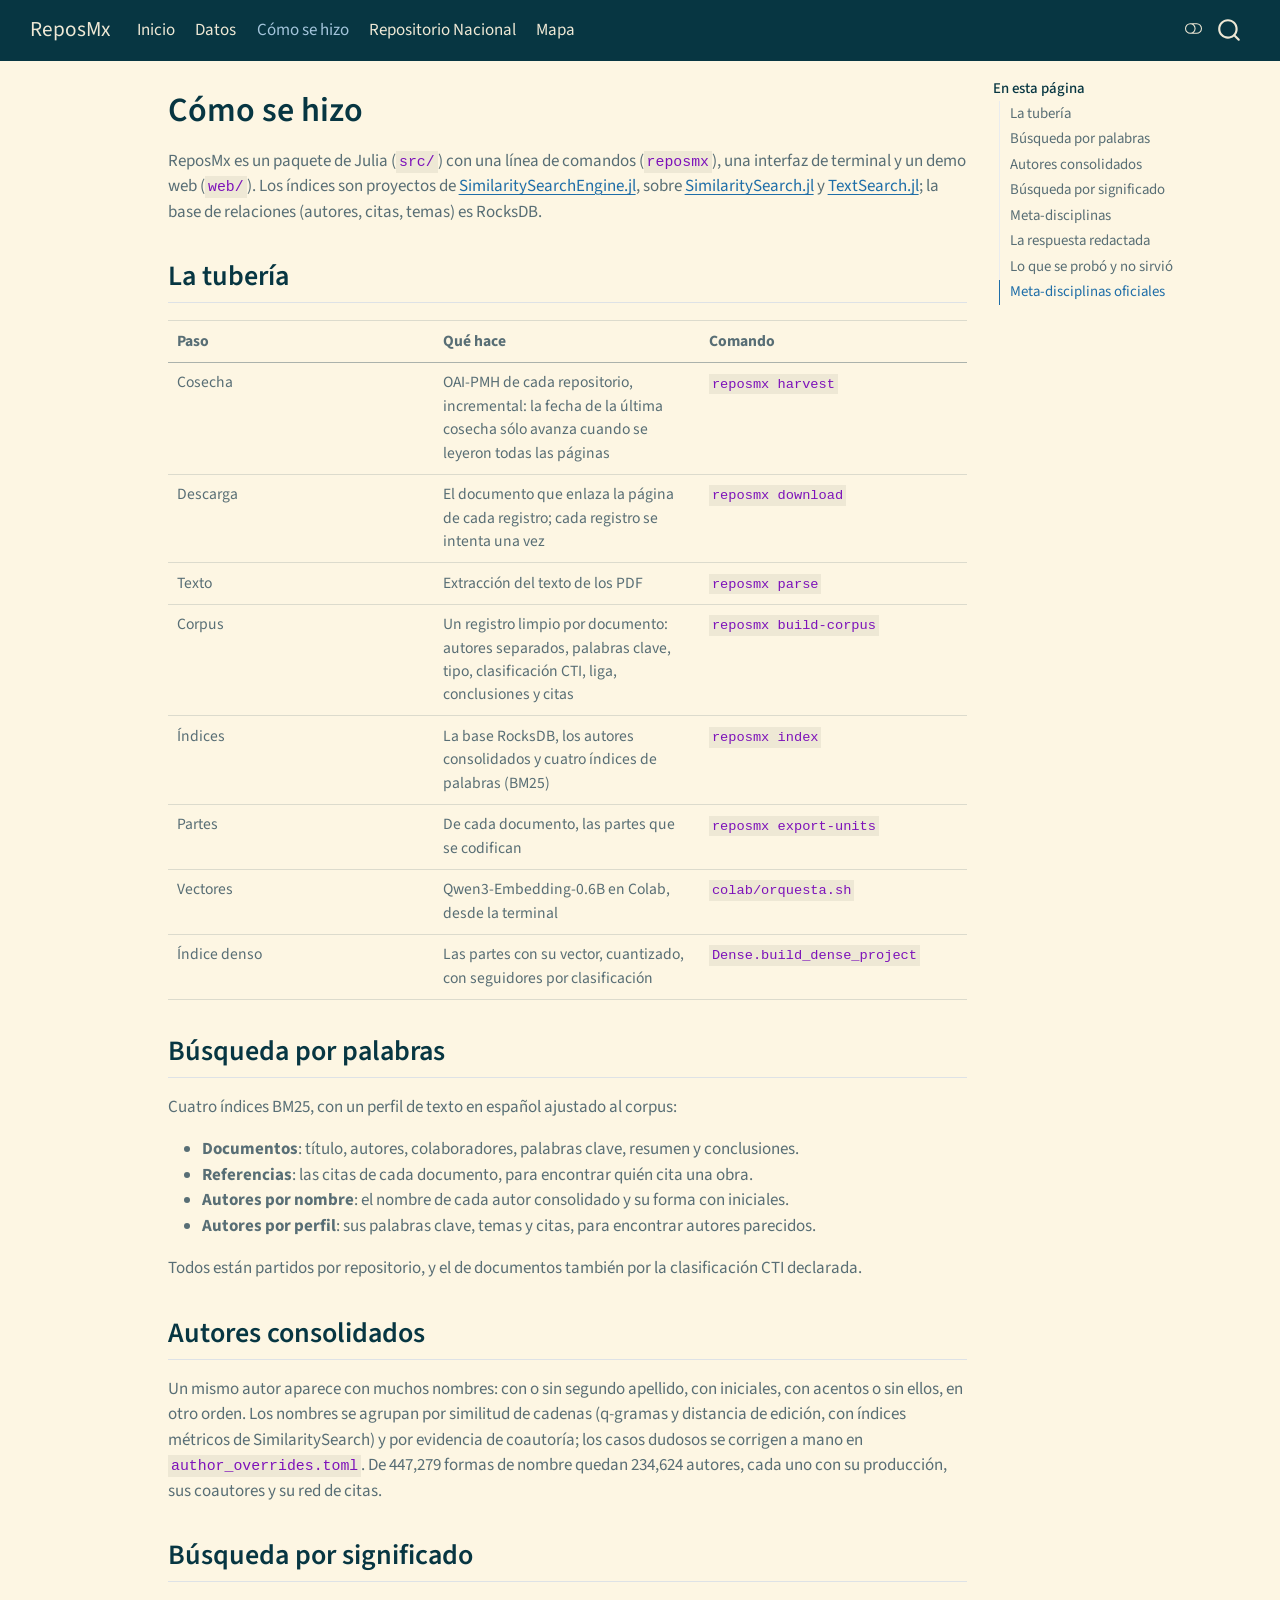
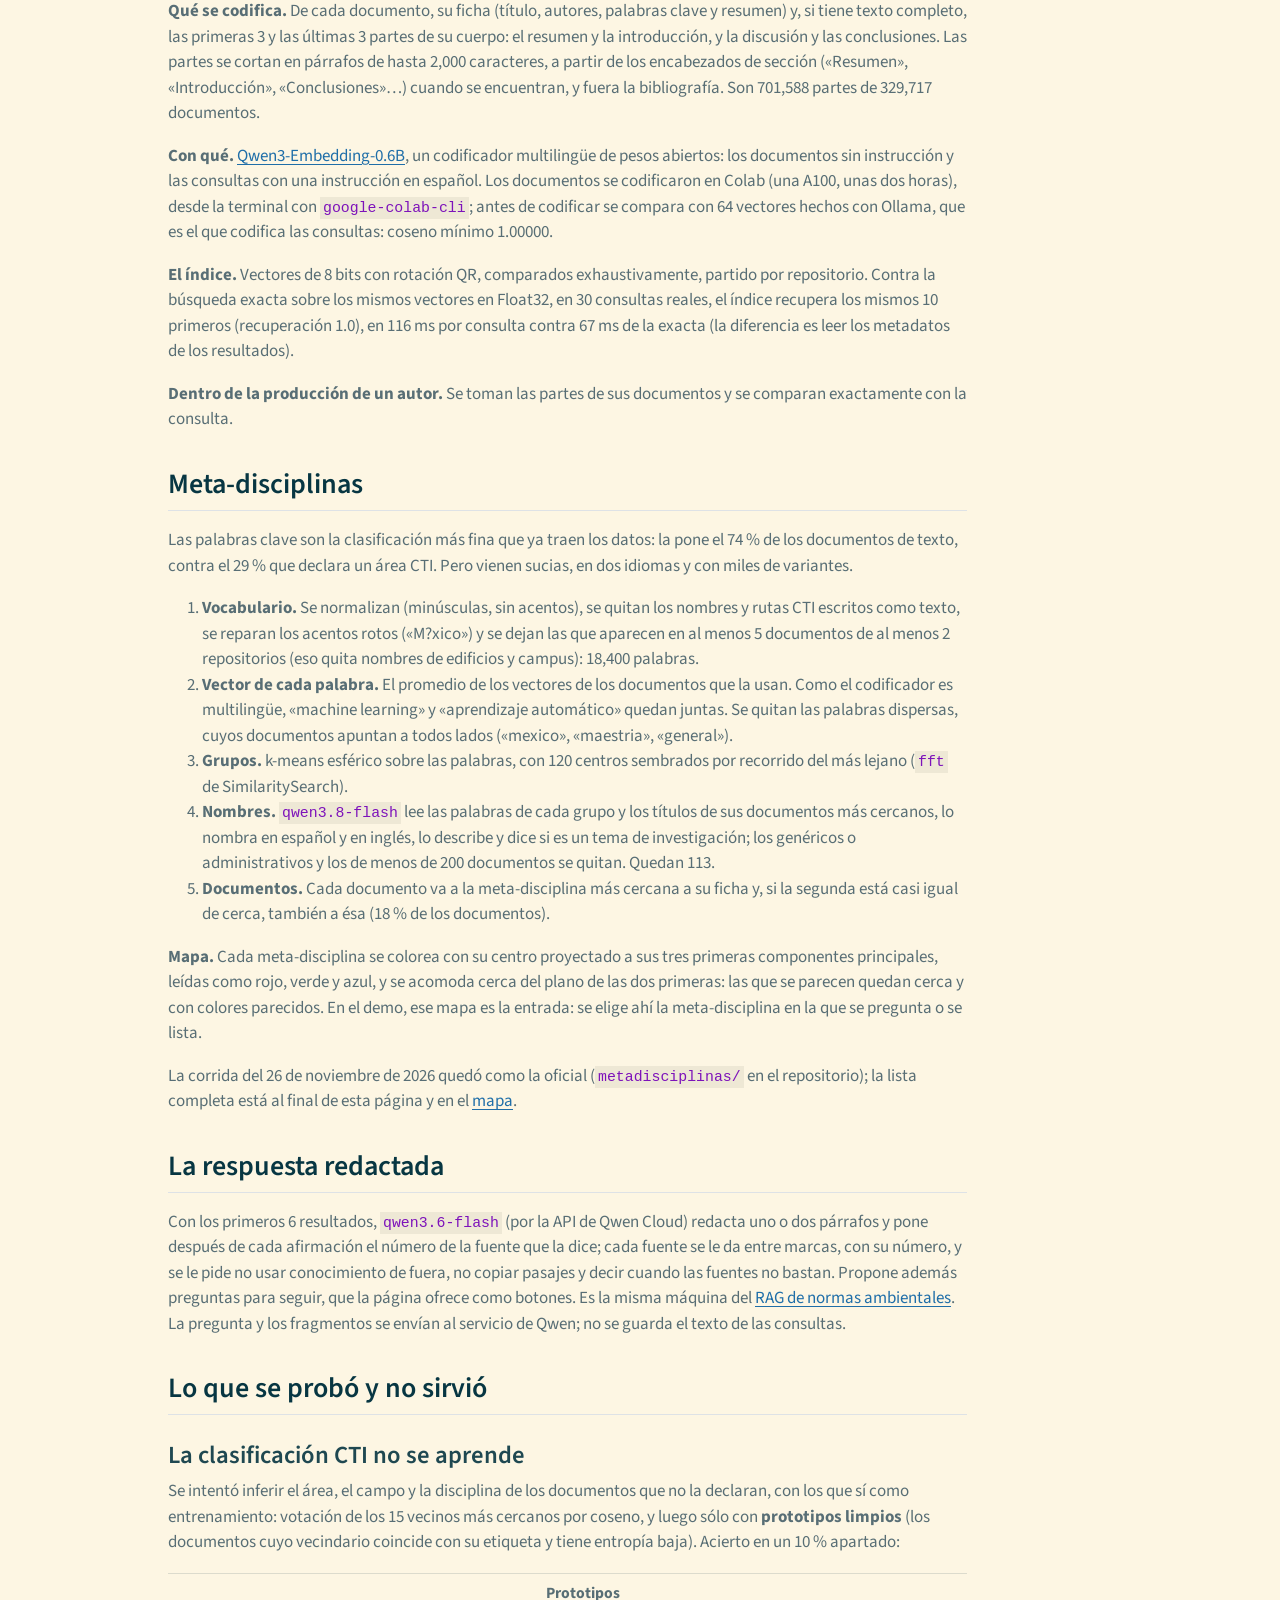
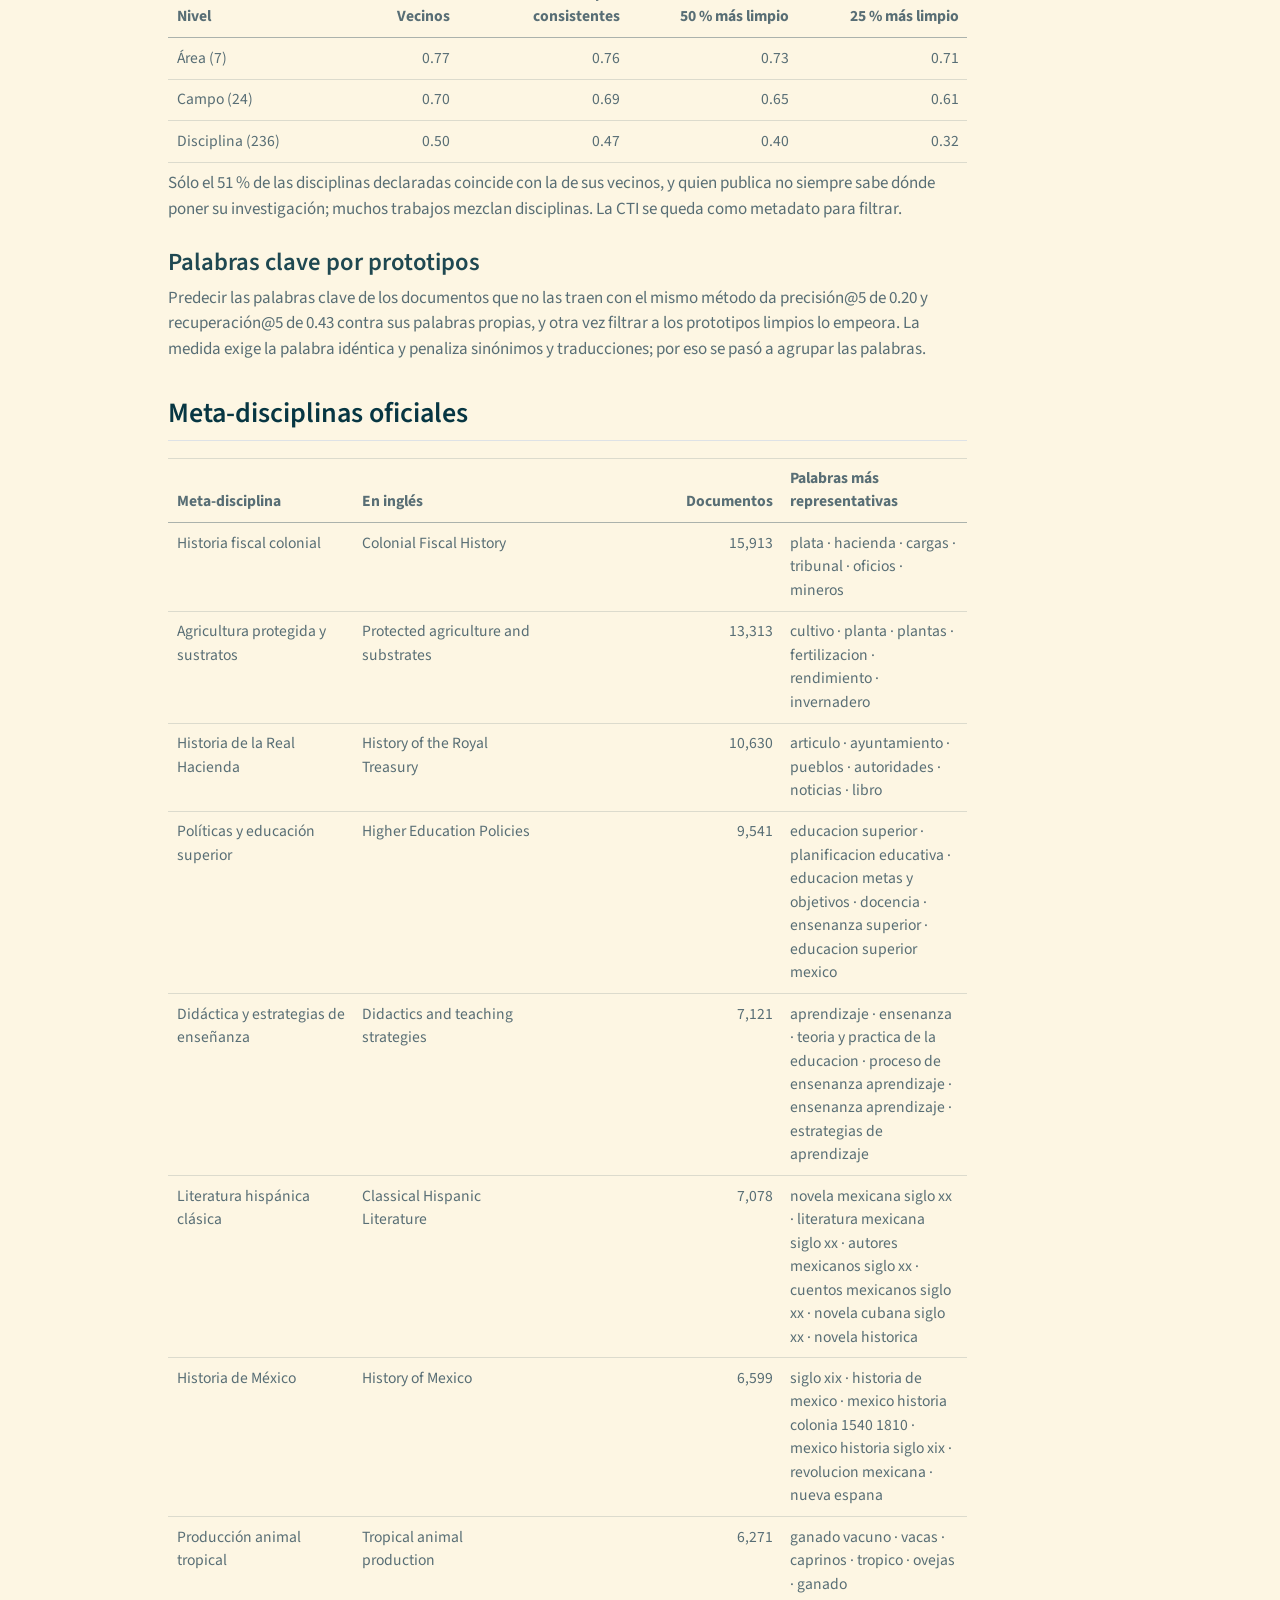
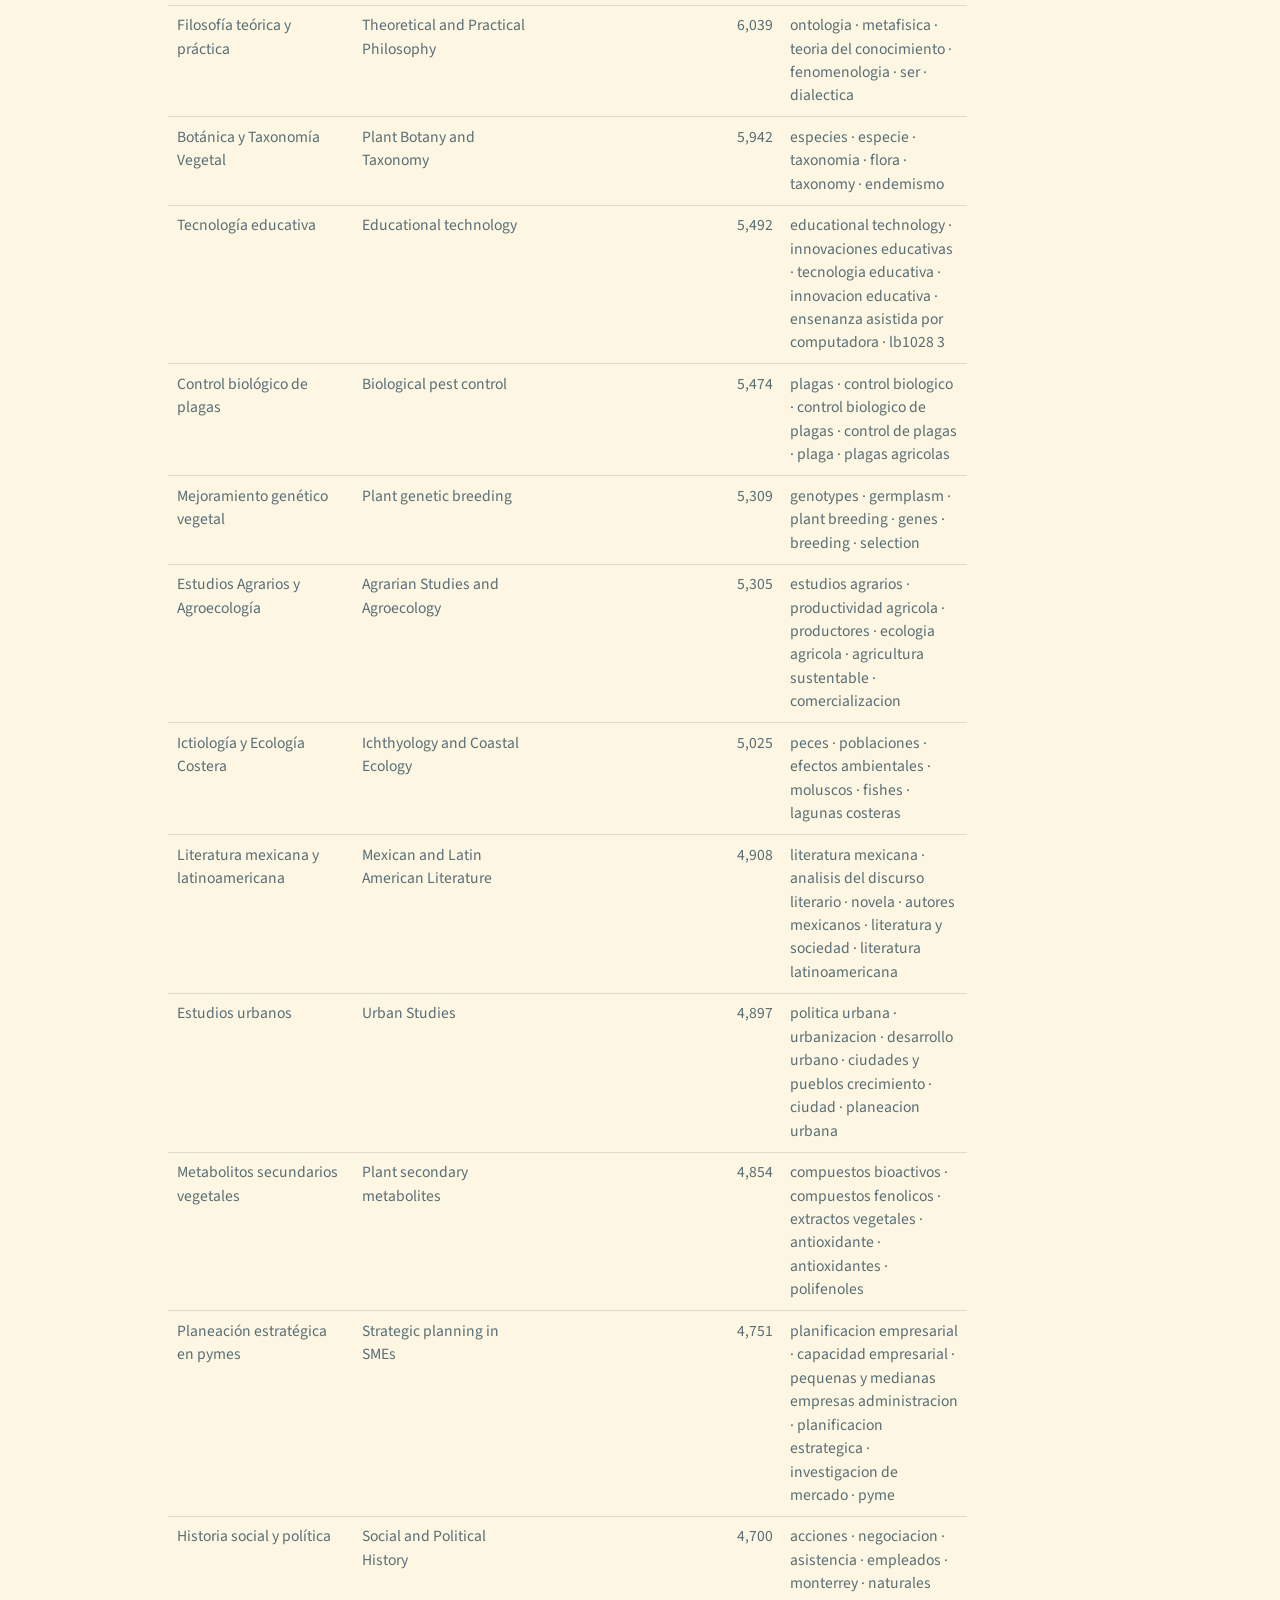
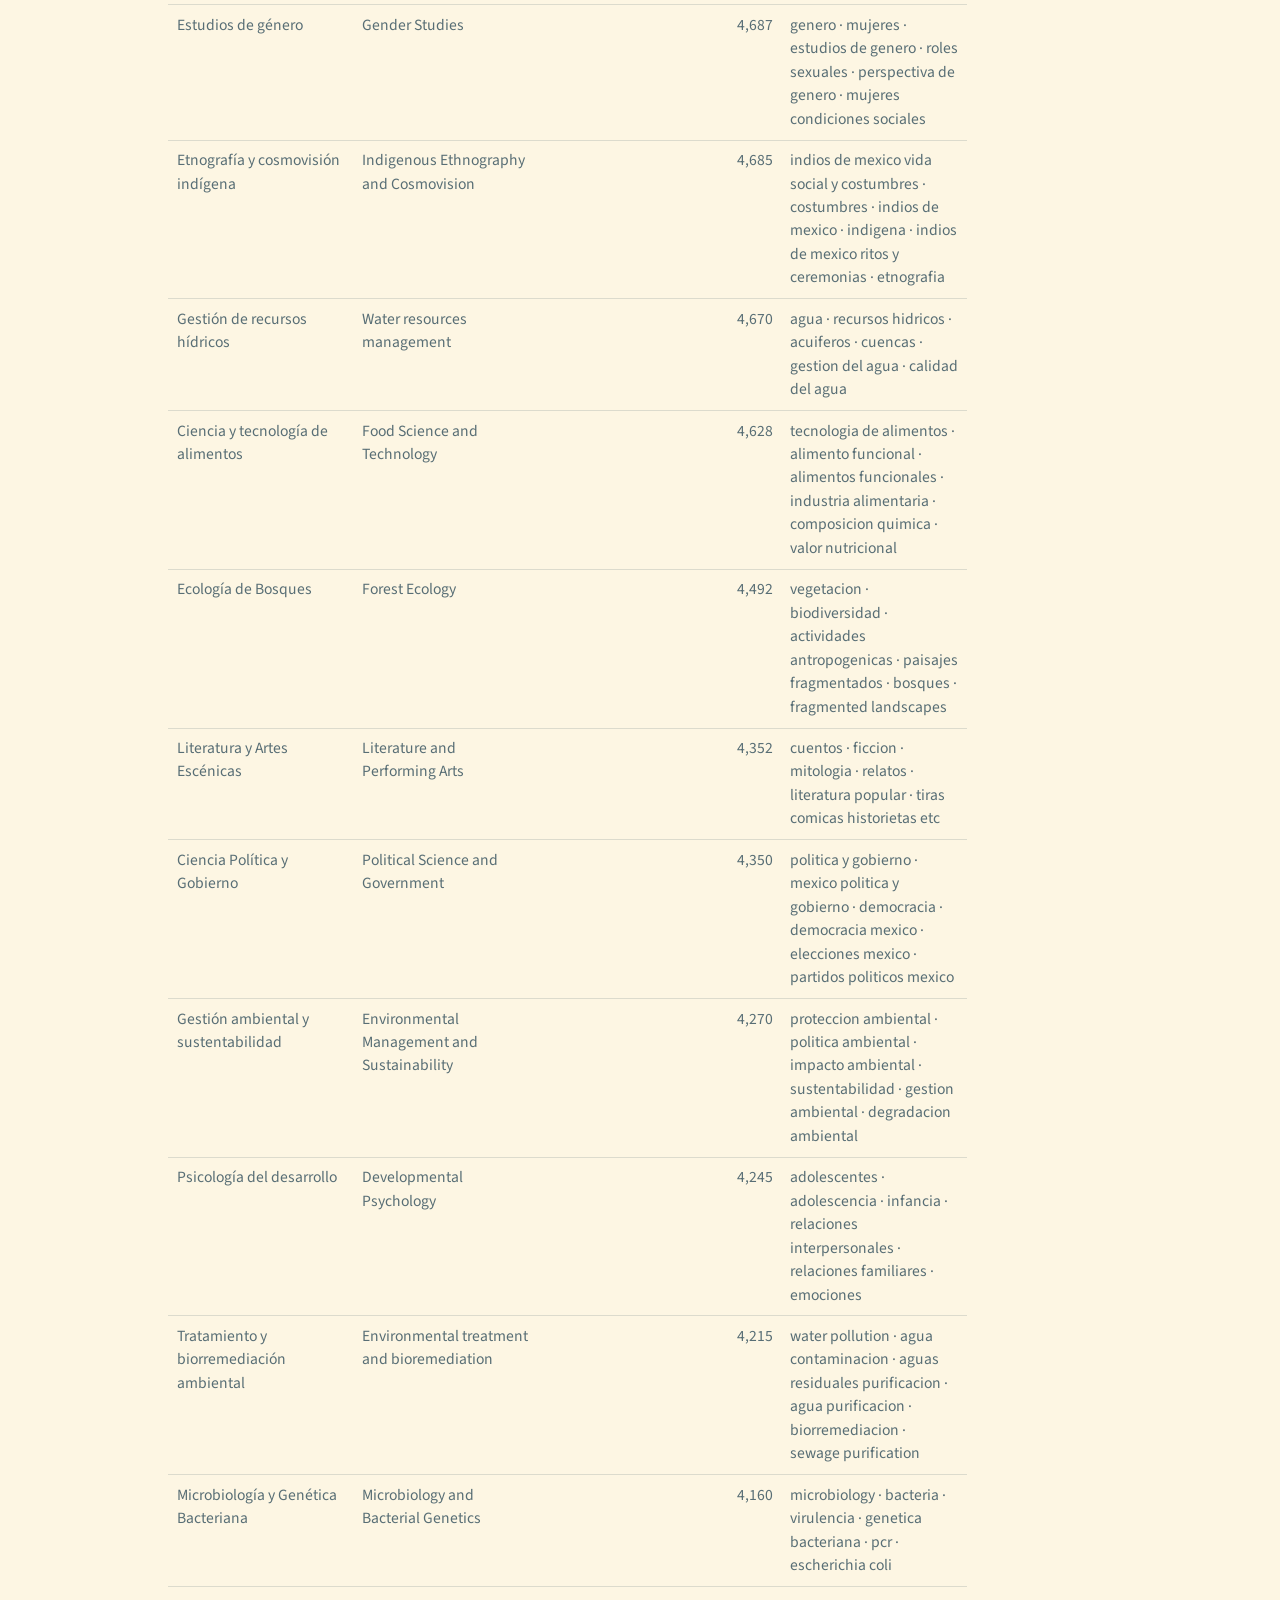
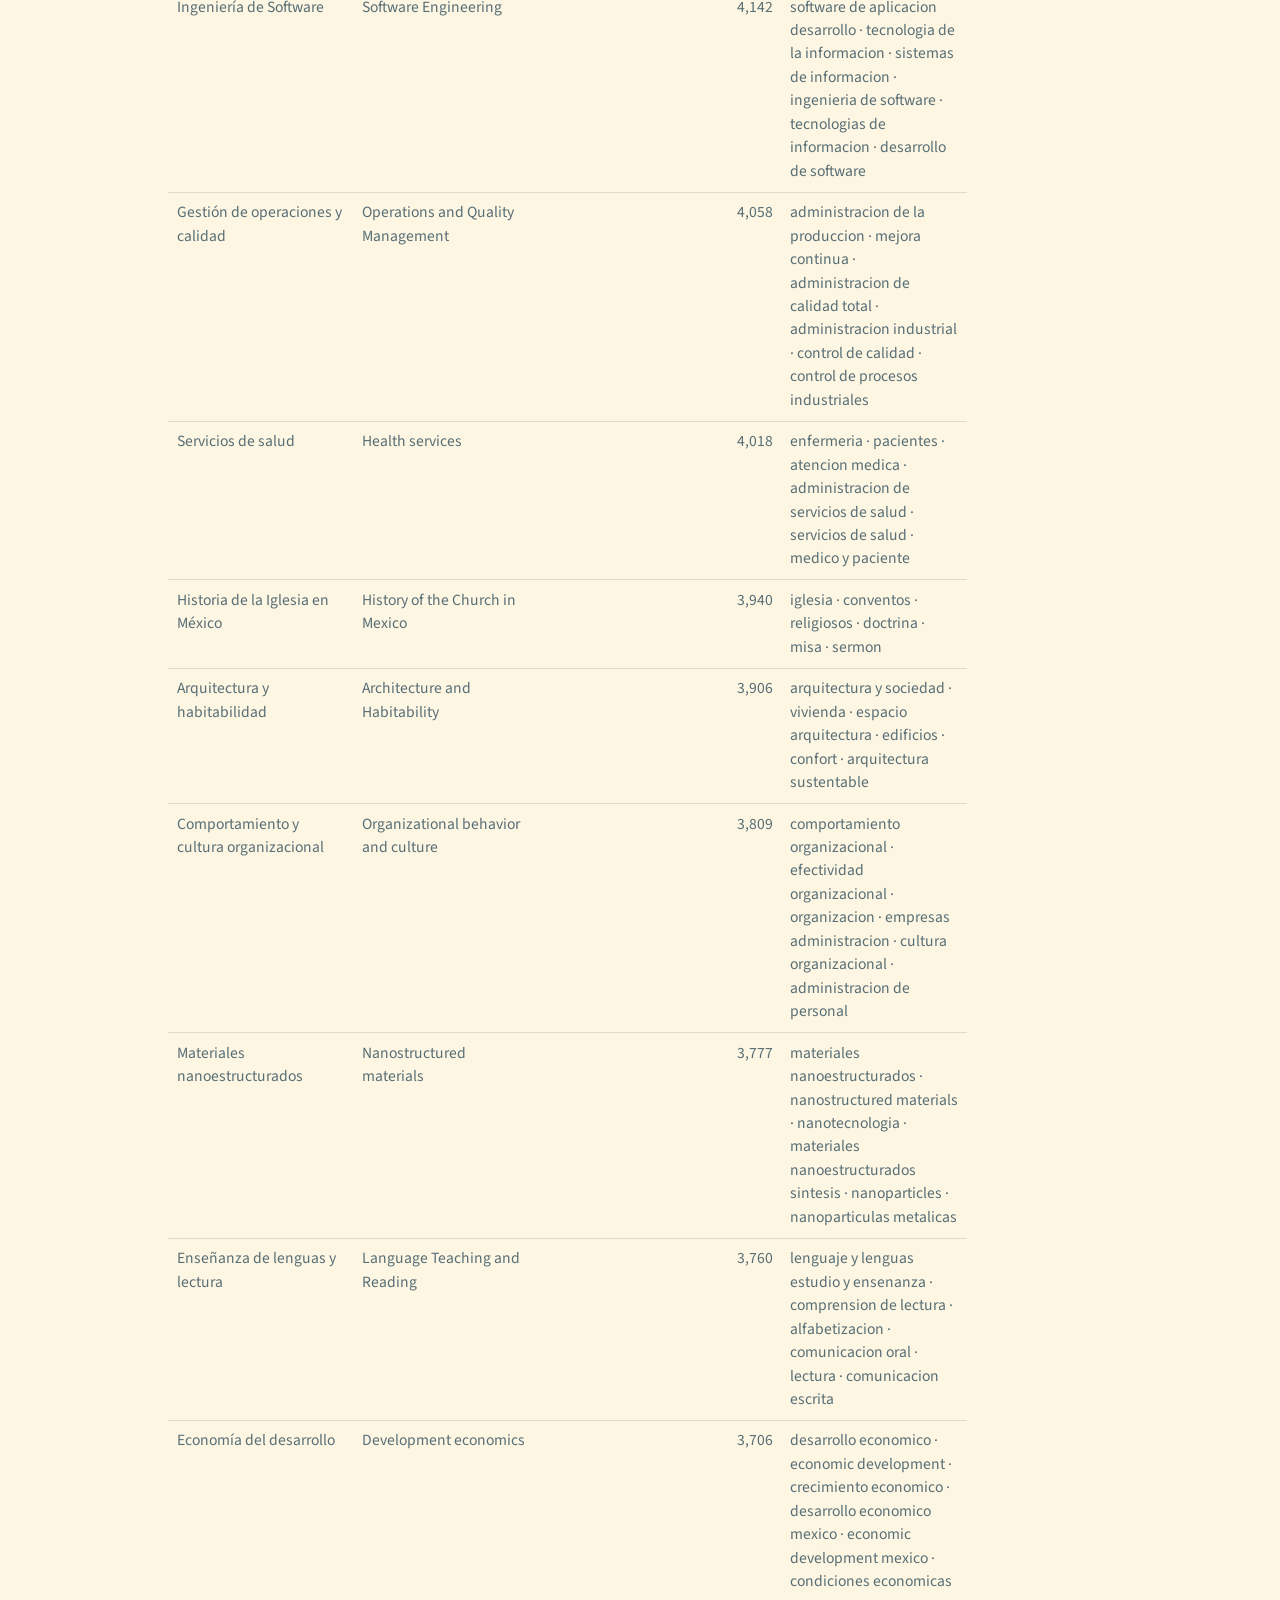
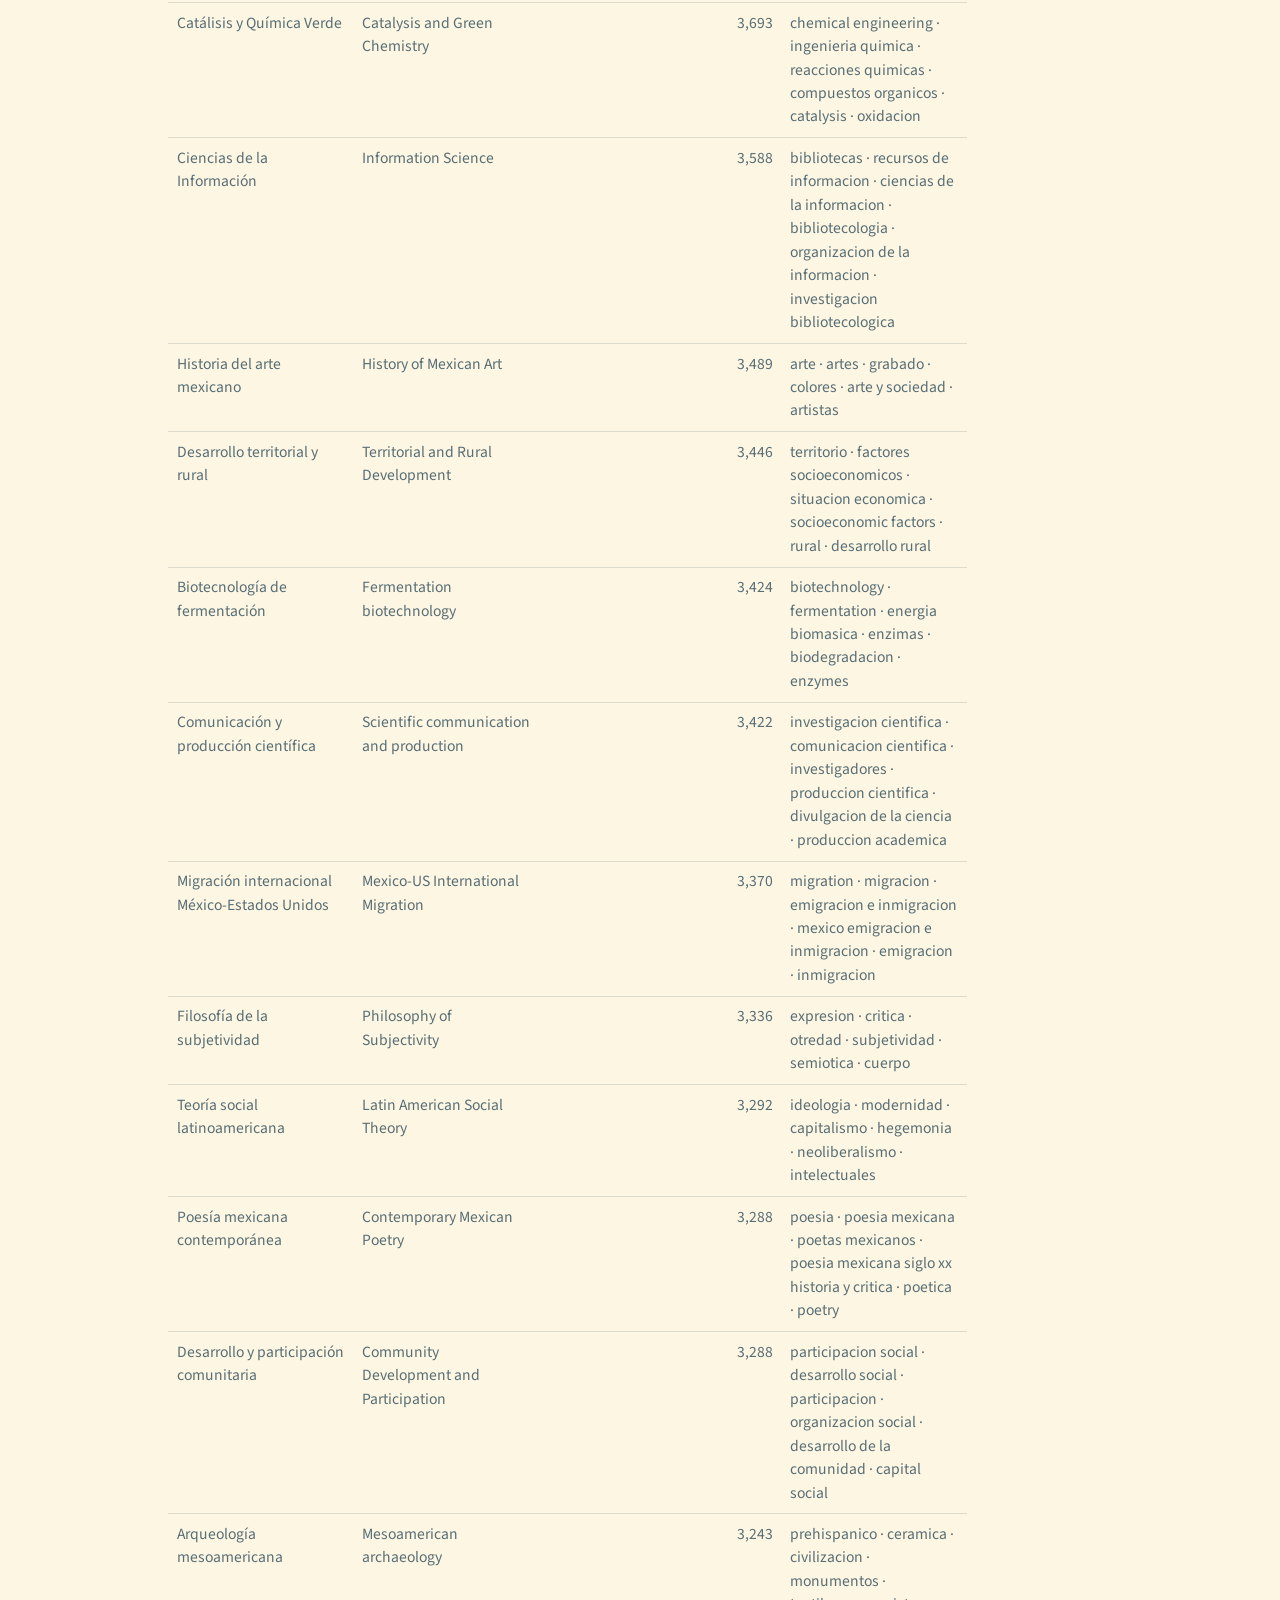
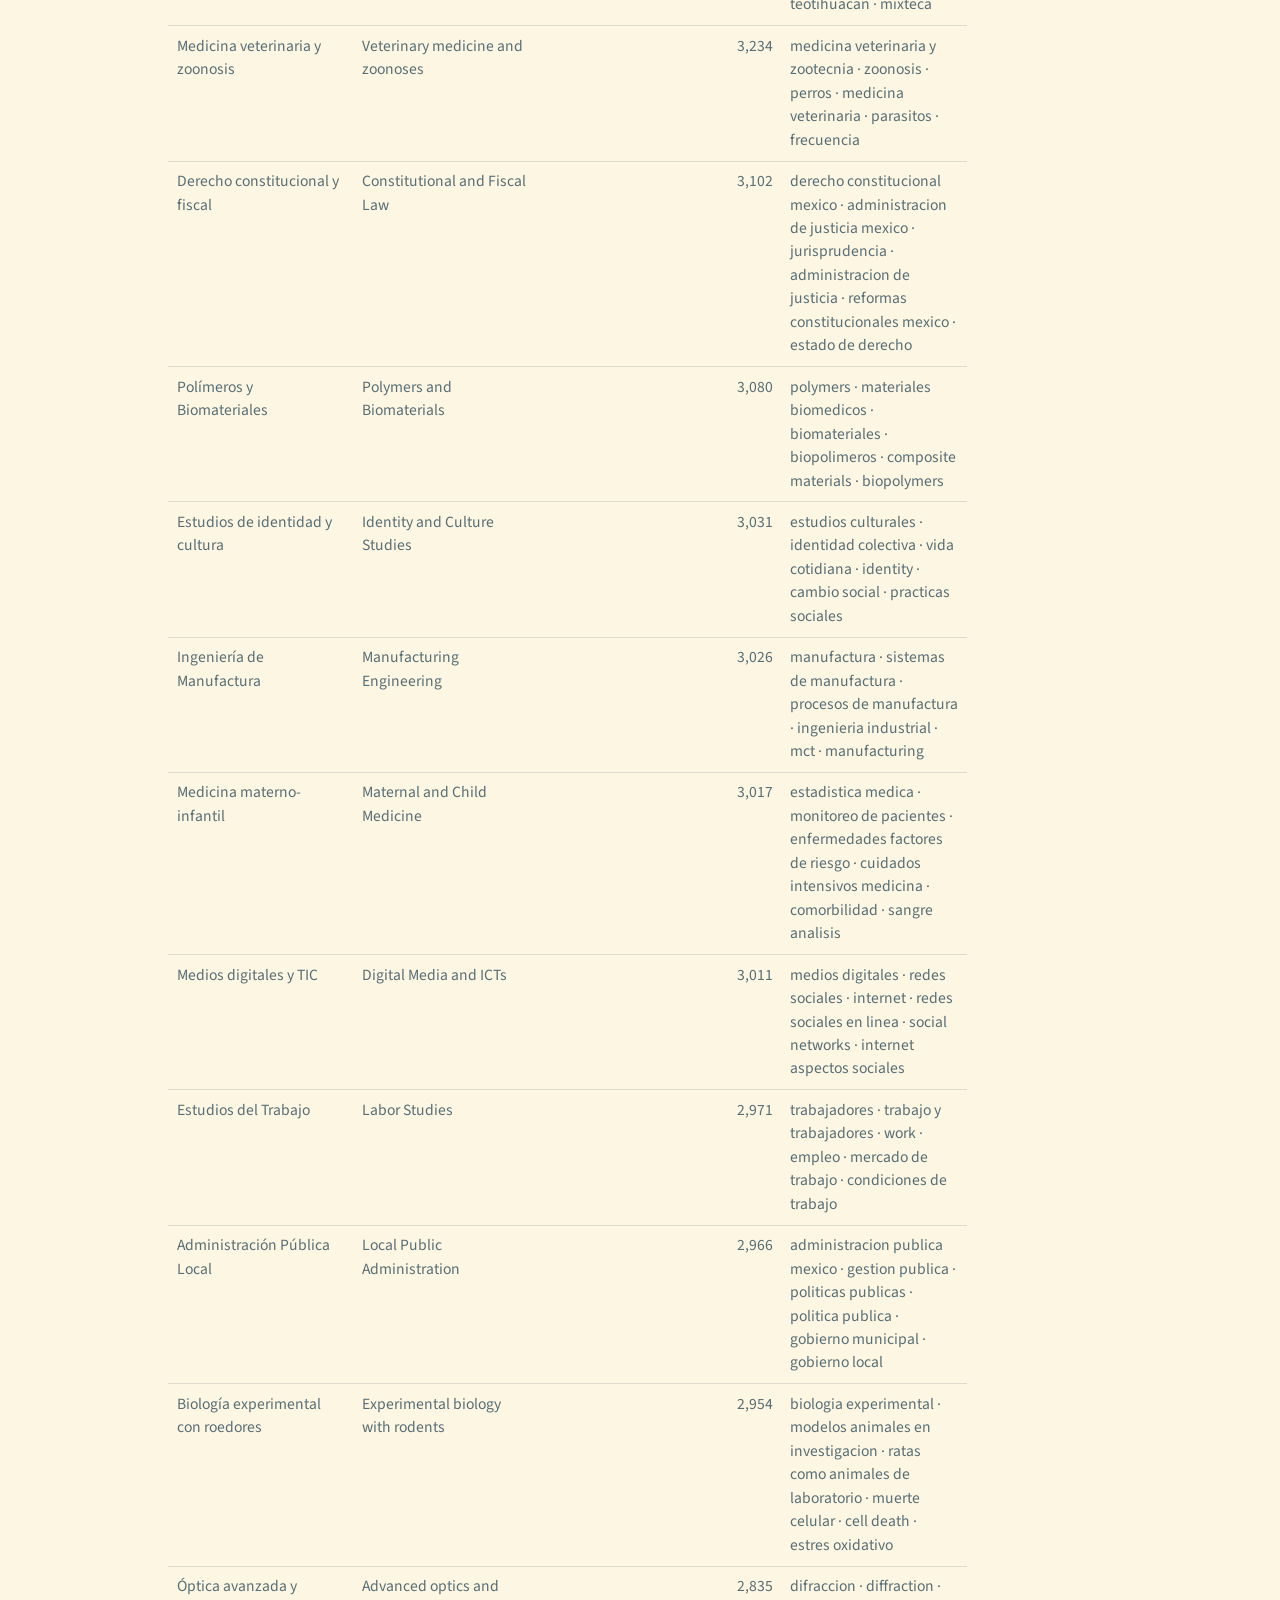
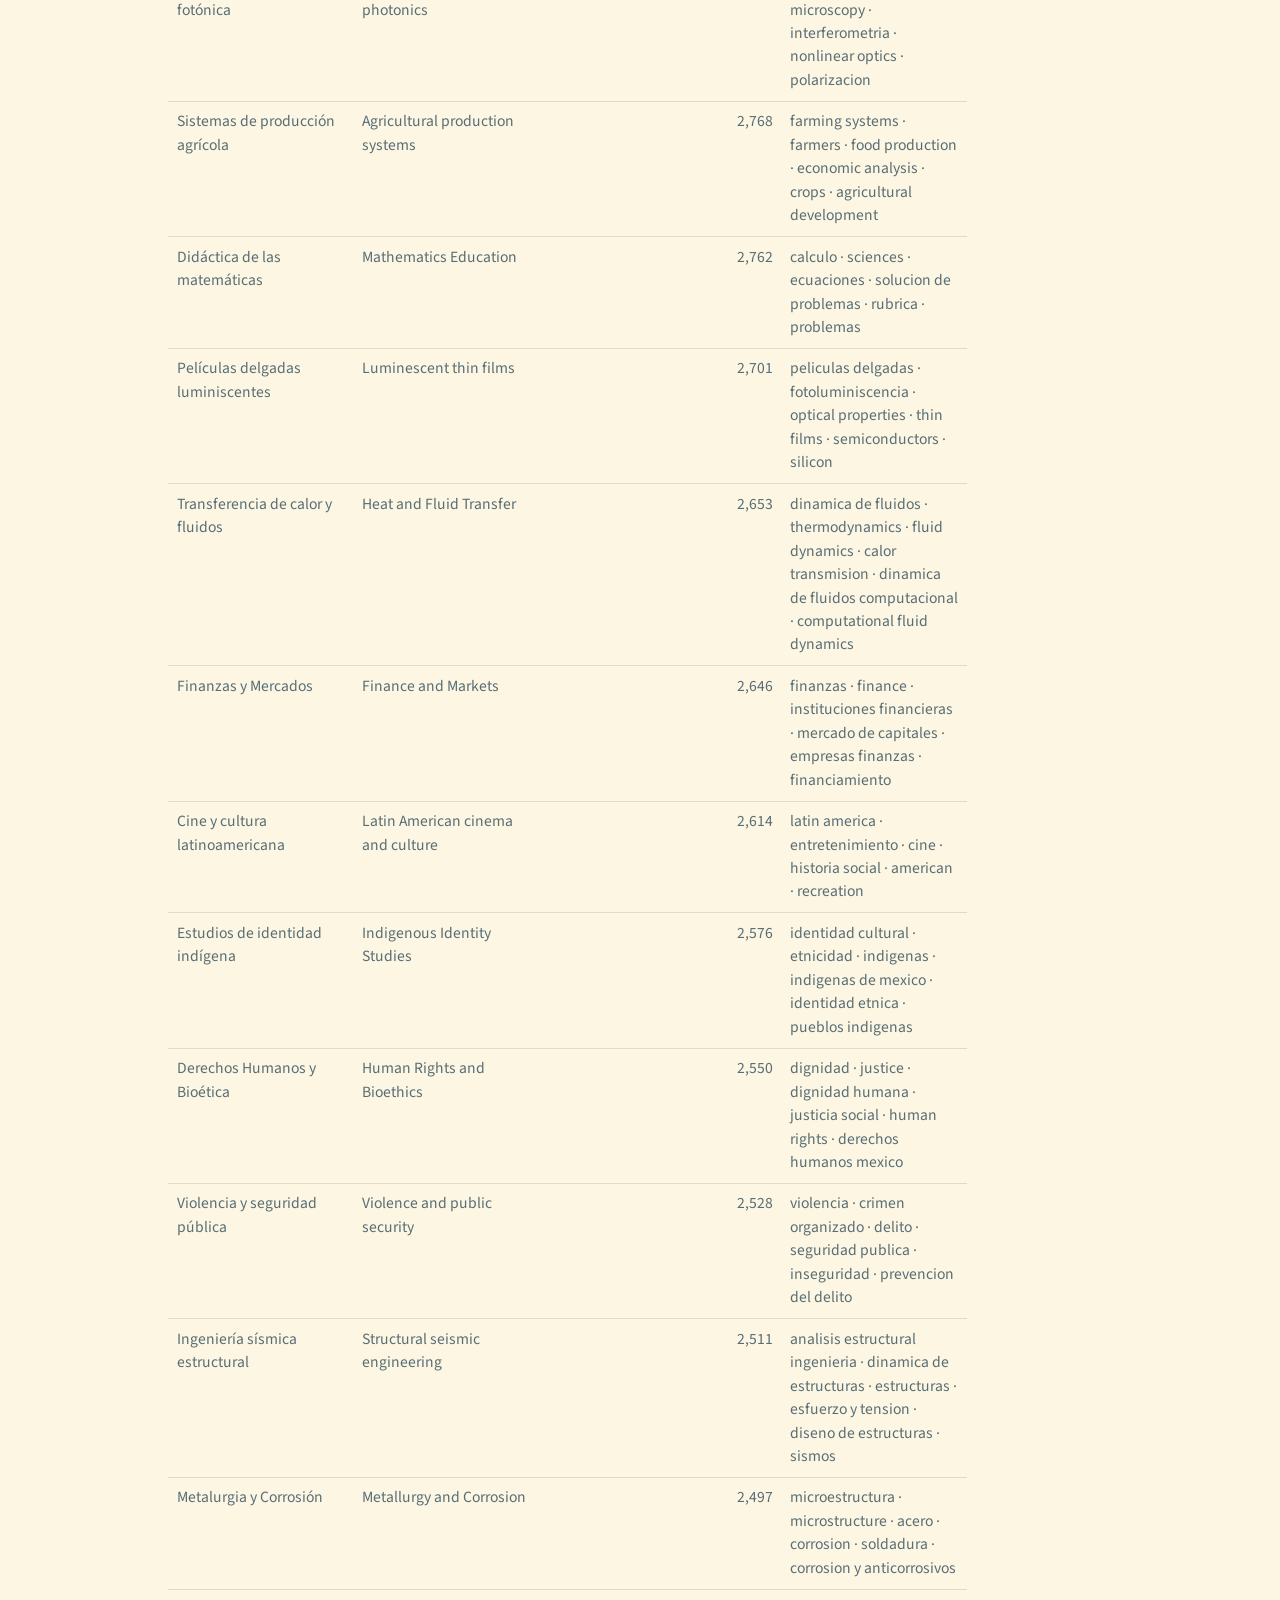
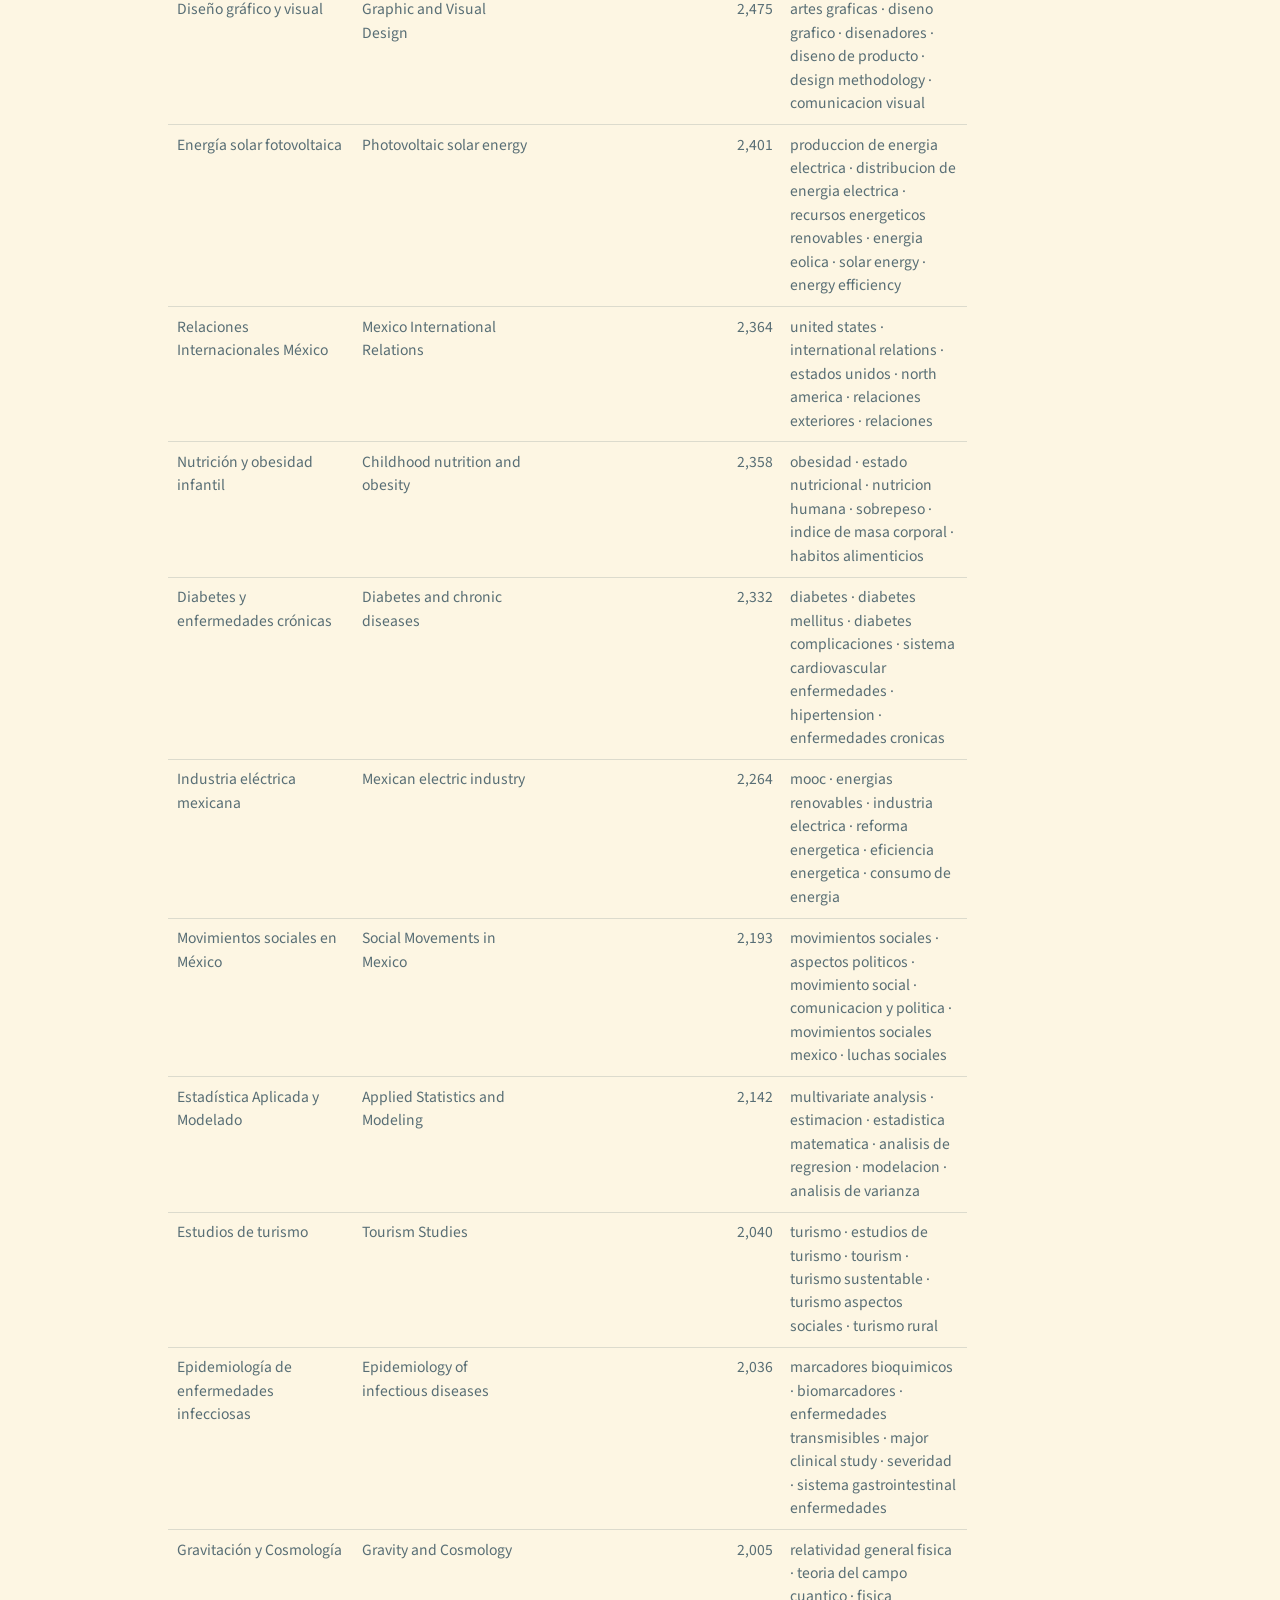
<file: metodo.html>
<!DOCTYPE html>
<html xmlns="http://www.w3.org/1999/xhtml" lang="es" xml:lang="es"><head>

<meta charset="utf-8">
<meta name="generator" content="quarto-1.9.38">

<meta name="viewport" content="width=device-width, initial-scale=1.0, user-scalable=yes">


<title>Cómo se hizo – ReposMx</title>
<style>
/* Default styles provided by pandoc.
** See https://pandoc.org/MANUAL.html#variables-for-html for config info.
*/
code{white-space: pre-wrap;}
span.smallcaps{font-variant: small-caps;}
div.columns{display: flex; gap: min(4vw, 1.5em);}
div.column{flex: auto; overflow-x: auto;}
div.hanging-indent{margin-left: 1.5em; text-indent: -1.5em;}
ul.task-list{list-style: none;}
ul.task-list li input[type="checkbox"] {
  width: 0.8em;
  margin: 0 0.8em 0.2em -1em; /* quarto-specific, see https://github.com/quarto-dev/quarto-cli/issues/4556 */ 
  vertical-align: middle;
}
</style>


<script src="site_libs/quarto-nav/quarto-nav.js"></script>
<script src="site_libs/quarto-nav/headroom.min.js"></script>
<script src="site_libs/clipboard/clipboard.min.js"></script>
<script src="site_libs/quarto-search/autocomplete.umd.js"></script>
<script src="site_libs/quarto-search/fuse.min.js"></script>
<script src="site_libs/quarto-search/quarto-search.js"></script>
<meta name="quarto:offset" content="./">
<script src="site_libs/quarto-html/quarto.js" type="module"></script>
<script src="site_libs/quarto-html/tabsets/tabsets.js" type="module"></script>
<script src="site_libs/quarto-html/popper.min.js"></script>
<script src="site_libs/quarto-html/tippy.umd.min.js"></script>
<script src="site_libs/quarto-html/anchor.min.js"></script>
<link href="site_libs/quarto-html/tippy.css" rel="stylesheet">
<link href="site_libs/quarto-html/quarto-syntax-highlighting-15634bcf2e68342d4ad2dfa704d543f6.css" rel="stylesheet" class="quarto-color-scheme" id="quarto-text-highlighting-styles">
<link href="site_libs/quarto-html/quarto-syntax-highlighting-dark-0a6b7249c26820e032cb0bd839ff02b1.css" rel="stylesheet" class="quarto-color-scheme quarto-color-alternate" id="quarto-text-highlighting-styles">
<link href="site_libs/quarto-html/quarto-syntax-highlighting-15634bcf2e68342d4ad2dfa704d543f6.css" rel="stylesheet" class="quarto-color-scheme-extra" id="quarto-text-highlighting-styles">
<script src="site_libs/bootstrap/bootstrap.min.js"></script>
<link href="site_libs/bootstrap/bootstrap-icons.css" rel="stylesheet">
<link href="site_libs/bootstrap/bootstrap-30e3431ae5cbac7a5cb1fd616ab7c00b.min.css" rel="stylesheet" append-hash="true" class="quarto-color-scheme" id="quarto-bootstrap" data-mode="light">
<link href="site_libs/bootstrap/bootstrap-dark-85dbe192ee8f6afe00700f0bc14ac85f.min.css" rel="stylesheet" append-hash="true" class="quarto-color-scheme quarto-color-alternate" id="quarto-bootstrap" data-mode="dark">
<link href="site_libs/bootstrap/bootstrap-30e3431ae5cbac7a5cb1fd616ab7c00b.min.css" rel="stylesheet" append-hash="true" class="quarto-color-scheme-extra" id="quarto-bootstrap" data-mode="light">
<script id="quarto-search-options" type="application/json">{
  "location": "navbar",
  "copy-button": false,
  "collapse-after": 3,
  "panel-placement": "end",
  "type": "overlay",
  "limit": 50,
  "keyboard-shortcut": [
    "f",
    "/",
    "s"
  ],
  "show-item-context": false,
  "language": {
    "search-no-results-text": "No se han encontrado resultados",
    "search-matching-documents-text": "documentos encontrados",
    "search-copy-link-title": "Copiar el enlace en la búsqueda",
    "search-hide-matches-text": "Ocultar resultados adicionales",
    "search-more-match-text": "resultado adicional en este documento",
    "search-more-matches-text": "resultados adicionales en este documento",
    "search-clear-button-title": "Borrar",
    "search-text-placeholder": "",
    "search-detached-cancel-button-title": "Cancelar",
    "search-submit-button-title": "Enviar",
    "search-label": "Buscar"
  }
}</script>


</head>

<body class="nav-fixed quarto-light"><script id="quarto-html-before-body" type="application/javascript">
    const toggleBodyColorMode = (bsSheetEl) => {
      const mode = bsSheetEl.getAttribute("data-mode");
      const bodyEl = window.document.querySelector("body");
      if (mode === "dark") {
        bodyEl.classList.add("quarto-dark");
        bodyEl.classList.remove("quarto-light");
      } else {
        bodyEl.classList.add("quarto-light");
        bodyEl.classList.remove("quarto-dark");
      }
    }
    const toggleBodyColorPrimary = () => {
      const bsSheetEl = window.document.querySelector("link#quarto-bootstrap:not([rel=disabled-stylesheet])");
      if (bsSheetEl) {
        toggleBodyColorMode(bsSheetEl);
      }
    }
    const setColorSchemeToggle = (alternate) => {
      const toggles = window.document.querySelectorAll('.quarto-color-scheme-toggle');
      for (let i=0; i < toggles.length; i++) {
        const toggle = toggles[i];
        if (toggle) {
          if (alternate) {
            toggle.classList.add("alternate");
          } else {
            toggle.classList.remove("alternate");
          }
        }
      }
    };
    const toggleColorMode = (alternate) => {
      // Switch the stylesheets
      const primaryStylesheets = window.document.querySelectorAll('link.quarto-color-scheme:not(.quarto-color-alternate)');
      const alternateStylesheets = window.document.querySelectorAll('link.quarto-color-scheme.quarto-color-alternate');
      manageTransitions('#quarto-margin-sidebar .nav-link', false);
      if (alternate) {
        // note: dark is layered on light, we don't disable primary!
        enableStylesheet(alternateStylesheets);
        for (const sheetNode of alternateStylesheets) {
          if (sheetNode.id === "quarto-bootstrap") {
            toggleBodyColorMode(sheetNode);
          }
        }
      } else {
        disableStylesheet(alternateStylesheets);
        enableStylesheet(primaryStylesheets)
        toggleBodyColorPrimary();
      }
      manageTransitions('#quarto-margin-sidebar .nav-link', true);
      // Switch the toggles
      setColorSchemeToggle(alternate)
      // Hack to workaround the fact that safari doesn't
      // properly recolor the scrollbar when toggling (#1455)
      if (navigator.userAgent.indexOf('Safari') > 0 && navigator.userAgent.indexOf('Chrome') == -1) {
        manageTransitions("body", false);
        window.scrollTo(0, 1);
        setTimeout(() => {
          window.scrollTo(0, 0);
          manageTransitions("body", true);
        }, 40);
      }
    }
    const disableStylesheet = (stylesheets) => {
      for (let i=0; i < stylesheets.length; i++) {
        const stylesheet = stylesheets[i];
        stylesheet.rel = 'disabled-stylesheet';
      }
    }
    const enableStylesheet = (stylesheets) => {
      for (let i=0; i < stylesheets.length; i++) {
        const stylesheet = stylesheets[i];
        if(stylesheet.rel !== 'stylesheet') { // for Chrome, which will still FOUC without this check
          stylesheet.rel = 'stylesheet';
        }
      }
    }
    const manageTransitions = (selector, allowTransitions) => {
      const els = window.document.querySelectorAll(selector);
      for (let i=0; i < els.length; i++) {
        const el = els[i];
        if (allowTransitions) {
          el.classList.remove('notransition');
        } else {
          el.classList.add('notransition');
        }
      }
    }
    const isFileUrl = () => {
      return window.location.protocol === 'file:';
    }
    const hasAlternateSentinel = () => {
      let styleSentinel = getColorSchemeSentinel();
      if (styleSentinel !== null) {
        return styleSentinel === "alternate";
      } else {
        return false;
      }
    }
    const setStyleSentinel = (alternate) => {
      const value = alternate ? "alternate" : "default";
      if (!isFileUrl()) {
        window.localStorage.setItem("quarto-color-scheme", value);
      } else {
        localAlternateSentinel = value;
      }
    }
    const getColorSchemeSentinel = () => {
      if (!isFileUrl()) {
        const storageValue = window.localStorage.getItem("quarto-color-scheme");
        return storageValue != null ? storageValue : localAlternateSentinel;
      } else {
        return localAlternateSentinel;
      }
    }
    const toggleGiscusIfUsed = (isAlternate, darkModeDefault) => {
      const baseTheme = document.querySelector('#giscus-base-theme')?.value ?? 'light';
      const alternateTheme = document.querySelector('#giscus-alt-theme')?.value ?? 'dark';
      let newTheme = '';
      if(authorPrefersDark) {
        newTheme = isAlternate ? baseTheme : alternateTheme;
      } else {
        newTheme = isAlternate ? alternateTheme : baseTheme;
      }
      const changeGiscusTheme = () => {
        // From: https://github.com/giscus/giscus/issues/336
        const sendMessage = (message) => {
          const iframe = document.querySelector('iframe.giscus-frame');
          if (!iframe) return;
          iframe.contentWindow.postMessage({ giscus: message }, 'https://giscus.app');
        }
        sendMessage({
          setConfig: {
            theme: newTheme
          }
        });
      }
      const isGiscussLoaded = window.document.querySelector('iframe.giscus-frame') !== null;
      if (isGiscussLoaded) {
        changeGiscusTheme();
      }
    };
    const authorPrefersDark = false;
    const darkModeDefault = authorPrefersDark;
      document.querySelector('link#quarto-text-highlighting-styles.quarto-color-scheme-extra').rel = 'disabled-stylesheet';
      document.querySelector('link#quarto-bootstrap.quarto-color-scheme-extra').rel = 'disabled-stylesheet';
    let localAlternateSentinel = darkModeDefault ? 'alternate' : 'default';
    // Dark / light mode switch
    window.quartoToggleColorScheme = () => {
      // Read the current dark / light value
      let toAlternate = !hasAlternateSentinel();
      toggleColorMode(toAlternate);
      setStyleSentinel(toAlternate);
      toggleGiscusIfUsed(toAlternate, darkModeDefault);
      window.dispatchEvent(new Event('resize'));
    };
    // Switch to dark mode if need be
    if (hasAlternateSentinel()) {
      toggleColorMode(true);
    } else {
      toggleColorMode(false);
    }
  </script>

<div id="quarto-search-results"></div>
  <header id="quarto-header" class="headroom fixed-top">
    <nav class="navbar navbar-expand-lg " data-bs-theme="dark">
      <div class="navbar-container container-fluid">
      <div class="navbar-brand-container mx-auto">
    <a class="navbar-brand" href="./index.html">
    <span class="navbar-title">ReposMx</span>
    </a>
  </div>
            <div id="quarto-search" class="" title="Buscar"></div>
          <button class="navbar-toggler" type="button" data-bs-toggle="collapse" data-bs-target="#navbarCollapse" aria-controls="navbarCollapse" role="menu" aria-expanded="false" aria-label="Navegación de palanca" onclick="if (window.quartoToggleHeadroom) { window.quartoToggleHeadroom(); }">
  <span class="navbar-toggler-icon"></span>
</button>
          <div class="collapse navbar-collapse" id="navbarCollapse">
            <ul class="navbar-nav navbar-nav-scroll me-auto">
  <li class="nav-item">
    <a class="nav-link" href="./index.html"> 
<span class="menu-text">Inicio</span></a>
  </li>  
  <li class="nav-item">
    <a class="nav-link" href="./datos.html"> 
<span class="menu-text">Datos</span></a>
  </li>  
  <li class="nav-item">
    <a class="nav-link active" href="./metodo.html" aria-current="page"> 
<span class="menu-text">Cómo se hizo</span></a>
  </li>  
  <li class="nav-item">
    <a class="nav-link" href="./repositorio-nacional.html"> 
<span class="menu-text">Repositorio Nacional</span></a>
  </li>  
  <li class="nav-item">
    <a class="nav-link" href="./mapa.html"> 
<span class="menu-text">Mapa</span></a>
  </li>  
</ul>
          </div> <!-- /navcollapse -->
            <div class="quarto-navbar-tools">
  <a href="" class="quarto-color-scheme-toggle quarto-navigation-tool  px-1" onclick="window.quartoToggleColorScheme(); return false;" title="Alternar modo oscuro"><i class="bi"></i></a>
</div>
      </div> <!-- /container-fluid -->
    </nav>
</header>
<!-- content -->
<div id="quarto-content" class="quarto-container page-columns page-rows-contents page-layout-article page-navbar">
<!-- sidebar -->
<!-- margin-sidebar -->
    <div id="quarto-margin-sidebar" class="sidebar margin-sidebar">
        <nav id="TOC" role="doc-toc" class="toc-active">
    <h2 id="toc-title">En esta página</h2>
   
  <ul>
  <li><a href="#la-tubería" id="toc-la-tubería" class="nav-link active" data-scroll-target="#la-tubería">La tubería</a></li>
  <li><a href="#búsqueda-por-palabras" id="toc-búsqueda-por-palabras" class="nav-link" data-scroll-target="#búsqueda-por-palabras">Búsqueda por palabras</a></li>
  <li><a href="#autores-consolidados" id="toc-autores-consolidados" class="nav-link" data-scroll-target="#autores-consolidados">Autores consolidados</a></li>
  <li><a href="#búsqueda-por-significado" id="toc-búsqueda-por-significado" class="nav-link" data-scroll-target="#búsqueda-por-significado">Búsqueda por significado</a></li>
  <li><a href="#meta-disciplinas" id="toc-meta-disciplinas" class="nav-link" data-scroll-target="#meta-disciplinas">Meta-disciplinas</a></li>
  <li><a href="#la-respuesta-redactada" id="toc-la-respuesta-redactada" class="nav-link" data-scroll-target="#la-respuesta-redactada">La respuesta redactada</a></li>
  <li><a href="#lo-que-se-probó-y-no-sirvió" id="toc-lo-que-se-probó-y-no-sirvió" class="nav-link" data-scroll-target="#lo-que-se-probó-y-no-sirvió">Lo que se probó y no sirvió</a>
  <ul class="collapse">
  <li><a href="#la-clasificación-cti-no-se-aprende" id="toc-la-clasificación-cti-no-se-aprende" class="nav-link" data-scroll-target="#la-clasificación-cti-no-se-aprende">La clasificación CTI no se aprende</a></li>
  <li><a href="#palabras-clave-por-prototipos" id="toc-palabras-clave-por-prototipos" class="nav-link" data-scroll-target="#palabras-clave-por-prototipos">Palabras clave por prototipos</a></li>
  </ul></li>
  <li><a href="#meta-disciplinas-oficiales" id="toc-meta-disciplinas-oficiales" class="nav-link" data-scroll-target="#meta-disciplinas-oficiales">Meta-disciplinas oficiales</a></li>
  </ul>
</nav>
    </div>
<!-- main -->
<main class="content" id="quarto-document-content">


<header id="title-block-header" class="quarto-title-block default">
<div class="quarto-title">
<h1 class="title">Cómo se hizo</h1>
</div>



<div class="quarto-title-meta">

    
  
    
  </div>
  


</header>


<p>ReposMx es un paquete de Julia (<code>src/</code>) con una línea de comandos (<code>reposmx</code>), una interfaz de terminal y un demo web (<code>web/</code>). Los índices son proyectos de <a href="https://github.com/sadit/SimilaritySearchEngine.jl">SimilaritySearchEngine.jl</a>, sobre <a href="https://github.com/sadit/SimilaritySearch.jl">SimilaritySearch.jl</a> y <a href="https://github.com/sadit/TextSearch.jl">TextSearch.jl</a>; la base de relaciones (autores, citas, temas) es RocksDB.</p>
<section id="la-tubería" class="level2">
<h2 class="anchored" data-anchor-id="la-tubería">La tubería</h2>
<table class="caption-top table">
<colgroup>
<col style="width: 33%">
<col style="width: 33%">
<col style="width: 33%">
</colgroup>
<thead>
<tr class="header">
<th>Paso</th>
<th>Qué hace</th>
<th>Comando</th>
</tr>
</thead>
<tbody>
<tr class="odd">
<td>Cosecha</td>
<td>OAI-PMH de cada repositorio, incremental: la fecha de la última cosecha sólo avanza cuando se leyeron todas las páginas</td>
<td><code>reposmx harvest</code></td>
</tr>
<tr class="even">
<td>Descarga</td>
<td>El documento que enlaza la página de cada registro; cada registro se intenta una vez</td>
<td><code>reposmx download</code></td>
</tr>
<tr class="odd">
<td>Texto</td>
<td>Extracción del texto de los PDF</td>
<td><code>reposmx parse</code></td>
</tr>
<tr class="even">
<td>Corpus</td>
<td>Un registro limpio por documento: autores separados, palabras clave, tipo, clasificación CTI, liga, conclusiones y citas</td>
<td><code>reposmx build-corpus</code></td>
</tr>
<tr class="odd">
<td>Índices</td>
<td>La base RocksDB, los autores consolidados y cuatro índices de palabras (BM25)</td>
<td><code>reposmx index</code></td>
</tr>
<tr class="even">
<td>Partes</td>
<td>De cada documento, las partes que se codifican</td>
<td><code>reposmx export-units</code></td>
</tr>
<tr class="odd">
<td>Vectores</td>
<td>Qwen3-Embedding-0.6B en Colab, desde la terminal</td>
<td><code>colab/orquesta.sh</code></td>
</tr>
<tr class="even">
<td>Índice denso</td>
<td>Las partes con su vector, cuantizado, con seguidores por clasificación</td>
<td><code>Dense.build_dense_project</code></td>
</tr>
</tbody>
</table>
</section>
<section id="búsqueda-por-palabras" class="level2">
<h2 class="anchored" data-anchor-id="búsqueda-por-palabras">Búsqueda por palabras</h2>
<p>Cuatro índices BM25, con un perfil de texto en español ajustado al corpus:</p>
<ul>
<li><strong>Documentos</strong>: título, autores, colaboradores, palabras clave, resumen y conclusiones.</li>
<li><strong>Referencias</strong>: las citas de cada documento, para encontrar quién cita una obra.</li>
<li><strong>Autores por nombre</strong>: el nombre de cada autor consolidado y su forma con iniciales.</li>
<li><strong>Autores por perfil</strong>: sus palabras clave, temas y citas, para encontrar autores parecidos.</li>
</ul>
<p>Todos están partidos por repositorio, y el de documentos también por la clasificación CTI declarada.</p>
</section>
<section id="autores-consolidados" class="level2">
<h2 class="anchored" data-anchor-id="autores-consolidados">Autores consolidados</h2>
<p>Un mismo autor aparece con muchos nombres: con o sin segundo apellido, con iniciales, con acentos o sin ellos, en otro orden. Los nombres se agrupan por similitud de cadenas (q-gramas y distancia de edición, con índices métricos de SimilaritySearch) y por evidencia de coautoría; los casos dudosos se corrigen a mano en <code>author_overrides.toml</code>. De 447,279 formas de nombre quedan 234,624 autores, cada uno con su producción, sus coautores y su red de citas.</p>
</section>
<section id="búsqueda-por-significado" class="level2">
<h2 class="anchored" data-anchor-id="búsqueda-por-significado">Búsqueda por significado</h2>
<p><strong>Qué se codifica.</strong> De cada documento, su ficha (título, autores, palabras clave y resumen) y, si tiene texto completo, las primeras 3 y las últimas 3 partes de su cuerpo: el resumen y la introducción, y la discusión y las conclusiones. Las partes se cortan en párrafos de hasta 2,000 caracteres, a partir de los encabezados de sección («Resumen», «Introducción», «Conclusiones»…) cuando se encuentran, y fuera la bibliografía. Son 701,588 partes de 329,717 documentos.</p>
<p><strong>Con qué.</strong> <a href="https://huggingface.co/Qwen/Qwen3-Embedding-0.6B">Qwen3-Embedding-0.6B</a>, un codificador multilingüe de pesos abiertos: los documentos sin instrucción y las consultas con una instrucción en español. Los documentos se codificaron en Colab (una A100, unas dos horas), desde la terminal con <code>google-colab-cli</code>; antes de codificar se compara con 64 vectores hechos con Ollama, que es el que codifica las consultas: coseno mínimo 1.00000.</p>
<p><strong>El índice.</strong> Vectores de 8 bits con rotación QR, comparados exhaustivamente, partido por repositorio. Contra la búsqueda exacta sobre los mismos vectores en Float32, en 30 consultas reales, el índice recupera los mismos 10 primeros (recuperación 1.0), en 116 ms por consulta contra 67 ms de la exacta (la diferencia es leer los metadatos de los resultados).</p>
<p><strong>Dentro de la producción de un autor.</strong> Se toman las partes de sus documentos y se comparan exactamente con la consulta.</p>
</section>
<section id="meta-disciplinas" class="level2">
<h2 class="anchored" data-anchor-id="meta-disciplinas">Meta-disciplinas</h2>
<p>Las palabras clave son la clasificación más fina que ya traen los datos: la pone el 74 % de los documentos de texto, contra el 29 % que declara un área CTI. Pero vienen sucias, en dos idiomas y con miles de variantes.</p>
<ol type="1">
<li><strong>Vocabulario.</strong> Se normalizan (minúsculas, sin acentos), se quitan los nombres y rutas CTI escritos como texto, se reparan los acentos rotos («M?xico») y se dejan las que aparecen en al menos 5 documentos de al menos 2 repositorios (eso quita nombres de edificios y campus): 18,400 palabras.</li>
<li><strong>Vector de cada palabra.</strong> El promedio de los vectores de los documentos que la usan. Como el codificador es multilingüe, «machine learning» y «aprendizaje automático» quedan juntas. Se quitan las palabras dispersas, cuyos documentos apuntan a todos lados («mexico», «maestria», «general»).</li>
<li><strong>Grupos.</strong> k-means esférico sobre las palabras, con 120 centros sembrados por recorrido del más lejano (<code>fft</code> de SimilaritySearch).</li>
<li><strong>Nombres.</strong> <code>qwen3.8-flash</code> lee las palabras de cada grupo y los títulos de sus documentos más cercanos, lo nombra en español y en inglés, lo describe y dice si es un tema de investigación; los genéricos o administrativos y los de menos de 200 documentos se quitan. Quedan 113.</li>
<li><strong>Documentos.</strong> Cada documento va a la meta-disciplina más cercana a su ficha y, si la segunda está casi igual de cerca, también a ésa (18 % de los documentos).</li>
</ol>
<p><strong>Mapa.</strong> Cada meta-disciplina se colorea con su centro proyectado a sus tres primeras componentes principales, leídas como rojo, verde y azul, y se acomoda cerca del plano de las dos primeras: las que se parecen quedan cerca y con colores parecidos. En el demo, ese mapa es la entrada: se elige ahí la meta-disciplina en la que se pregunta o se lista.</p>
<p>La corrida del 26 de noviembre de 2026 quedó como la oficial (<code>metadisciplinas/</code> en el repositorio); la lista completa está al final de esta página y en el <a href="./mapa.html">mapa</a>.</p>
</section>
<section id="la-respuesta-redactada" class="level2">
<h2 class="anchored" data-anchor-id="la-respuesta-redactada">La respuesta redactada</h2>
<p>Con los primeros 6 resultados, <code>qwen3.6-flash</code> (por la API de Qwen Cloud) redacta uno o dos párrafos y pone después de cada afirmación el número de la fuente que la dice; cada fuente se le da entre marcas, con su número, y se le pide no usar conocimiento de fuera, no copiar pasajes y decir cuando las fuentes no bastan. Propone además preguntas para seguir, que la página ofrece como botones. Es la misma máquina del <a href="https://legistlan.github.io/RAG-Ambiental/">RAG de normas ambientales</a>. La pregunta y los fragmentos se envían al servicio de Qwen; no se guarda el texto de las consultas.</p>
</section>
<section id="lo-que-se-probó-y-no-sirvió" class="level2">
<h2 class="anchored" data-anchor-id="lo-que-se-probó-y-no-sirvió">Lo que se probó y no sirvió</h2>
<section id="la-clasificación-cti-no-se-aprende" class="level3">
<h3 class="anchored" data-anchor-id="la-clasificación-cti-no-se-aprende">La clasificación CTI no se aprende</h3>
<p>Se intentó inferir el área, el campo y la disciplina de los documentos que no la declaran, con los que sí como entrenamiento: votación de los 15 vecinos más cercanos por coseno, y luego sólo con <strong>prototipos limpios</strong> (los documentos cuyo vecindario coincide con su etiqueta y tiene entropía baja). Acierto en un 10 % apartado:</p>
<table class="caption-top table">
<colgroup>
<col style="width: 15%">
<col style="width: 21%">
<col style="width: 21%">
<col style="width: 21%">
<col style="width: 21%">
</colgroup>
<thead>
<tr class="header">
<th>Nivel</th>
<th style="text-align: right;">Vecinos</th>
<th style="text-align: right;">Prototipos consistentes</th>
<th style="text-align: right;">50 % más limpio</th>
<th style="text-align: right;">25 % más limpio</th>
</tr>
</thead>
<tbody>
<tr class="odd">
<td>Área (7)</td>
<td style="text-align: right;">0.77</td>
<td style="text-align: right;">0.76</td>
<td style="text-align: right;">0.73</td>
<td style="text-align: right;">0.71</td>
</tr>
<tr class="even">
<td>Campo (24)</td>
<td style="text-align: right;">0.70</td>
<td style="text-align: right;">0.69</td>
<td style="text-align: right;">0.65</td>
<td style="text-align: right;">0.61</td>
</tr>
<tr class="odd">
<td>Disciplina (236)</td>
<td style="text-align: right;">0.50</td>
<td style="text-align: right;">0.47</td>
<td style="text-align: right;">0.40</td>
<td style="text-align: right;">0.32</td>
</tr>
</tbody>
</table>
<p>Sólo el 51 % de las disciplinas declaradas coincide con la de sus vecinos, y quien publica no siempre sabe dónde poner su investigación; muchos trabajos mezclan disciplinas. La CTI se queda como metadato para filtrar.</p>
</section>
<section id="palabras-clave-por-prototipos" class="level3">
<h3 class="anchored" data-anchor-id="palabras-clave-por-prototipos">Palabras clave por prototipos</h3>
<p>Predecir las palabras clave de los documentos que no las traen con el mismo método da precisión@5 de 0.20 y recuperación@5 de 0.43 contra sus palabras propias, y otra vez filtrar a los prototipos limpios lo empeora. La medida exige la palabra idéntica y penaliza sinónimos y traducciones; por eso se pasó a agrupar las palabras.</p>
</section>
</section>
<section id="meta-disciplinas-oficiales" class="level2">
<h2 class="anchored" data-anchor-id="meta-disciplinas-oficiales">Meta-disciplinas oficiales</h2>
<table class="caption-top table">
<colgroup>
<col style="width: 23%">
<col style="width: 23%">
<col style="width: 30%">
<col style="width: 23%">
</colgroup>
<thead>
<tr class="header">
<th>Meta-disciplina</th>
<th>En inglés</th>
<th style="text-align: right;">Documentos</th>
<th>Palabras más representativas</th>
</tr>
</thead>
<tbody>
<tr class="odd">
<td>Historia fiscal colonial</td>
<td>Colonial Fiscal History</td>
<td style="text-align: right;">15,913</td>
<td>plata · hacienda · cargas · tribunal · oficios · mineros</td>
</tr>
<tr class="even">
<td>Agricultura protegida y sustratos</td>
<td>Protected agriculture and substrates</td>
<td style="text-align: right;">13,313</td>
<td>cultivo · planta · plantas · fertilizacion · rendimiento · invernadero</td>
</tr>
<tr class="odd">
<td>Historia de la Real Hacienda</td>
<td>History of the Royal Treasury</td>
<td style="text-align: right;">10,630</td>
<td>articulo · ayuntamiento · pueblos · autoridades · noticias · libro</td>
</tr>
<tr class="even">
<td>Políticas y educación superior</td>
<td>Higher Education Policies</td>
<td style="text-align: right;">9,541</td>
<td>educacion superior · planificacion educativa · educacion metas y objetivos · docencia · ensenanza superior · educacion superior mexico</td>
</tr>
<tr class="odd">
<td>Didáctica y estrategias de enseñanza</td>
<td>Didactics and teaching strategies</td>
<td style="text-align: right;">7,121</td>
<td>aprendizaje · ensenanza · teoria y practica de la educacion · proceso de ensenanza aprendizaje · ensenanza aprendizaje · estrategias de aprendizaje</td>
</tr>
<tr class="even">
<td>Literatura hispánica clásica</td>
<td>Classical Hispanic Literature</td>
<td style="text-align: right;">7,078</td>
<td>novela mexicana siglo xx · literatura mexicana siglo xx · autores mexicanos siglo xx · cuentos mexicanos siglo xx · novela cubana siglo xx · novela historica</td>
</tr>
<tr class="odd">
<td>Historia de México</td>
<td>History of Mexico</td>
<td style="text-align: right;">6,599</td>
<td>siglo xix · historia de mexico · mexico historia colonia 1540 1810 · mexico historia siglo xix · revolucion mexicana · nueva espana</td>
</tr>
<tr class="even">
<td>Producción animal tropical</td>
<td>Tropical animal production</td>
<td style="text-align: right;">6,271</td>
<td>ganado vacuno · vacas · caprinos · tropico · ovejas · ganado</td>
</tr>
<tr class="odd">
<td>Filosofía teórica y práctica</td>
<td>Theoretical and Practical Philosophy</td>
<td style="text-align: right;">6,039</td>
<td>ontologia · metafisica · teoria del conocimiento · fenomenologia · ser · dialectica</td>
</tr>
<tr class="even">
<td>Botánica y Taxonomía Vegetal</td>
<td>Plant Botany and Taxonomy</td>
<td style="text-align: right;">5,942</td>
<td>especies · especie · taxonomia · flora · taxonomy · endemismo</td>
</tr>
<tr class="odd">
<td>Tecnología educativa</td>
<td>Educational technology</td>
<td style="text-align: right;">5,492</td>
<td>educational technology · innovaciones educativas · tecnologia educativa · innovacion educativa · ensenanza asistida por computadora · lb1028 3</td>
</tr>
<tr class="even">
<td>Control biológico de plagas</td>
<td>Biological pest control</td>
<td style="text-align: right;">5,474</td>
<td>plagas · control biologico · control biologico de plagas · control de plagas · plaga · plagas agricolas</td>
</tr>
<tr class="odd">
<td>Mejoramiento genético vegetal</td>
<td>Plant genetic breeding</td>
<td style="text-align: right;">5,309</td>
<td>genotypes · germplasm · plant breeding · genes · breeding · selection</td>
</tr>
<tr class="even">
<td>Estudios Agrarios y Agroecología</td>
<td>Agrarian Studies and Agroecology</td>
<td style="text-align: right;">5,305</td>
<td>estudios agrarios · productividad agricola · productores · ecologia agricola · agricultura sustentable · comercializacion</td>
</tr>
<tr class="odd">
<td>Ictiología y Ecología Costera</td>
<td>Ichthyology and Coastal Ecology</td>
<td style="text-align: right;">5,025</td>
<td>peces · poblaciones · efectos ambientales · moluscos · fishes · lagunas costeras</td>
</tr>
<tr class="even">
<td>Literatura mexicana y latinoamericana</td>
<td>Mexican and Latin American Literature</td>
<td style="text-align: right;">4,908</td>
<td>literatura mexicana · analisis del discurso literario · novela · autores mexicanos · literatura y sociedad · literatura latinoamericana</td>
</tr>
<tr class="odd">
<td>Estudios urbanos</td>
<td>Urban Studies</td>
<td style="text-align: right;">4,897</td>
<td>politica urbana · urbanizacion · desarrollo urbano · ciudades y pueblos crecimiento · ciudad · planeacion urbana</td>
</tr>
<tr class="even">
<td>Metabolitos secundarios vegetales</td>
<td>Plant secondary metabolites</td>
<td style="text-align: right;">4,854</td>
<td>compuestos bioactivos · compuestos fenolicos · extractos vegetales · antioxidante · antioxidantes · polifenoles</td>
</tr>
<tr class="odd">
<td>Planeación estratégica en pymes</td>
<td>Strategic planning in SMEs</td>
<td style="text-align: right;">4,751</td>
<td>planificacion empresarial · capacidad empresarial · pequenas y medianas empresas administracion · planificacion estrategica · investigacion de mercado · pyme</td>
</tr>
<tr class="even">
<td>Historia social y política</td>
<td>Social and Political History</td>
<td style="text-align: right;">4,700</td>
<td>acciones · negociacion · asistencia · empleados · monterrey · naturales</td>
</tr>
<tr class="odd">
<td>Estudios de género</td>
<td>Gender Studies</td>
<td style="text-align: right;">4,687</td>
<td>genero · mujeres · estudios de genero · roles sexuales · perspectiva de genero · mujeres condiciones sociales</td>
</tr>
<tr class="even">
<td>Etnografía y cosmovisión indígena</td>
<td>Indigenous Ethnography and Cosmovision</td>
<td style="text-align: right;">4,685</td>
<td>indios de mexico vida social y costumbres · costumbres · indios de mexico · indigena · indios de mexico ritos y ceremonias · etnografia</td>
</tr>
<tr class="odd">
<td>Gestión de recursos hídricos</td>
<td>Water resources management</td>
<td style="text-align: right;">4,670</td>
<td>agua · recursos hidricos · acuiferos · cuencas · gestion del agua · calidad del agua</td>
</tr>
<tr class="even">
<td>Ciencia y tecnología de alimentos</td>
<td>Food Science and Technology</td>
<td style="text-align: right;">4,628</td>
<td>tecnologia de alimentos · alimento funcional · alimentos funcionales · industria alimentaria · composicion quimica · valor nutricional</td>
</tr>
<tr class="odd">
<td>Ecología de Bosques</td>
<td>Forest Ecology</td>
<td style="text-align: right;">4,492</td>
<td>vegetacion · biodiversidad · actividades antropogenicas · paisajes fragmentados · bosques · fragmented landscapes</td>
</tr>
<tr class="even">
<td>Literatura y Artes Escénicas</td>
<td>Literature and Performing Arts</td>
<td style="text-align: right;">4,352</td>
<td>cuentos · ficcion · mitologia · relatos · literatura popular · tiras comicas historietas etc</td>
</tr>
<tr class="odd">
<td>Ciencia Política y Gobierno</td>
<td>Political Science and Government</td>
<td style="text-align: right;">4,350</td>
<td>politica y gobierno · mexico politica y gobierno · democracia · democracia mexico · elecciones mexico · partidos politicos mexico</td>
</tr>
<tr class="even">
<td>Gestión ambiental y sustentabilidad</td>
<td>Environmental Management and Sustainability</td>
<td style="text-align: right;">4,270</td>
<td>proteccion ambiental · politica ambiental · impacto ambiental · sustentabilidad · gestion ambiental · degradacion ambiental</td>
</tr>
<tr class="odd">
<td>Psicología del desarrollo</td>
<td>Developmental Psychology</td>
<td style="text-align: right;">4,245</td>
<td>adolescentes · adolescencia · infancia · relaciones interpersonales · relaciones familiares · emociones</td>
</tr>
<tr class="even">
<td>Tratamiento y biorremediación ambiental</td>
<td>Environmental treatment and bioremediation</td>
<td style="text-align: right;">4,215</td>
<td>water pollution · agua contaminacion · aguas residuales purificacion · agua purificacion · biorremediacion · sewage purification</td>
</tr>
<tr class="odd">
<td>Microbiología y Genética Bacteriana</td>
<td>Microbiology and Bacterial Genetics</td>
<td style="text-align: right;">4,160</td>
<td>microbiology · bacteria · virulencia · genetica bacteriana · pcr · escherichia coli</td>
</tr>
<tr class="even">
<td>Ingeniería de Software</td>
<td>Software Engineering</td>
<td style="text-align: right;">4,142</td>
<td>software de aplicacion desarrollo · tecnologia de la informacion · sistemas de informacion · ingenieria de software · tecnologias de informacion · desarrollo de software</td>
</tr>
<tr class="odd">
<td>Gestión de operaciones y calidad</td>
<td>Operations and Quality Management</td>
<td style="text-align: right;">4,058</td>
<td>administracion de la produccion · mejora continua · administracion de calidad total · administracion industrial · control de calidad · control de procesos industriales</td>
</tr>
<tr class="even">
<td>Servicios de salud</td>
<td>Health services</td>
<td style="text-align: right;">4,018</td>
<td>enfermeria · pacientes · atencion medica · administracion de servicios de salud · servicios de salud · medico y paciente</td>
</tr>
<tr class="odd">
<td>Historia de la Iglesia en México</td>
<td>History of the Church in Mexico</td>
<td style="text-align: right;">3,940</td>
<td>iglesia · conventos · religiosos · doctrina · misa · sermon</td>
</tr>
<tr class="even">
<td>Arquitectura y habitabilidad</td>
<td>Architecture and Habitability</td>
<td style="text-align: right;">3,906</td>
<td>arquitectura y sociedad · vivienda · espacio arquitectura · edificios · confort · arquitectura sustentable</td>
</tr>
<tr class="odd">
<td>Comportamiento y cultura organizacional</td>
<td>Organizational behavior and culture</td>
<td style="text-align: right;">3,809</td>
<td>comportamiento organizacional · efectividad organizacional · organizacion · empresas administracion · cultura organizacional · administracion de personal</td>
</tr>
<tr class="even">
<td>Materiales nanoestructurados</td>
<td>Nanostructured materials</td>
<td style="text-align: right;">3,777</td>
<td>materiales nanoestructurados · nanostructured materials · nanotecnologia · materiales nanoestructurados sintesis · nanoparticles · nanoparticulas metalicas</td>
</tr>
<tr class="odd">
<td>Enseñanza de lenguas y lectura</td>
<td>Language Teaching and Reading</td>
<td style="text-align: right;">3,760</td>
<td>lenguaje y lenguas estudio y ensenanza · comprension de lectura · alfabetizacion · comunicacion oral · lectura · comunicacion escrita</td>
</tr>
<tr class="even">
<td>Economía del desarrollo</td>
<td>Development economics</td>
<td style="text-align: right;">3,706</td>
<td>desarrollo economico · economic development · crecimiento economico · desarrollo economico mexico · economic development mexico · condiciones economicas</td>
</tr>
<tr class="odd">
<td>Catálisis y Química Verde</td>
<td>Catalysis and Green Chemistry</td>
<td style="text-align: right;">3,693</td>
<td>chemical engineering · ingenieria quimica · reacciones quimicas · compuestos organicos · catalysis · oxidacion</td>
</tr>
<tr class="even">
<td>Ciencias de la Información</td>
<td>Information Science</td>
<td style="text-align: right;">3,588</td>
<td>bibliotecas · recursos de informacion · ciencias de la informacion · bibliotecologia · organizacion de la informacion · investigacion bibliotecologica</td>
</tr>
<tr class="odd">
<td>Historia del arte mexicano</td>
<td>History of Mexican Art</td>
<td style="text-align: right;">3,489</td>
<td>arte · artes · grabado · colores · arte y sociedad · artistas</td>
</tr>
<tr class="even">
<td>Desarrollo territorial y rural</td>
<td>Territorial and Rural Development</td>
<td style="text-align: right;">3,446</td>
<td>territorio · factores socioeconomicos · situacion economica · socioeconomic factors · rural · desarrollo rural</td>
</tr>
<tr class="odd">
<td>Biotecnología de fermentación</td>
<td>Fermentation biotechnology</td>
<td style="text-align: right;">3,424</td>
<td>biotechnology · fermentation · energia biomasica · enzimas · biodegradacion · enzymes</td>
</tr>
<tr class="even">
<td>Comunicación y producción científica</td>
<td>Scientific communication and production</td>
<td style="text-align: right;">3,422</td>
<td>investigacion cientifica · comunicacion cientifica · investigadores · produccion cientifica · divulgacion de la ciencia · produccion academica</td>
</tr>
<tr class="odd">
<td>Migración internacional México-Estados Unidos</td>
<td>Mexico-US International Migration</td>
<td style="text-align: right;">3,370</td>
<td>migration · migracion · emigracion e inmigracion · mexico emigracion e inmigracion · emigracion · inmigracion</td>
</tr>
<tr class="even">
<td>Filosofía de la subjetividad</td>
<td>Philosophy of Subjectivity</td>
<td style="text-align: right;">3,336</td>
<td>expresion · critica · otredad · subjetividad · semiotica · cuerpo</td>
</tr>
<tr class="odd">
<td>Teoría social latinoamericana</td>
<td>Latin American Social Theory</td>
<td style="text-align: right;">3,292</td>
<td>ideologia · modernidad · capitalismo · hegemonia · neoliberalismo · intelectuales</td>
</tr>
<tr class="even">
<td>Poesía mexicana contemporánea</td>
<td>Contemporary Mexican Poetry</td>
<td style="text-align: right;">3,288</td>
<td>poesia · poesia mexicana · poetas mexicanos · poesia mexicana siglo xx historia y critica · poetica · poetry</td>
</tr>
<tr class="odd">
<td>Desarrollo y participación comunitaria</td>
<td>Community Development and Participation</td>
<td style="text-align: right;">3,288</td>
<td>participacion social · desarrollo social · participacion · organizacion social · desarrollo de la comunidad · capital social</td>
</tr>
<tr class="even">
<td>Arqueología mesoamericana</td>
<td>Mesoamerican archaeology</td>
<td style="text-align: right;">3,243</td>
<td>prehispanico · ceramica · civilizacion · monumentos · teotihuacan · mixteca</td>
</tr>
<tr class="odd">
<td>Medicina veterinaria y zoonosis</td>
<td>Veterinary medicine and zoonoses</td>
<td style="text-align: right;">3,234</td>
<td>medicina veterinaria y zootecnia · zoonosis · perros · medicina veterinaria · parasitos · frecuencia</td>
</tr>
<tr class="even">
<td>Derecho constitucional y fiscal</td>
<td>Constitutional and Fiscal Law</td>
<td style="text-align: right;">3,102</td>
<td>derecho constitucional mexico · administracion de justicia mexico · jurisprudencia · administracion de justicia · reformas constitucionales mexico · estado de derecho</td>
</tr>
<tr class="odd">
<td>Polímeros y Biomateriales</td>
<td>Polymers and Biomaterials</td>
<td style="text-align: right;">3,080</td>
<td>polymers · materiales biomedicos · biomateriales · biopolimeros · composite materials · biopolymers</td>
</tr>
<tr class="even">
<td>Estudios de identidad y cultura</td>
<td>Identity and Culture Studies</td>
<td style="text-align: right;">3,031</td>
<td>estudios culturales · identidad colectiva · vida cotidiana · identity · cambio social · practicas sociales</td>
</tr>
<tr class="odd">
<td>Ingeniería de Manufactura</td>
<td>Manufacturing Engineering</td>
<td style="text-align: right;">3,026</td>
<td>manufactura · sistemas de manufactura · procesos de manufactura · ingenieria industrial · mct · manufacturing</td>
</tr>
<tr class="even">
<td>Medicina materno-infantil</td>
<td>Maternal and Child Medicine</td>
<td style="text-align: right;">3,017</td>
<td>estadistica medica · monitoreo de pacientes · enfermedades factores de riesgo · cuidados intensivos medicina · comorbilidad · sangre analisis</td>
</tr>
<tr class="odd">
<td>Medios digitales y TIC</td>
<td>Digital Media and ICTs</td>
<td style="text-align: right;">3,011</td>
<td>medios digitales · redes sociales · internet · redes sociales en linea · social networks · internet aspectos sociales</td>
</tr>
<tr class="even">
<td>Estudios del Trabajo</td>
<td>Labor Studies</td>
<td style="text-align: right;">2,971</td>
<td>trabajadores · trabajo y trabajadores · work · empleo · mercado de trabajo · condiciones de trabajo</td>
</tr>
<tr class="odd">
<td>Administración Pública Local</td>
<td>Local Public Administration</td>
<td style="text-align: right;">2,966</td>
<td>administracion publica mexico · gestion publica · politicas publicas · politica publica · gobierno municipal · gobierno local</td>
</tr>
<tr class="even">
<td>Biología experimental con roedores</td>
<td>Experimental biology with rodents</td>
<td style="text-align: right;">2,954</td>
<td>biologia experimental · modelos animales en investigacion · ratas como animales de laboratorio · muerte celular · cell death · estres oxidativo</td>
</tr>
<tr class="odd">
<td>Óptica avanzada y fotónica</td>
<td>Advanced optics and photonics</td>
<td style="text-align: right;">2,835</td>
<td>difraccion · diffraction · microscopy · interferometria · nonlinear optics · polarizacion</td>
</tr>
<tr class="even">
<td>Sistemas de producción agrícola</td>
<td>Agricultural production systems</td>
<td style="text-align: right;">2,768</td>
<td>farming systems · farmers · food production · economic analysis · crops · agricultural development</td>
</tr>
<tr class="odd">
<td>Didáctica de las matemáticas</td>
<td>Mathematics Education</td>
<td style="text-align: right;">2,762</td>
<td>calculo · sciences · ecuaciones · solucion de problemas · rubrica · problemas</td>
</tr>
<tr class="even">
<td>Películas delgadas luminiscentes</td>
<td>Luminescent thin films</td>
<td style="text-align: right;">2,701</td>
<td>peliculas delgadas · fotoluminiscencia · optical properties · thin films · semiconductors · silicon</td>
</tr>
<tr class="odd">
<td>Transferencia de calor y fluidos</td>
<td>Heat and Fluid Transfer</td>
<td style="text-align: right;">2,653</td>
<td>dinamica de fluidos · thermodynamics · fluid dynamics · calor transmision · dinamica de fluidos computacional · computational fluid dynamics</td>
</tr>
<tr class="even">
<td>Finanzas y Mercados</td>
<td>Finance and Markets</td>
<td style="text-align: right;">2,646</td>
<td>finanzas · finance · instituciones financieras · mercado de capitales · empresas finanzas · financiamiento</td>
</tr>
<tr class="odd">
<td>Cine y cultura latinoamericana</td>
<td>Latin American cinema and culture</td>
<td style="text-align: right;">2,614</td>
<td>latin america · entretenimiento · cine · historia social · american · recreation</td>
</tr>
<tr class="even">
<td>Estudios de identidad indígena</td>
<td>Indigenous Identity Studies</td>
<td style="text-align: right;">2,576</td>
<td>identidad cultural · etnicidad · indigenas · indigenas de mexico · identidad etnica · pueblos indigenas</td>
</tr>
<tr class="odd">
<td>Derechos Humanos y Bioética</td>
<td>Human Rights and Bioethics</td>
<td style="text-align: right;">2,550</td>
<td>dignidad · justice · dignidad humana · justicia social · human rights · derechos humanos mexico</td>
</tr>
<tr class="even">
<td>Violencia y seguridad pública</td>
<td>Violence and public security</td>
<td style="text-align: right;">2,528</td>
<td>violencia · crimen organizado · delito · seguridad publica · inseguridad · prevencion del delito</td>
</tr>
<tr class="odd">
<td>Ingeniería sísmica estructural</td>
<td>Structural seismic engineering</td>
<td style="text-align: right;">2,511</td>
<td>analisis estructural ingenieria · dinamica de estructuras · estructuras · esfuerzo y tension · diseno de estructuras · sismos</td>
</tr>
<tr class="even">
<td>Metalurgia y Corrosión</td>
<td>Metallurgy and Corrosion</td>
<td style="text-align: right;">2,497</td>
<td>microestructura · microstructure · acero · corrosion · soldadura · corrosion y anticorrosivos</td>
</tr>
<tr class="odd">
<td>Diseño gráfico y visual</td>
<td>Graphic and Visual Design</td>
<td style="text-align: right;">2,475</td>
<td>artes graficas · diseno grafico · disenadores · diseno de producto · design methodology · comunicacion visual</td>
</tr>
<tr class="even">
<td>Energía solar fotovoltaica</td>
<td>Photovoltaic solar energy</td>
<td style="text-align: right;">2,401</td>
<td>produccion de energia electrica · distribucion de energia electrica · recursos energeticos renovables · energia eolica · solar energy · energy efficiency</td>
</tr>
<tr class="odd">
<td>Relaciones Internacionales México</td>
<td>Mexico International Relations</td>
<td style="text-align: right;">2,364</td>
<td>united states · international relations · estados unidos · north america · relaciones exteriores · relaciones</td>
</tr>
<tr class="even">
<td>Nutrición y obesidad infantil</td>
<td>Childhood nutrition and obesity</td>
<td style="text-align: right;">2,358</td>
<td>obesidad · estado nutricional · nutricion humana · sobrepeso · indice de masa corporal · habitos alimenticios</td>
</tr>
<tr class="odd">
<td>Diabetes y enfermedades crónicas</td>
<td>Diabetes and chronic diseases</td>
<td style="text-align: right;">2,332</td>
<td>diabetes · diabetes mellitus · diabetes complicaciones · sistema cardiovascular enfermedades · hipertension · enfermedades cronicas</td>
</tr>
<tr class="even">
<td>Industria eléctrica mexicana</td>
<td>Mexican electric industry</td>
<td style="text-align: right;">2,264</td>
<td>mooc · energias renovables · industria electrica · reforma energetica · eficiencia energetica · consumo de energia</td>
</tr>
<tr class="odd">
<td>Movimientos sociales en México</td>
<td>Social Movements in Mexico</td>
<td style="text-align: right;">2,193</td>
<td>movimientos sociales · aspectos politicos · movimiento social · comunicacion y politica · movimientos sociales mexico · luchas sociales</td>
</tr>
<tr class="even">
<td>Estadística Aplicada y Modelado</td>
<td>Applied Statistics and Modeling</td>
<td style="text-align: right;">2,142</td>
<td>multivariate analysis · estimacion · estadistica matematica · analisis de regresion · modelacion · analisis de varianza</td>
</tr>
<tr class="odd">
<td>Estudios de turismo</td>
<td>Tourism Studies</td>
<td style="text-align: right;">2,040</td>
<td>turismo · estudios de turismo · tourism · turismo sustentable · turismo aspectos sociales · turismo rural</td>
</tr>
<tr class="even">
<td>Epidemiología de enfermedades infecciosas</td>
<td>Epidemiology of infectious diseases</td>
<td style="text-align: right;">2,036</td>
<td>marcadores bioquimicos · biomarcadores · enfermedades transmisibles · major clinical study · severidad · sistema gastrointestinal enfermedades</td>
</tr>
<tr class="odd">
<td>Gravitación y Cosmología</td>
<td>Gravity and Cosmology</td>
<td style="text-align: right;">2,005</td>
<td>relatividad general fisica · teoria del campo cuantico · fisica matematica · cosmology · cosmologia · espacio y tiempo</td>
</tr>
<tr class="even">
<td>Analgesia postoperatoria</td>
<td>Postoperative analgesia</td>
<td style="text-align: right;">1,989</td>
<td>cuidados postoperatorios · cirugia operatoria · abdomen cirugia · analgesicos · dolor tratamiento · anestesicos administracion</td>
</tr>
<tr class="odd">
<td>Oncología ginecológica y mamaria</td>
<td>Gynecological and Breast Oncology</td>
<td style="text-align: right;">1,934</td>
<td>tumores · cancer tratamiento · cancer de mama · mujeres enfermedades · mamas cancer · celulas cancerosas</td>
</tr>
<tr class="even">
<td>Geriatría y Envejecimiento</td>
<td>Geriatrics and Aging</td>
<td style="text-align: right;">1,859</td>
<td>envejecimiento · personas mayores · adulto mayor · older adults · geriatrics · elderly</td>
</tr>
<tr class="odd">
<td>Conocimiento tradicional y agroecología</td>
<td>Traditional Knowledge and Agroecology</td>
<td style="text-align: right;">1,835</td>
<td>conocimiento tradicional · indigenous knowledge · milpa · usos y costumbres · conocimiento ecologico tradicional · modo de vida</td>
</tr>
<tr class="even">
<td>Ingeniería biomédica y neurociencia</td>
<td>Biomedical engineering and neuroscience</td>
<td style="text-align: right;">1,806</td>
<td>ingenieria biomedica · biomedical engineering · electrofisiologia · electroencefalografia · sistemas de imagenes en medicina · electroencephalography</td>
</tr>
<tr class="odd">
<td>Salud reproductiva y materna</td>
<td>Reproductive and Maternal Health</td>
<td style="text-align: right;">1,803</td>
<td>salud reproductiva · embarazo · mujeres embarazadas · educacion sanitaria · reproductive health · atencion prenatal</td>
</tr>
<tr class="even">
<td>Control de Robots</td>
<td>Robot Control</td>
<td style="text-align: right;">1,793</td>
<td>robots sistemas de control · control automatico · robot · robotica · robots · mecatronica</td>
</tr>
<tr class="odd">
<td>Estudios sobre la pandemia de COVID-19</td>
<td>COVID-19 Pandemic Studies</td>
<td style="text-align: right;">1,738</td>
<td>covid 19 · pandemia · covid · coronavirus · pandemic · sars cov 2</td>
</tr>
<tr class="even">
<td>Visión por Computadora</td>
<td>Computer Vision</td>
<td style="text-align: right;">1,691</td>
<td>procesamiento de imagenes tecnicas digitales · procesamiento de imagenes · image analysis · vision por computadora · image processing digital techniques · convolutional neural networks</td>
</tr>
<tr class="odd">
<td>Sistemas embebidos e IoT</td>
<td>Embedded Systems and IoT</td>
<td style="text-align: right;">1,661</td>
<td>sistemas embebidos · arduino · internet de las cosas · sensores · embedded systems · iot</td>
</tr>
<tr class="even">
<td>Historia de la exploración</td>
<td>History of Exploration</td>
<td style="text-align: right;">1,599</td>
<td>america descubrimiento y exploracion · america discovery and exploration · viajes · mexico descripcion y viajes · america historia · america descubrimiento y exploracion espanoles</td>
</tr>
<tr class="odd">
<td>Odontología y Salud Bucal</td>
<td>Dentistry and Oral Health</td>
<td style="text-align: right;">1,492</td>
<td>estomatologia · odontologia · odontopediatria · caries · salud bucal · caries dental</td>
</tr>
<tr class="even">
<td>Interacción Humano-Computadora</td>
<td>Human-Computer Interaction</td>
<td style="text-align: right;">1,463</td>
<td>software de aplicacion · diseno de sistemas centrado en el usuario · human computer interaction · interaccion hombre computadora · interfaces con el usuario sistemas para computadora · desarrollo de sitios web</td>
</tr>
<tr class="odd">
<td>Comercio Internacional y TLCAN</td>
<td>International Trade and NAFTA</td>
<td style="text-align: right;">1,440</td>
<td>libre comercio · internacional · international · comercio internacional · free trade · commerce</td>
</tr>
<tr class="even">
<td>Redes Neuronales y Aprendizaje Profundo</td>
<td>Neural Networks and Deep Learning</td>
<td style="text-align: right;">1,417</td>
<td>aprendizaje automatico · redes neuronales · aprendizaje automatico inteligencia artificial · redes neuronales computacion · aprendizaje profundo · artificial neural network</td>
</tr>
<tr class="odd">
<td>Teología y pastoral</td>
<td>Theology and Pastoral Studies</td>
<td style="text-align: right;">1,411</td>
<td>teologia · jesuitas · espiritualidad · compania de jesus · evangelio · pastoral</td>
</tr>
<tr class="even">
<td>Telecomunicaciones y redes</td>
<td>Telecommunications and networks</td>
<td style="text-align: right;">1,287</td>
<td>telecomunicaciones · redes de computadoras · sistemas inalambricos de comunicacion · comunicaciones digitales · sistemas de comunicacion movil · red</td>
</tr>
<tr class="odd">
<td>Sistemas Dinámicos y Caos</td>
<td>Dynamical Systems and Chaos</td>
<td style="text-align: right;">1,287</td>
<td>sistemas dinamicos · caos · comportamiento caotico en sistemas · dynamics · teoria del control · chaos</td>
</tr>
<tr class="even">
<td>Análisis Funcional y Topología</td>
<td>Functional Analysis and Topology</td>
<td style="text-align: right;">1,277</td>
<td>analisis funcional · teoria de conjuntos · espacios topologicos · procesos de levy</td>
</tr>
<tr class="odd">
<td>Optimización con Metaheurísticas</td>
<td>Metaheuristic Optimization</td>
<td style="text-align: right;">1,261</td>
<td>optimizacion matematica · metaheuristics · mathematical optimization · genetic algorithms · costs</td>
</tr>
<tr class="even">
<td>Historia política comparada</td>
<td>Comparative political history</td>
<td style="text-align: right;">1,243</td>
<td>general · government · siglo xx · liberalismo · ciencia social · politics</td>
</tr>
<tr class="odd">
<td>Procesamiento digital de señales</td>
<td>Digital signal processing</td>
<td style="text-align: right;">1,241</td>
<td>procesamiento de senales · fpga · matlab · computer simulation · filters · cryptography</td>
</tr>
<tr class="even">
<td>Integridad de señal y modelado</td>
<td>Signal Integrity and Modeling</td>
<td style="text-align: right;">1,069</td>
<td>signal integrity · cad · surrogate modeling · kriging · artificial neural networks ann · transmission lines</td>
</tr>
<tr class="odd">
<td>Teoría de grafos y algoritmos</td>
<td>Graph Theory and Algorithms</td>
<td style="text-align: right;">972</td>
<td>algoritmo · graph theory · algoritmos geneticos · teoria de grafos · criptografia</td>
</tr>
<tr class="even">
<td>Procesamiento de lenguaje natural</td>
<td>Natural Language Processing</td>
<td style="text-align: right;">956</td>
<td>procesamiento de lenguaje natural computacion · natural language processing · information retrieval · mineria de datos · web semantica</td>
</tr>
<tr class="odd">
<td>Física Matemática Cuántica</td>
<td>Mathematical Quantum Physics</td>
<td style="text-align: right;">758</td>
<td>quantum theory · mecanica cuantica · ecuacion de schrodinger · mathematical physics · quimica cuantica · quantum optics</td>
</tr>
<tr class="even">
<td>Empresas familiares y sucesión</td>
<td>Family businesses and succession</td>
<td style="text-align: right;">309</td>
<td>empresas familiares · sucesion · legado · business model canvas · liderazgo femenino · protocolo familiar</td>
</tr>
<tr class="odd">
<td>Narrativa del terrorismo</td>
<td>Terrorism Narrative</td>
<td style="text-align: right;">271</td>
<td>ciberespacio · performance · testimonios · islam · medio oriente · trauma</td>
</tr>
</tbody>
</table>


</section>

</main> <!-- /main -->
<script id="quarto-html-after-body" type="application/javascript">
  window.document.addEventListener("DOMContentLoaded", function (event) {
    // Ensure there is a toggle, if there isn't float one in the top right
    if (window.document.querySelector('.quarto-color-scheme-toggle') === null) {
      const a = window.document.createElement('a');
      a.classList.add('top-right');
      a.classList.add('quarto-color-scheme-toggle');
      a.href = "";
      a.onclick = function() { try { window.quartoToggleColorScheme(); } catch {} return false; };
      const i = window.document.createElement("i");
      i.classList.add('bi');
      a.appendChild(i);
      window.document.body.appendChild(a);
    }
    setColorSchemeToggle(hasAlternateSentinel())
    const icon = "";
    const anchorJS = new window.AnchorJS();
    anchorJS.options = {
      placement: 'right',
      icon: icon
    };
    anchorJS.add('.anchored');
    const isCodeAnnotation = (el) => {
      for (const clz of el.classList) {
        if (clz.startsWith('code-annotation-')) {                     
          return true;
        }
      }
      return false;
    }
    const onCopySuccess = function(e) {
      // button target
      const button = e.trigger;
      // don't keep focus
      button.blur();
      // flash "checked"
      button.classList.add('code-copy-button-checked');
      var currentTitle = button.getAttribute("title");
      button.setAttribute("title", "Copiado");
      let tooltip;
      if (window.bootstrap) {
        button.setAttribute("data-bs-toggle", "tooltip");
        button.setAttribute("data-bs-placement", "left");
        button.setAttribute("data-bs-title", "Copiado");
        tooltip = new bootstrap.Tooltip(button, 
          { trigger: "manual", 
            customClass: "code-copy-button-tooltip",
            offset: [0, -8]});
        tooltip.show();    
      }
      setTimeout(function() {
        if (tooltip) {
          tooltip.hide();
          button.removeAttribute("data-bs-title");
          button.removeAttribute("data-bs-toggle");
          button.removeAttribute("data-bs-placement");
        }
        button.setAttribute("title", currentTitle);
        button.classList.remove('code-copy-button-checked');
      }, 1000);
      // clear code selection
      e.clearSelection();
    }
    const getTextToCopy = function(trigger) {
      const outerScaffold = trigger.parentElement.cloneNode(true);
      const codeEl = outerScaffold.querySelector('code');
      for (const childEl of codeEl.children) {
        if (isCodeAnnotation(childEl)) {
          childEl.remove();
        }
      }
      return codeEl.innerText;
    }
    const clipboard = new window.ClipboardJS('.code-copy-button:not([data-in-quarto-modal])', {
      text: getTextToCopy
    });
    clipboard.on('success', onCopySuccess);
    if (window.document.getElementById('quarto-embedded-source-code-modal')) {
      const clipboardModal = new window.ClipboardJS('.code-copy-button[data-in-quarto-modal]', {
        text: getTextToCopy,
        container: window.document.getElementById('quarto-embedded-source-code-modal')
      });
      clipboardModal.on('success', onCopySuccess);
    }
      var localhostRegex = new RegExp(/^(?:http|https):\/\/localhost\:?[0-9]*\//);
      var mailtoRegex = new RegExp(/^mailto:/);
        var filterRegex = new RegExp("https:\/\/sadit\.github\.io\/ReposMx\/");
      var isInternal = (href) => {
          return filterRegex.test(href) || localhostRegex.test(href) || mailtoRegex.test(href);
      }
      // Inspect non-navigation links and adorn them if external
     var links = window.document.querySelectorAll('a[href]:not(.nav-link):not(.navbar-brand):not(.toc-action):not(.sidebar-link):not(.sidebar-item-toggle):not(.pagination-link):not(.no-external):not([aria-hidden]):not(.dropdown-item):not(.quarto-navigation-tool):not(.about-link)');
      for (var i=0; i<links.length; i++) {
        const link = links[i];
        if (!isInternal(link.href)) {
          // undo the damage that might have been done by quarto-nav.js in the case of
          // links that we want to consider external
          if (link.dataset.originalHref !== undefined) {
            link.href = link.dataset.originalHref;
          }
        }
      }
    function tippyHover(el, contentFn, onTriggerFn, onUntriggerFn) {
      const config = {
        allowHTML: true,
        maxWidth: 500,
        delay: 100,
        arrow: false,
        appendTo: function(el) {
            return el.parentElement;
        },
        interactive: true,
        interactiveBorder: 10,
        theme: 'quarto',
        placement: 'bottom-start',
      };
      if (contentFn) {
        config.content = contentFn;
      }
      if (onTriggerFn) {
        config.onTrigger = onTriggerFn;
      }
      if (onUntriggerFn) {
        config.onUntrigger = onUntriggerFn;
      }
      window.tippy(el, config); 
    }
    const noterefs = window.document.querySelectorAll('a[role="doc-noteref"]');
    for (var i=0; i<noterefs.length; i++) {
      const ref = noterefs[i];
      tippyHover(ref, function() {
        // use id or data attribute instead here
        let href = ref.getAttribute('data-footnote-href') || ref.getAttribute('href');
        try { href = new URL(href).hash; } catch {}
        const id = href.replace(/^#\/?/, "");
        const note = window.document.getElementById(id);
        if (note) {
          return note.innerHTML;
        } else {
          return "";
        }
      });
    }
    const xrefs = window.document.querySelectorAll('a.quarto-xref');
    const processXRef = (id, note) => {
      // Strip column container classes
      const stripColumnClz = (el) => {
        el.classList.remove("page-full", "page-columns");
        if (el.children) {
          for (const child of el.children) {
            stripColumnClz(child);
          }
        }
      }
      stripColumnClz(note)
      if (id === null || id.startsWith('sec-')) {
        // Special case sections, only their first couple elements
        const container = document.createElement("div");
        if (note.children && note.children.length > 2) {
          container.appendChild(note.children[0].cloneNode(true));
          for (let i = 1; i < note.children.length; i++) {
            const child = note.children[i];
            if (child.tagName === "P" && child.innerText === "") {
              continue;
            } else {
              container.appendChild(child.cloneNode(true));
              break;
            }
          }
          if (window.Quarto?.typesetMath) {
            window.Quarto.typesetMath(container);
          }
          return container.innerHTML
        } else {
          if (window.Quarto?.typesetMath) {
            window.Quarto.typesetMath(note);
          }
          return note.innerHTML;
        }
      } else {
        // Remove any anchor links if they are present
        const anchorLink = note.querySelector('a.anchorjs-link');
        if (anchorLink) {
          anchorLink.remove();
        }
        if (window.Quarto?.typesetMath) {
          window.Quarto.typesetMath(note);
        }
        if (note.classList.contains("callout")) {
          return note.outerHTML;
        } else {
          return note.innerHTML;
        }
      }
    }
    for (var i=0; i<xrefs.length; i++) {
      const xref = xrefs[i];
      tippyHover(xref, undefined, function(instance) {
        instance.disable();
        let url = xref.getAttribute('href');
        let hash = undefined; 
        if (url.startsWith('#')) {
          hash = url;
        } else {
          try { hash = new URL(url).hash; } catch {}
        }
        if (hash) {
          const id = hash.replace(/^#\/?/, "");
          const note = window.document.getElementById(id);
          if (note !== null) {
            try {
              const html = processXRef(id, note.cloneNode(true));
              instance.setContent(html);
            } finally {
              instance.enable();
              instance.show();
            }
          } else {
            // See if we can fetch this
            fetch(url.split('#')[0])
            .then(res => res.text())
            .then(html => {
              const parser = new DOMParser();
              const htmlDoc = parser.parseFromString(html, "text/html");
              const note = htmlDoc.getElementById(id);
              if (note !== null) {
                const html = processXRef(id, note);
                instance.setContent(html);
              } 
            }).finally(() => {
              instance.enable();
              instance.show();
            });
          }
        } else {
          // See if we can fetch a full url (with no hash to target)
          // This is a special case and we should probably do some content thinning / targeting
          fetch(url)
          .then(res => res.text())
          .then(html => {
            const parser = new DOMParser();
            const htmlDoc = parser.parseFromString(html, "text/html");
            const note = htmlDoc.querySelector('main.content');
            if (note !== null) {
              // This should only happen for chapter cross references
              // (since there is no id in the URL)
              // remove the first header
              if (note.children.length > 0 && note.children[0].tagName === "HEADER") {
                note.children[0].remove();
              }
              const html = processXRef(null, note);
              instance.setContent(html);
            } 
          }).finally(() => {
            instance.enable();
            instance.show();
          });
        }
      }, function(instance) {
      });
    }
        let selectedAnnoteEl;
        const selectorForAnnotation = ( cell, annotation) => {
          let cellAttr = 'data-code-cell="' + cell + '"';
          let lineAttr = 'data-code-annotation="' +  annotation + '"';
          const selector = 'span[' + cellAttr + '][' + lineAttr + ']';
          return selector;
        }
        const selectCodeLines = (annoteEl) => {
          const doc = window.document;
          const targetCell = annoteEl.getAttribute("data-target-cell");
          const targetAnnotation = annoteEl.getAttribute("data-target-annotation");
          const annoteSpan = window.document.querySelector(selectorForAnnotation(targetCell, targetAnnotation));
          const lines = annoteSpan.getAttribute("data-code-lines").split(",");
          const lineIds = lines.map((line) => {
            return targetCell + "-" + line;
          })
          let top = null;
          let height = null;
          let parent = null;
          if (lineIds.length > 0) {
              //compute the position of the single el (top and bottom and make a div)
              const el = window.document.getElementById(lineIds[0]);
              top = el.offsetTop;
              height = el.offsetHeight;
              parent = el.parentElement.parentElement;
            if (lineIds.length > 1) {
              const lastEl = window.document.getElementById(lineIds[lineIds.length - 1]);
              const bottom = lastEl.offsetTop + lastEl.offsetHeight;
              height = bottom - top;
            }
            if (top !== null && height !== null && parent !== null) {
              // cook up a div (if necessary) and position it 
              let div = window.document.getElementById("code-annotation-line-highlight");
              if (div === null) {
                div = window.document.createElement("div");
                div.setAttribute("id", "code-annotation-line-highlight");
                div.style.position = 'absolute';
                parent.appendChild(div);
              }
              div.style.top = top - 2 + "px";
              div.style.height = height + 4 + "px";
              div.style.left = 0;
              let gutterDiv = window.document.getElementById("code-annotation-line-highlight-gutter");
              if (gutterDiv === null) {
                gutterDiv = window.document.createElement("div");
                gutterDiv.setAttribute("id", "code-annotation-line-highlight-gutter");
                gutterDiv.style.position = 'absolute';
                const codeCell = window.document.getElementById(targetCell);
                const gutter = codeCell.querySelector('.code-annotation-gutter');
                gutter.appendChild(gutterDiv);
              }
              gutterDiv.style.top = top - 2 + "px";
              gutterDiv.style.height = height + 4 + "px";
            }
            selectedAnnoteEl = annoteEl;
          }
        };
        const unselectCodeLines = () => {
          const elementsIds = ["code-annotation-line-highlight", "code-annotation-line-highlight-gutter"];
          elementsIds.forEach((elId) => {
            const div = window.document.getElementById(elId);
            if (div) {
              div.remove();
            }
          });
          selectedAnnoteEl = undefined;
        };
          // Handle positioning of the toggle
      window.addEventListener(
        "resize",
        throttle(() => {
          elRect = undefined;
          if (selectedAnnoteEl) {
            selectCodeLines(selectedAnnoteEl);
          }
        }, 10)
      );
      function throttle(fn, ms) {
      let throttle = false;
      let timer;
        return (...args) => {
          if(!throttle) { // first call gets through
              fn.apply(this, args);
              throttle = true;
          } else { // all the others get throttled
              if(timer) clearTimeout(timer); // cancel #2
              timer = setTimeout(() => {
                fn.apply(this, args);
                timer = throttle = false;
              }, ms);
          }
        };
      }
        // Attach click handler to the DT
        const annoteDls = window.document.querySelectorAll('dt[data-target-cell]');
        for (const annoteDlNode of annoteDls) {
          annoteDlNode.addEventListener('click', (event) => {
            const clickedEl = event.target;
            if (clickedEl !== selectedAnnoteEl) {
              unselectCodeLines();
              const activeEl = window.document.querySelector('dt[data-target-cell].code-annotation-active');
              if (activeEl) {
                activeEl.classList.remove('code-annotation-active');
              }
              selectCodeLines(clickedEl);
              clickedEl.classList.add('code-annotation-active');
            } else {
              // Unselect the line
              unselectCodeLines();
              clickedEl.classList.remove('code-annotation-active');
            }
          });
        }
    const findCites = (el) => {
      const parentEl = el.parentElement;
      if (parentEl) {
        const cites = parentEl.dataset.cites;
        if (cites) {
          return {
            el,
            cites: cites.split(' ')
          };
        } else {
          return findCites(el.parentElement)
        }
      } else {
        return undefined;
      }
    };
    var bibliorefs = window.document.querySelectorAll('a[role="doc-biblioref"]');
    for (var i=0; i<bibliorefs.length; i++) {
      const ref = bibliorefs[i];
      const citeInfo = findCites(ref);
      if (citeInfo) {
        tippyHover(citeInfo.el, function() {
          var popup = window.document.createElement('div');
          citeInfo.cites.forEach(function(cite) {
            var citeDiv = window.document.createElement('div');
            citeDiv.classList.add('hanging-indent');
            citeDiv.classList.add('csl-entry');
            var biblioDiv = window.document.getElementById('ref-' + cite);
            if (biblioDiv) {
              citeDiv.innerHTML = biblioDiv.innerHTML;
            }
            popup.appendChild(citeDiv);
          });
          return popup.innerHTML;
        });
      }
    }
  });
  </script>
</div> <!-- /content -->
<footer class="footer">
  <div class="nav-footer">
    <div class="nav-footer-left">
      &nbsp;
    </div>   
    <div class="nav-footer-center">
<p>ReposMx · estado al 26 de noviembre de 2026</p>
</div>
    <div class="nav-footer-right">
      &nbsp;
    </div>
  </div>
</footer>




</body></html>
</file>
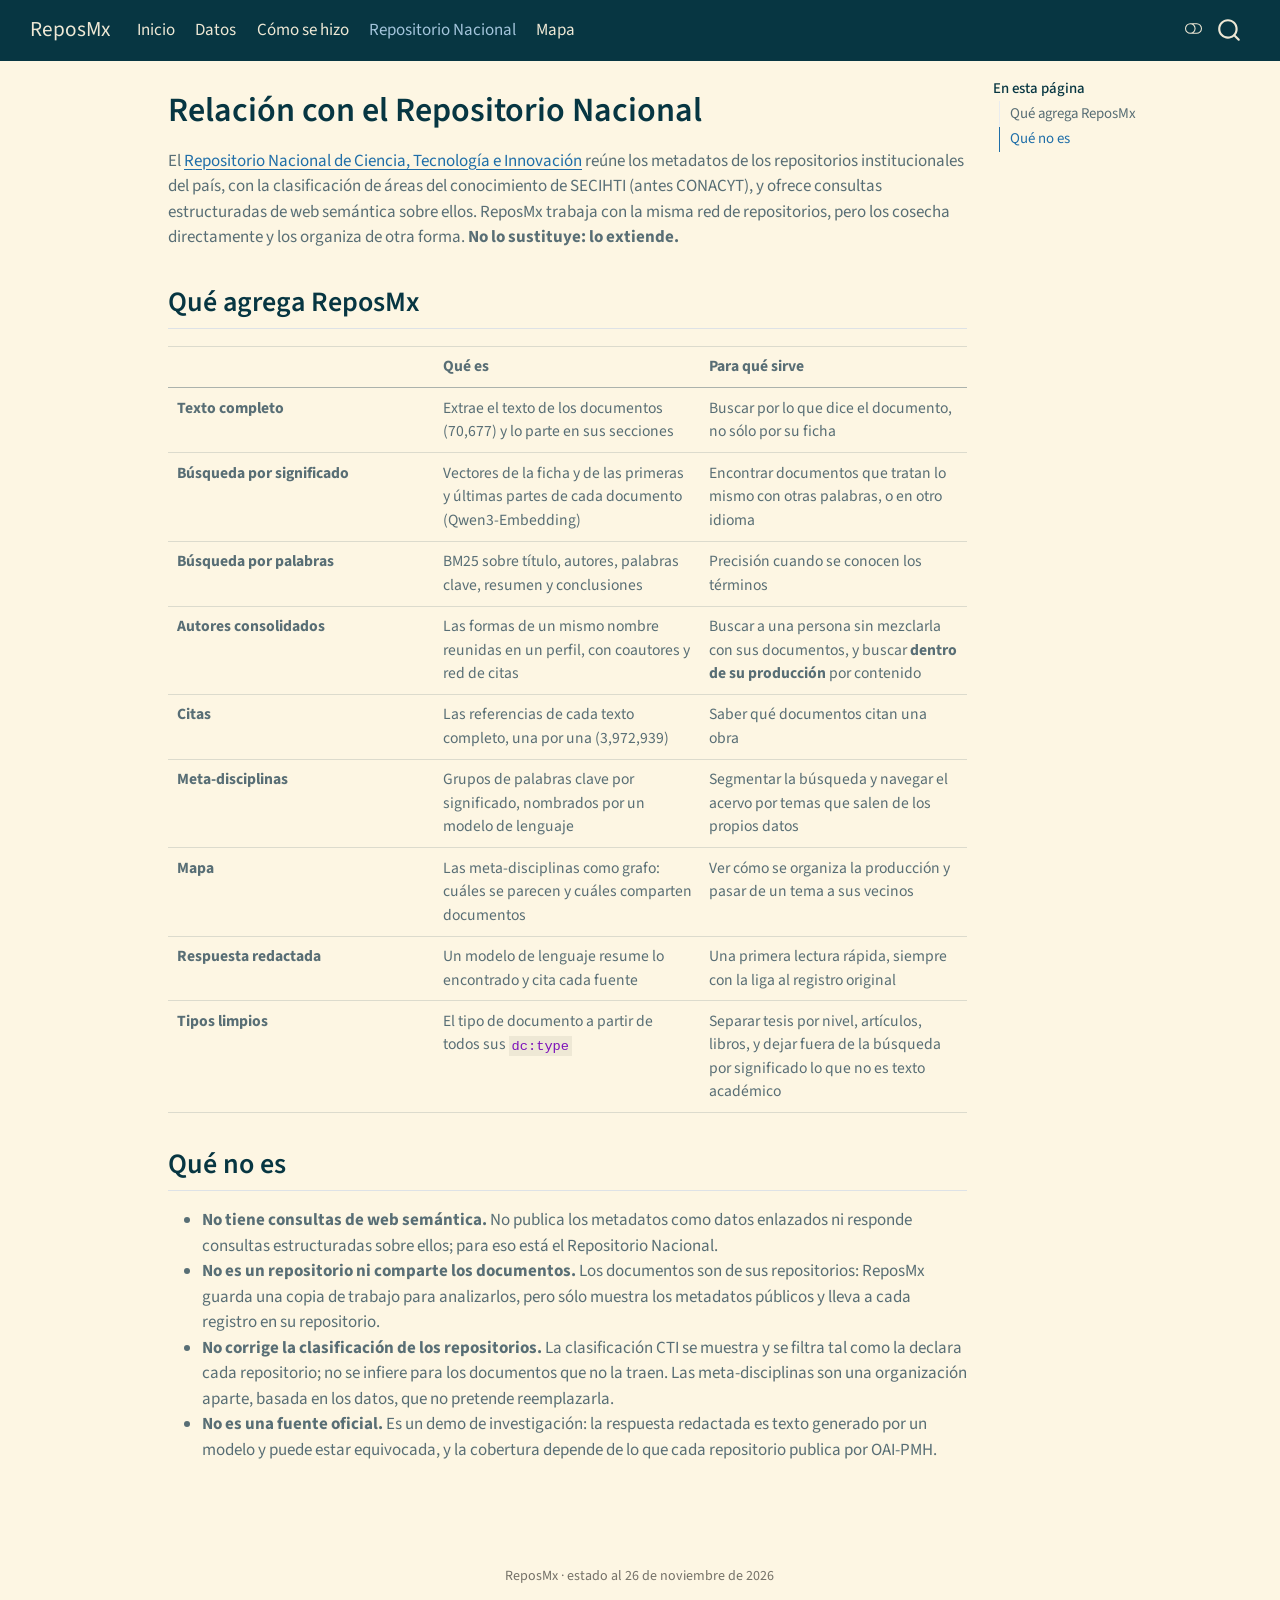
<file: repositorio-nacional.html>
<!DOCTYPE html>
<html xmlns="http://www.w3.org/1999/xhtml" lang="es" xml:lang="es"><head>

<meta charset="utf-8">
<meta name="generator" content="quarto-1.9.38">

<meta name="viewport" content="width=device-width, initial-scale=1.0, user-scalable=yes">


<title>Relación con el Repositorio Nacional – ReposMx</title>
<style>
/* Default styles provided by pandoc.
** See https://pandoc.org/MANUAL.html#variables-for-html for config info.
*/
code{white-space: pre-wrap;}
span.smallcaps{font-variant: small-caps;}
div.columns{display: flex; gap: min(4vw, 1.5em);}
div.column{flex: auto; overflow-x: auto;}
div.hanging-indent{margin-left: 1.5em; text-indent: -1.5em;}
ul.task-list{list-style: none;}
ul.task-list li input[type="checkbox"] {
  width: 0.8em;
  margin: 0 0.8em 0.2em -1em; /* quarto-specific, see https://github.com/quarto-dev/quarto-cli/issues/4556 */ 
  vertical-align: middle;
}
</style>


<script src="site_libs/quarto-nav/quarto-nav.js"></script>
<script src="site_libs/quarto-nav/headroom.min.js"></script>
<script src="site_libs/clipboard/clipboard.min.js"></script>
<script src="site_libs/quarto-search/autocomplete.umd.js"></script>
<script src="site_libs/quarto-search/fuse.min.js"></script>
<script src="site_libs/quarto-search/quarto-search.js"></script>
<meta name="quarto:offset" content="./">
<script src="site_libs/quarto-html/quarto.js" type="module"></script>
<script src="site_libs/quarto-html/tabsets/tabsets.js" type="module"></script>
<script src="site_libs/quarto-html/popper.min.js"></script>
<script src="site_libs/quarto-html/tippy.umd.min.js"></script>
<script src="site_libs/quarto-html/anchor.min.js"></script>
<link href="site_libs/quarto-html/tippy.css" rel="stylesheet">
<link href="site_libs/quarto-html/quarto-syntax-highlighting-15634bcf2e68342d4ad2dfa704d543f6.css" rel="stylesheet" class="quarto-color-scheme" id="quarto-text-highlighting-styles">
<link href="site_libs/quarto-html/quarto-syntax-highlighting-dark-0a6b7249c26820e032cb0bd839ff02b1.css" rel="stylesheet" class="quarto-color-scheme quarto-color-alternate" id="quarto-text-highlighting-styles">
<link href="site_libs/quarto-html/quarto-syntax-highlighting-15634bcf2e68342d4ad2dfa704d543f6.css" rel="stylesheet" class="quarto-color-scheme-extra" id="quarto-text-highlighting-styles">
<script src="site_libs/bootstrap/bootstrap.min.js"></script>
<link href="site_libs/bootstrap/bootstrap-icons.css" rel="stylesheet">
<link href="site_libs/bootstrap/bootstrap-30e3431ae5cbac7a5cb1fd616ab7c00b.min.css" rel="stylesheet" append-hash="true" class="quarto-color-scheme" id="quarto-bootstrap" data-mode="light">
<link href="site_libs/bootstrap/bootstrap-dark-85dbe192ee8f6afe00700f0bc14ac85f.min.css" rel="stylesheet" append-hash="true" class="quarto-color-scheme quarto-color-alternate" id="quarto-bootstrap" data-mode="dark">
<link href="site_libs/bootstrap/bootstrap-30e3431ae5cbac7a5cb1fd616ab7c00b.min.css" rel="stylesheet" append-hash="true" class="quarto-color-scheme-extra" id="quarto-bootstrap" data-mode="light">
<script id="quarto-search-options" type="application/json">{
  "location": "navbar",
  "copy-button": false,
  "collapse-after": 3,
  "panel-placement": "end",
  "type": "overlay",
  "limit": 50,
  "keyboard-shortcut": [
    "f",
    "/",
    "s"
  ],
  "show-item-context": false,
  "language": {
    "search-no-results-text": "No se han encontrado resultados",
    "search-matching-documents-text": "documentos encontrados",
    "search-copy-link-title": "Copiar el enlace en la búsqueda",
    "search-hide-matches-text": "Ocultar resultados adicionales",
    "search-more-match-text": "resultado adicional en este documento",
    "search-more-matches-text": "resultados adicionales en este documento",
    "search-clear-button-title": "Borrar",
    "search-text-placeholder": "",
    "search-detached-cancel-button-title": "Cancelar",
    "search-submit-button-title": "Enviar",
    "search-label": "Buscar"
  }
}</script>


</head>

<body class="nav-fixed quarto-light"><script id="quarto-html-before-body" type="application/javascript">
    const toggleBodyColorMode = (bsSheetEl) => {
      const mode = bsSheetEl.getAttribute("data-mode");
      const bodyEl = window.document.querySelector("body");
      if (mode === "dark") {
        bodyEl.classList.add("quarto-dark");
        bodyEl.classList.remove("quarto-light");
      } else {
        bodyEl.classList.add("quarto-light");
        bodyEl.classList.remove("quarto-dark");
      }
    }
    const toggleBodyColorPrimary = () => {
      const bsSheetEl = window.document.querySelector("link#quarto-bootstrap:not([rel=disabled-stylesheet])");
      if (bsSheetEl) {
        toggleBodyColorMode(bsSheetEl);
      }
    }
    const setColorSchemeToggle = (alternate) => {
      const toggles = window.document.querySelectorAll('.quarto-color-scheme-toggle');
      for (let i=0; i < toggles.length; i++) {
        const toggle = toggles[i];
        if (toggle) {
          if (alternate) {
            toggle.classList.add("alternate");
          } else {
            toggle.classList.remove("alternate");
          }
        }
      }
    };
    const toggleColorMode = (alternate) => {
      // Switch the stylesheets
      const primaryStylesheets = window.document.querySelectorAll('link.quarto-color-scheme:not(.quarto-color-alternate)');
      const alternateStylesheets = window.document.querySelectorAll('link.quarto-color-scheme.quarto-color-alternate');
      manageTransitions('#quarto-margin-sidebar .nav-link', false);
      if (alternate) {
        // note: dark is layered on light, we don't disable primary!
        enableStylesheet(alternateStylesheets);
        for (const sheetNode of alternateStylesheets) {
          if (sheetNode.id === "quarto-bootstrap") {
            toggleBodyColorMode(sheetNode);
          }
        }
      } else {
        disableStylesheet(alternateStylesheets);
        enableStylesheet(primaryStylesheets)
        toggleBodyColorPrimary();
      }
      manageTransitions('#quarto-margin-sidebar .nav-link', true);
      // Switch the toggles
      setColorSchemeToggle(alternate)
      // Hack to workaround the fact that safari doesn't
      // properly recolor the scrollbar when toggling (#1455)
      if (navigator.userAgent.indexOf('Safari') > 0 && navigator.userAgent.indexOf('Chrome') == -1) {
        manageTransitions("body", false);
        window.scrollTo(0, 1);
        setTimeout(() => {
          window.scrollTo(0, 0);
          manageTransitions("body", true);
        }, 40);
      }
    }
    const disableStylesheet = (stylesheets) => {
      for (let i=0; i < stylesheets.length; i++) {
        const stylesheet = stylesheets[i];
        stylesheet.rel = 'disabled-stylesheet';
      }
    }
    const enableStylesheet = (stylesheets) => {
      for (let i=0; i < stylesheets.length; i++) {
        const stylesheet = stylesheets[i];
        if(stylesheet.rel !== 'stylesheet') { // for Chrome, which will still FOUC without this check
          stylesheet.rel = 'stylesheet';
        }
      }
    }
    const manageTransitions = (selector, allowTransitions) => {
      const els = window.document.querySelectorAll(selector);
      for (let i=0; i < els.length; i++) {
        const el = els[i];
        if (allowTransitions) {
          el.classList.remove('notransition');
        } else {
          el.classList.add('notransition');
        }
      }
    }
    const isFileUrl = () => {
      return window.location.protocol === 'file:';
    }
    const hasAlternateSentinel = () => {
      let styleSentinel = getColorSchemeSentinel();
      if (styleSentinel !== null) {
        return styleSentinel === "alternate";
      } else {
        return false;
      }
    }
    const setStyleSentinel = (alternate) => {
      const value = alternate ? "alternate" : "default";
      if (!isFileUrl()) {
        window.localStorage.setItem("quarto-color-scheme", value);
      } else {
        localAlternateSentinel = value;
      }
    }
    const getColorSchemeSentinel = () => {
      if (!isFileUrl()) {
        const storageValue = window.localStorage.getItem("quarto-color-scheme");
        return storageValue != null ? storageValue : localAlternateSentinel;
      } else {
        return localAlternateSentinel;
      }
    }
    const toggleGiscusIfUsed = (isAlternate, darkModeDefault) => {
      const baseTheme = document.querySelector('#giscus-base-theme')?.value ?? 'light';
      const alternateTheme = document.querySelector('#giscus-alt-theme')?.value ?? 'dark';
      let newTheme = '';
      if(authorPrefersDark) {
        newTheme = isAlternate ? baseTheme : alternateTheme;
      } else {
        newTheme = isAlternate ? alternateTheme : baseTheme;
      }
      const changeGiscusTheme = () => {
        // From: https://github.com/giscus/giscus/issues/336
        const sendMessage = (message) => {
          const iframe = document.querySelector('iframe.giscus-frame');
          if (!iframe) return;
          iframe.contentWindow.postMessage({ giscus: message }, 'https://giscus.app');
        }
        sendMessage({
          setConfig: {
            theme: newTheme
          }
        });
      }
      const isGiscussLoaded = window.document.querySelector('iframe.giscus-frame') !== null;
      if (isGiscussLoaded) {
        changeGiscusTheme();
      }
    };
    const authorPrefersDark = false;
    const darkModeDefault = authorPrefersDark;
      document.querySelector('link#quarto-text-highlighting-styles.quarto-color-scheme-extra').rel = 'disabled-stylesheet';
      document.querySelector('link#quarto-bootstrap.quarto-color-scheme-extra').rel = 'disabled-stylesheet';
    let localAlternateSentinel = darkModeDefault ? 'alternate' : 'default';
    // Dark / light mode switch
    window.quartoToggleColorScheme = () => {
      // Read the current dark / light value
      let toAlternate = !hasAlternateSentinel();
      toggleColorMode(toAlternate);
      setStyleSentinel(toAlternate);
      toggleGiscusIfUsed(toAlternate, darkModeDefault);
      window.dispatchEvent(new Event('resize'));
    };
    // Switch to dark mode if need be
    if (hasAlternateSentinel()) {
      toggleColorMode(true);
    } else {
      toggleColorMode(false);
    }
  </script>

<div id="quarto-search-results"></div>
  <header id="quarto-header" class="headroom fixed-top">
    <nav class="navbar navbar-expand-lg " data-bs-theme="dark">
      <div class="navbar-container container-fluid">
      <div class="navbar-brand-container mx-auto">
    <a class="navbar-brand" href="./index.html">
    <span class="navbar-title">ReposMx</span>
    </a>
  </div>
            <div id="quarto-search" class="" title="Buscar"></div>
          <button class="navbar-toggler" type="button" data-bs-toggle="collapse" data-bs-target="#navbarCollapse" aria-controls="navbarCollapse" role="menu" aria-expanded="false" aria-label="Navegación de palanca" onclick="if (window.quartoToggleHeadroom) { window.quartoToggleHeadroom(); }">
  <span class="navbar-toggler-icon"></span>
</button>
          <div class="collapse navbar-collapse" id="navbarCollapse">
            <ul class="navbar-nav navbar-nav-scroll me-auto">
  <li class="nav-item">
    <a class="nav-link" href="./index.html"> 
<span class="menu-text">Inicio</span></a>
  </li>  
  <li class="nav-item">
    <a class="nav-link" href="./datos.html"> 
<span class="menu-text">Datos</span></a>
  </li>  
  <li class="nav-item">
    <a class="nav-link" href="./metodo.html"> 
<span class="menu-text">Cómo se hizo</span></a>
  </li>  
  <li class="nav-item">
    <a class="nav-link active" href="./repositorio-nacional.html" aria-current="page"> 
<span class="menu-text">Repositorio Nacional</span></a>
  </li>  
  <li class="nav-item">
    <a class="nav-link" href="./mapa.html"> 
<span class="menu-text">Mapa</span></a>
  </li>  
</ul>
          </div> <!-- /navcollapse -->
            <div class="quarto-navbar-tools">
  <a href="" class="quarto-color-scheme-toggle quarto-navigation-tool  px-1" onclick="window.quartoToggleColorScheme(); return false;" title="Alternar modo oscuro"><i class="bi"></i></a>
</div>
      </div> <!-- /container-fluid -->
    </nav>
</header>
<!-- content -->
<div id="quarto-content" class="quarto-container page-columns page-rows-contents page-layout-article page-navbar">
<!-- sidebar -->
<!-- margin-sidebar -->
    <div id="quarto-margin-sidebar" class="sidebar margin-sidebar">
        <nav id="TOC" role="doc-toc" class="toc-active">
    <h2 id="toc-title">En esta página</h2>
   
  <ul>
  <li><a href="#qué-agrega-reposmx" id="toc-qué-agrega-reposmx" class="nav-link active" data-scroll-target="#qué-agrega-reposmx">Qué agrega ReposMx</a></li>
  <li><a href="#qué-no-es" id="toc-qué-no-es" class="nav-link" data-scroll-target="#qué-no-es">Qué no es</a></li>
  </ul>
</nav>
    </div>
<!-- main -->
<main class="content" id="quarto-document-content">


<header id="title-block-header" class="quarto-title-block default">
<div class="quarto-title">
<h1 class="title">Relación con el Repositorio Nacional</h1>
</div>



<div class="quarto-title-meta">

    
  
    
  </div>
  


</header>


<p>El <a href="https://www.repositorionacionalcti.mx/">Repositorio Nacional de Ciencia, Tecnología e Innovación</a> reúne los metadatos de los repositorios institucionales del país, con la clasificación de áreas del conocimiento de SECIHTI (antes CONACYT), y ofrece consultas estructuradas de web semántica sobre ellos. ReposMx trabaja con la misma red de repositorios, pero los cosecha directamente y los organiza de otra forma. <strong>No lo sustituye: lo extiende.</strong></p>
<section id="qué-agrega-reposmx" class="level2">
<h2 class="anchored" data-anchor-id="qué-agrega-reposmx">Qué agrega ReposMx</h2>
<table class="caption-top table">
<colgroup>
<col style="width: 33%">
<col style="width: 33%">
<col style="width: 33%">
</colgroup>
<thead>
<tr class="header">
<th></th>
<th>Qué es</th>
<th>Para qué sirve</th>
</tr>
</thead>
<tbody>
<tr class="odd">
<td><strong>Texto completo</strong></td>
<td>Extrae el texto de los documentos (70,677) y lo parte en sus secciones</td>
<td>Buscar por lo que dice el documento, no sólo por su ficha</td>
</tr>
<tr class="even">
<td><strong>Búsqueda por significado</strong></td>
<td>Vectores de la ficha y de las primeras y últimas partes de cada documento (Qwen3-Embedding)</td>
<td>Encontrar documentos que tratan lo mismo con otras palabras, o en otro idioma</td>
</tr>
<tr class="odd">
<td><strong>Búsqueda por palabras</strong></td>
<td>BM25 sobre título, autores, palabras clave, resumen y conclusiones</td>
<td>Precisión cuando se conocen los términos</td>
</tr>
<tr class="even">
<td><strong>Autores consolidados</strong></td>
<td>Las formas de un mismo nombre reunidas en un perfil, con coautores y red de citas</td>
<td>Buscar a una persona sin mezclarla con sus documentos, y buscar <strong>dentro de su producción</strong> por contenido</td>
</tr>
<tr class="odd">
<td><strong>Citas</strong></td>
<td>Las referencias de cada texto completo, una por una (3,972,939)</td>
<td>Saber qué documentos citan una obra</td>
</tr>
<tr class="even">
<td><strong>Meta-disciplinas</strong></td>
<td>Grupos de palabras clave por significado, nombrados por un modelo de lenguaje</td>
<td>Segmentar la búsqueda y navegar el acervo por temas que salen de los propios datos</td>
</tr>
<tr class="odd">
<td><strong>Mapa</strong></td>
<td>Las meta-disciplinas como grafo: cuáles se parecen y cuáles comparten documentos</td>
<td>Ver cómo se organiza la producción y pasar de un tema a sus vecinos</td>
</tr>
<tr class="even">
<td><strong>Respuesta redactada</strong></td>
<td>Un modelo de lenguaje resume lo encontrado y cita cada fuente</td>
<td>Una primera lectura rápida, siempre con la liga al registro original</td>
</tr>
<tr class="odd">
<td><strong>Tipos limpios</strong></td>
<td>El tipo de documento a partir de todos sus <code>dc:type</code></td>
<td>Separar tesis por nivel, artículos, libros, y dejar fuera de la búsqueda por significado lo que no es texto académico</td>
</tr>
</tbody>
</table>
</section>
<section id="qué-no-es" class="level2">
<h2 class="anchored" data-anchor-id="qué-no-es">Qué no es</h2>
<ul>
<li><strong>No tiene consultas de web semántica.</strong> No publica los metadatos como datos enlazados ni responde consultas estructuradas sobre ellos; para eso está el Repositorio Nacional.</li>
<li><strong>No es un repositorio ni comparte los documentos.</strong> Los documentos son de sus repositorios: ReposMx guarda una copia de trabajo para analizarlos, pero sólo muestra los metadatos públicos y lleva a cada registro en su repositorio.</li>
<li><strong>No corrige la clasificación de los repositorios.</strong> La clasificación CTI se muestra y se filtra tal como la declara cada repositorio; no se infiere para los documentos que no la traen. Las meta-disciplinas son una organización aparte, basada en los datos, que no pretende reemplazarla.</li>
<li><strong>No es una fuente oficial.</strong> Es un demo de investigación: la respuesta redactada es texto generado por un modelo y puede estar equivocada, y la cobertura depende de lo que cada repositorio publica por OAI-PMH.</li>
</ul>


</section>

</main> <!-- /main -->
<script id="quarto-html-after-body" type="application/javascript">
  window.document.addEventListener("DOMContentLoaded", function (event) {
    // Ensure there is a toggle, if there isn't float one in the top right
    if (window.document.querySelector('.quarto-color-scheme-toggle') === null) {
      const a = window.document.createElement('a');
      a.classList.add('top-right');
      a.classList.add('quarto-color-scheme-toggle');
      a.href = "";
      a.onclick = function() { try { window.quartoToggleColorScheme(); } catch {} return false; };
      const i = window.document.createElement("i");
      i.classList.add('bi');
      a.appendChild(i);
      window.document.body.appendChild(a);
    }
    setColorSchemeToggle(hasAlternateSentinel())
    const icon = "";
    const anchorJS = new window.AnchorJS();
    anchorJS.options = {
      placement: 'right',
      icon: icon
    };
    anchorJS.add('.anchored');
    const isCodeAnnotation = (el) => {
      for (const clz of el.classList) {
        if (clz.startsWith('code-annotation-')) {                     
          return true;
        }
      }
      return false;
    }
    const onCopySuccess = function(e) {
      // button target
      const button = e.trigger;
      // don't keep focus
      button.blur();
      // flash "checked"
      button.classList.add('code-copy-button-checked');
      var currentTitle = button.getAttribute("title");
      button.setAttribute("title", "Copiado");
      let tooltip;
      if (window.bootstrap) {
        button.setAttribute("data-bs-toggle", "tooltip");
        button.setAttribute("data-bs-placement", "left");
        button.setAttribute("data-bs-title", "Copiado");
        tooltip = new bootstrap.Tooltip(button, 
          { trigger: "manual", 
            customClass: "code-copy-button-tooltip",
            offset: [0, -8]});
        tooltip.show();    
      }
      setTimeout(function() {
        if (tooltip) {
          tooltip.hide();
          button.removeAttribute("data-bs-title");
          button.removeAttribute("data-bs-toggle");
          button.removeAttribute("data-bs-placement");
        }
        button.setAttribute("title", currentTitle);
        button.classList.remove('code-copy-button-checked');
      }, 1000);
      // clear code selection
      e.clearSelection();
    }
    const getTextToCopy = function(trigger) {
      const outerScaffold = trigger.parentElement.cloneNode(true);
      const codeEl = outerScaffold.querySelector('code');
      for (const childEl of codeEl.children) {
        if (isCodeAnnotation(childEl)) {
          childEl.remove();
        }
      }
      return codeEl.innerText;
    }
    const clipboard = new window.ClipboardJS('.code-copy-button:not([data-in-quarto-modal])', {
      text: getTextToCopy
    });
    clipboard.on('success', onCopySuccess);
    if (window.document.getElementById('quarto-embedded-source-code-modal')) {
      const clipboardModal = new window.ClipboardJS('.code-copy-button[data-in-quarto-modal]', {
        text: getTextToCopy,
        container: window.document.getElementById('quarto-embedded-source-code-modal')
      });
      clipboardModal.on('success', onCopySuccess);
    }
      var localhostRegex = new RegExp(/^(?:http|https):\/\/localhost\:?[0-9]*\//);
      var mailtoRegex = new RegExp(/^mailto:/);
        var filterRegex = new RegExp("https:\/\/sadit\.github\.io\/ReposMx\/");
      var isInternal = (href) => {
          return filterRegex.test(href) || localhostRegex.test(href) || mailtoRegex.test(href);
      }
      // Inspect non-navigation links and adorn them if external
     var links = window.document.querySelectorAll('a[href]:not(.nav-link):not(.navbar-brand):not(.toc-action):not(.sidebar-link):not(.sidebar-item-toggle):not(.pagination-link):not(.no-external):not([aria-hidden]):not(.dropdown-item):not(.quarto-navigation-tool):not(.about-link)');
      for (var i=0; i<links.length; i++) {
        const link = links[i];
        if (!isInternal(link.href)) {
          // undo the damage that might have been done by quarto-nav.js in the case of
          // links that we want to consider external
          if (link.dataset.originalHref !== undefined) {
            link.href = link.dataset.originalHref;
          }
        }
      }
    function tippyHover(el, contentFn, onTriggerFn, onUntriggerFn) {
      const config = {
        allowHTML: true,
        maxWidth: 500,
        delay: 100,
        arrow: false,
        appendTo: function(el) {
            return el.parentElement;
        },
        interactive: true,
        interactiveBorder: 10,
        theme: 'quarto',
        placement: 'bottom-start',
      };
      if (contentFn) {
        config.content = contentFn;
      }
      if (onTriggerFn) {
        config.onTrigger = onTriggerFn;
      }
      if (onUntriggerFn) {
        config.onUntrigger = onUntriggerFn;
      }
      window.tippy(el, config); 
    }
    const noterefs = window.document.querySelectorAll('a[role="doc-noteref"]');
    for (var i=0; i<noterefs.length; i++) {
      const ref = noterefs[i];
      tippyHover(ref, function() {
        // use id or data attribute instead here
        let href = ref.getAttribute('data-footnote-href') || ref.getAttribute('href');
        try { href = new URL(href).hash; } catch {}
        const id = href.replace(/^#\/?/, "");
        const note = window.document.getElementById(id);
        if (note) {
          return note.innerHTML;
        } else {
          return "";
        }
      });
    }
    const xrefs = window.document.querySelectorAll('a.quarto-xref');
    const processXRef = (id, note) => {
      // Strip column container classes
      const stripColumnClz = (el) => {
        el.classList.remove("page-full", "page-columns");
        if (el.children) {
          for (const child of el.children) {
            stripColumnClz(child);
          }
        }
      }
      stripColumnClz(note)
      if (id === null || id.startsWith('sec-')) {
        // Special case sections, only their first couple elements
        const container = document.createElement("div");
        if (note.children && note.children.length > 2) {
          container.appendChild(note.children[0].cloneNode(true));
          for (let i = 1; i < note.children.length; i++) {
            const child = note.children[i];
            if (child.tagName === "P" && child.innerText === "") {
              continue;
            } else {
              container.appendChild(child.cloneNode(true));
              break;
            }
          }
          if (window.Quarto?.typesetMath) {
            window.Quarto.typesetMath(container);
          }
          return container.innerHTML
        } else {
          if (window.Quarto?.typesetMath) {
            window.Quarto.typesetMath(note);
          }
          return note.innerHTML;
        }
      } else {
        // Remove any anchor links if they are present
        const anchorLink = note.querySelector('a.anchorjs-link');
        if (anchorLink) {
          anchorLink.remove();
        }
        if (window.Quarto?.typesetMath) {
          window.Quarto.typesetMath(note);
        }
        if (note.classList.contains("callout")) {
          return note.outerHTML;
        } else {
          return note.innerHTML;
        }
      }
    }
    for (var i=0; i<xrefs.length; i++) {
      const xref = xrefs[i];
      tippyHover(xref, undefined, function(instance) {
        instance.disable();
        let url = xref.getAttribute('href');
        let hash = undefined; 
        if (url.startsWith('#')) {
          hash = url;
        } else {
          try { hash = new URL(url).hash; } catch {}
        }
        if (hash) {
          const id = hash.replace(/^#\/?/, "");
          const note = window.document.getElementById(id);
          if (note !== null) {
            try {
              const html = processXRef(id, note.cloneNode(true));
              instance.setContent(html);
            } finally {
              instance.enable();
              instance.show();
            }
          } else {
            // See if we can fetch this
            fetch(url.split('#')[0])
            .then(res => res.text())
            .then(html => {
              const parser = new DOMParser();
              const htmlDoc = parser.parseFromString(html, "text/html");
              const note = htmlDoc.getElementById(id);
              if (note !== null) {
                const html = processXRef(id, note);
                instance.setContent(html);
              } 
            }).finally(() => {
              instance.enable();
              instance.show();
            });
          }
        } else {
          // See if we can fetch a full url (with no hash to target)
          // This is a special case and we should probably do some content thinning / targeting
          fetch(url)
          .then(res => res.text())
          .then(html => {
            const parser = new DOMParser();
            const htmlDoc = parser.parseFromString(html, "text/html");
            const note = htmlDoc.querySelector('main.content');
            if (note !== null) {
              // This should only happen for chapter cross references
              // (since there is no id in the URL)
              // remove the first header
              if (note.children.length > 0 && note.children[0].tagName === "HEADER") {
                note.children[0].remove();
              }
              const html = processXRef(null, note);
              instance.setContent(html);
            } 
          }).finally(() => {
            instance.enable();
            instance.show();
          });
        }
      }, function(instance) {
      });
    }
        let selectedAnnoteEl;
        const selectorForAnnotation = ( cell, annotation) => {
          let cellAttr = 'data-code-cell="' + cell + '"';
          let lineAttr = 'data-code-annotation="' +  annotation + '"';
          const selector = 'span[' + cellAttr + '][' + lineAttr + ']';
          return selector;
        }
        const selectCodeLines = (annoteEl) => {
          const doc = window.document;
          const targetCell = annoteEl.getAttribute("data-target-cell");
          const targetAnnotation = annoteEl.getAttribute("data-target-annotation");
          const annoteSpan = window.document.querySelector(selectorForAnnotation(targetCell, targetAnnotation));
          const lines = annoteSpan.getAttribute("data-code-lines").split(",");
          const lineIds = lines.map((line) => {
            return targetCell + "-" + line;
          })
          let top = null;
          let height = null;
          let parent = null;
          if (lineIds.length > 0) {
              //compute the position of the single el (top and bottom and make a div)
              const el = window.document.getElementById(lineIds[0]);
              top = el.offsetTop;
              height = el.offsetHeight;
              parent = el.parentElement.parentElement;
            if (lineIds.length > 1) {
              const lastEl = window.document.getElementById(lineIds[lineIds.length - 1]);
              const bottom = lastEl.offsetTop + lastEl.offsetHeight;
              height = bottom - top;
            }
            if (top !== null && height !== null && parent !== null) {
              // cook up a div (if necessary) and position it 
              let div = window.document.getElementById("code-annotation-line-highlight");
              if (div === null) {
                div = window.document.createElement("div");
                div.setAttribute("id", "code-annotation-line-highlight");
                div.style.position = 'absolute';
                parent.appendChild(div);
              }
              div.style.top = top - 2 + "px";
              div.style.height = height + 4 + "px";
              div.style.left = 0;
              let gutterDiv = window.document.getElementById("code-annotation-line-highlight-gutter");
              if (gutterDiv === null) {
                gutterDiv = window.document.createElement("div");
                gutterDiv.setAttribute("id", "code-annotation-line-highlight-gutter");
                gutterDiv.style.position = 'absolute';
                const codeCell = window.document.getElementById(targetCell);
                const gutter = codeCell.querySelector('.code-annotation-gutter');
                gutter.appendChild(gutterDiv);
              }
              gutterDiv.style.top = top - 2 + "px";
              gutterDiv.style.height = height + 4 + "px";
            }
            selectedAnnoteEl = annoteEl;
          }
        };
        const unselectCodeLines = () => {
          const elementsIds = ["code-annotation-line-highlight", "code-annotation-line-highlight-gutter"];
          elementsIds.forEach((elId) => {
            const div = window.document.getElementById(elId);
            if (div) {
              div.remove();
            }
          });
          selectedAnnoteEl = undefined;
        };
          // Handle positioning of the toggle
      window.addEventListener(
        "resize",
        throttle(() => {
          elRect = undefined;
          if (selectedAnnoteEl) {
            selectCodeLines(selectedAnnoteEl);
          }
        }, 10)
      );
      function throttle(fn, ms) {
      let throttle = false;
      let timer;
        return (...args) => {
          if(!throttle) { // first call gets through
              fn.apply(this, args);
              throttle = true;
          } else { // all the others get throttled
              if(timer) clearTimeout(timer); // cancel #2
              timer = setTimeout(() => {
                fn.apply(this, args);
                timer = throttle = false;
              }, ms);
          }
        };
      }
        // Attach click handler to the DT
        const annoteDls = window.document.querySelectorAll('dt[data-target-cell]');
        for (const annoteDlNode of annoteDls) {
          annoteDlNode.addEventListener('click', (event) => {
            const clickedEl = event.target;
            if (clickedEl !== selectedAnnoteEl) {
              unselectCodeLines();
              const activeEl = window.document.querySelector('dt[data-target-cell].code-annotation-active');
              if (activeEl) {
                activeEl.classList.remove('code-annotation-active');
              }
              selectCodeLines(clickedEl);
              clickedEl.classList.add('code-annotation-active');
            } else {
              // Unselect the line
              unselectCodeLines();
              clickedEl.classList.remove('code-annotation-active');
            }
          });
        }
    const findCites = (el) => {
      const parentEl = el.parentElement;
      if (parentEl) {
        const cites = parentEl.dataset.cites;
        if (cites) {
          return {
            el,
            cites: cites.split(' ')
          };
        } else {
          return findCites(el.parentElement)
        }
      } else {
        return undefined;
      }
    };
    var bibliorefs = window.document.querySelectorAll('a[role="doc-biblioref"]');
    for (var i=0; i<bibliorefs.length; i++) {
      const ref = bibliorefs[i];
      const citeInfo = findCites(ref);
      if (citeInfo) {
        tippyHover(citeInfo.el, function() {
          var popup = window.document.createElement('div');
          citeInfo.cites.forEach(function(cite) {
            var citeDiv = window.document.createElement('div');
            citeDiv.classList.add('hanging-indent');
            citeDiv.classList.add('csl-entry');
            var biblioDiv = window.document.getElementById('ref-' + cite);
            if (biblioDiv) {
              citeDiv.innerHTML = biblioDiv.innerHTML;
            }
            popup.appendChild(citeDiv);
          });
          return popup.innerHTML;
        });
      }
    }
  });
  </script>
</div> <!-- /content -->
<footer class="footer">
  <div class="nav-footer">
    <div class="nav-footer-left">
      &nbsp;
    </div>   
    <div class="nav-footer-center">
<p>ReposMx · estado al 26 de noviembre de 2026</p>
</div>
    <div class="nav-footer-right">
      &nbsp;
    </div>
  </div>
</footer>




</body></html>
</file>
<file: site_libs/quarto-html/tippy.css>
.tippy-box[data-animation=fade][data-state=hidden]{opacity:0}[data-tippy-root]{max-width:calc(100vw - 10px)}.tippy-box{position:relative;background-color:#333;color:#fff;border-radius:4px;font-size:14px;line-height:1.4;white-space:normal;outline:0;transition-property:transform,visibility,opacity}.tippy-box[data-placement^=top]>.tippy-arrow{bottom:0}.tippy-box[data-placement^=top]>.tippy-arrow:before{bottom:-7px;left:0;border-width:8px 8px 0;border-top-color:initial;transform-origin:center top}.tippy-box[data-placement^=bottom]>.tippy-arrow{top:0}.tippy-box[data-placement^=bottom]>.tippy-arrow:before{top:-7px;left:0;border-width:0 8px 8px;border-bottom-color:initial;transform-origin:center bottom}.tippy-box[data-placement^=left]>.tippy-arrow{right:0}.tippy-box[data-placement^=left]>.tippy-arrow:before{border-width:8px 0 8px 8px;border-left-color:initial;right:-7px;transform-origin:center left}.tippy-box[data-placement^=right]>.tippy-arrow{left:0}.tippy-box[data-placement^=right]>.tippy-arrow:before{left:-7px;border-width:8px 8px 8px 0;border-right-color:initial;transform-origin:center right}.tippy-box[data-inertia][data-state=visible]{transition-timing-function:cubic-bezier(.54,1.5,.38,1.11)}.tippy-arrow{width:16px;height:16px;color:#333}.tippy-arrow:before{content:"";position:absolute;border-color:transparent;border-style:solid}.tippy-content{position:relative;padding:5px 9px;z-index:1}
</file>
<file: site_libs/quarto-html/quarto-syntax-highlighting-15634bcf2e68342d4ad2dfa704d543f6.css>
/* quarto syntax highlight colors */
:root {
  --quarto-hl-ot-color: #003B4F;
  --quarto-hl-at-color: #657422;
  --quarto-hl-ss-color: #20794D;
  --quarto-hl-an-color: #5E5E5E;
  --quarto-hl-fu-color: #4758AB;
  --quarto-hl-st-color: #20794D;
  --quarto-hl-cf-color: #003B4F;
  --quarto-hl-op-color: #5E5E5E;
  --quarto-hl-er-color: #AD0000;
  --quarto-hl-bn-color: #AD0000;
  --quarto-hl-al-color: #AD0000;
  --quarto-hl-va-color: #111111;
  --quarto-hl-bu-color: inherit;
  --quarto-hl-ex-color: inherit;
  --quarto-hl-pp-color: #AD0000;
  --quarto-hl-in-color: #5E5E5E;
  --quarto-hl-vs-color: #20794D;
  --quarto-hl-wa-color: #5E5E5E;
  --quarto-hl-do-color: #5E5E5E;
  --quarto-hl-im-color: #00769E;
  --quarto-hl-ch-color: #20794D;
  --quarto-hl-dt-color: #AD0000;
  --quarto-hl-fl-color: #AD0000;
  --quarto-hl-co-color: #5E5E5E;
  --quarto-hl-cv-color: #5E5E5E;
  --quarto-hl-cn-color: #8f5902;
  --quarto-hl-sc-color: #5E5E5E;
  --quarto-hl-dv-color: #AD0000;
  --quarto-hl-kw-color: #003B4F;
}

/* other quarto variables */
:root {
  --quarto-font-monospace: SFMono-Regular, Menlo, Monaco, Consolas, "Liberation Mono", "Courier New", monospace;
}

/* syntax highlight based on Pandoc's rules */
pre > code.sourceCode > span {
  color: #003B4F;
}

code.sourceCode > span {
  color: #003B4F;
}

div.sourceCode,
div.sourceCode pre.sourceCode {
  color: #003B4F;
}

/* Normal */
code span {
  color: #003B4F;
}

/* Alert */
code span.al {
  color: #AD0000;
  font-style: inherit;
}

/* Annotation */
code span.an {
  color: #5E5E5E;
  font-style: inherit;
}

/* Attribute */
code span.at {
  color: #657422;
  font-style: inherit;
}

/* BaseN */
code span.bn {
  color: #AD0000;
  font-style: inherit;
}

/* BuiltIn */
code span.bu {
  font-style: inherit;
}

/* ControlFlow */
code span.cf {
  color: #003B4F;
  font-weight: bold;
  font-style: inherit;
}

/* Char */
code span.ch {
  color: #20794D;
  font-style: inherit;
}

/* Constant */
code span.cn {
  color: #8f5902;
  font-style: inherit;
}

/* Comment */
code span.co {
  color: #5E5E5E;
  font-style: inherit;
}

/* CommentVar */
code span.cv {
  color: #5E5E5E;
  font-style: italic;
}

/* Documentation */
code span.do {
  color: #5E5E5E;
  font-style: italic;
}

/* DataType */
code span.dt {
  color: #AD0000;
  font-style: inherit;
}

/* DecVal */
code span.dv {
  color: #AD0000;
  font-style: inherit;
}

/* Error */
code span.er {
  color: #AD0000;
  font-style: inherit;
}

/* Extension */
code span.ex {
  font-style: inherit;
}

/* Float */
code span.fl {
  color: #AD0000;
  font-style: inherit;
}

/* Function */
code span.fu {
  color: #4758AB;
  font-style: inherit;
}

/* Import */
code span.im {
  color: #00769E;
  font-style: inherit;
}

/* Information */
code span.in {
  color: #5E5E5E;
  font-style: inherit;
}

/* Keyword */
code span.kw {
  color: #003B4F;
  font-weight: bold;
  font-style: inherit;
}

/* Operator */
code span.op {
  color: #5E5E5E;
  font-style: inherit;
}

/* Other */
code span.ot {
  color: #003B4F;
  font-style: inherit;
}

/* Preprocessor */
code span.pp {
  color: #AD0000;
  font-style: inherit;
}

/* SpecialChar */
code span.sc {
  color: #5E5E5E;
  font-style: inherit;
}

/* SpecialString */
code span.ss {
  color: #20794D;
  font-style: inherit;
}

/* String */
code span.st {
  color: #20794D;
  font-style: inherit;
}

/* Variable */
code span.va {
  color: #111111;
  font-style: inherit;
}

/* VerbatimString */
code span.vs {
  color: #20794D;
  font-style: inherit;
}

/* Warning */
code span.wa {
  color: #5E5E5E;
  font-style: italic;
}

.prevent-inlining {
  content: "</";
}

/*# sourceMappingURL=f23921c56f73e400b49028c9186a1aa0.css.map */
</file>
<file: site_libs/quarto-html/quarto-syntax-highlighting-dark-0a6b7249c26820e032cb0bd839ff02b1.css>
/* quarto syntax highlight colors */
:root {
  --quarto-hl-al-color: #f07178;
  --quarto-hl-an-color: #d4d0ab;
  --quarto-hl-at-color: #00e0e0;
  --quarto-hl-bn-color: #d4d0ab;
  --quarto-hl-bu-color: #abe338;
  --quarto-hl-ch-color: #abe338;
  --quarto-hl-co-color: #f8f8f2;
  --quarto-hl-cv-color: #ffd700;
  --quarto-hl-cn-color: #ffd700;
  --quarto-hl-cf-color: #ffa07a;
  --quarto-hl-dt-color: #ffa07a;
  --quarto-hl-dv-color: #d4d0ab;
  --quarto-hl-do-color: #f8f8f2;
  --quarto-hl-er-color: #f07178;
  --quarto-hl-ex-color: #00e0e0;
  --quarto-hl-fl-color: #d4d0ab;
  --quarto-hl-fu-color: #ffa07a;
  --quarto-hl-im-color: #abe338;
  --quarto-hl-in-color: #d4d0ab;
  --quarto-hl-kw-color: #ffa07a;
  --quarto-hl-op-color: #ffa07a;
  --quarto-hl-ot-color: #00e0e0;
  --quarto-hl-pp-color: #dcc6e0;
  --quarto-hl-re-color: #00e0e0;
  --quarto-hl-sc-color: #abe338;
  --quarto-hl-ss-color: #abe338;
  --quarto-hl-st-color: #abe338;
  --quarto-hl-va-color: #00e0e0;
  --quarto-hl-vs-color: #abe338;
  --quarto-hl-wa-color: #dcc6e0;
}

/* other quarto variables */
:root {
  --quarto-font-monospace: SFMono-Regular, Menlo, Monaco, Consolas, "Liberation Mono", "Courier New", monospace;
}

/* syntax highlight based on Pandoc's rules */
pre > code.sourceCode > span {
  color: #f8f8f2;
}

code.sourceCode > span {
  color: #f8f8f2;
}

div.sourceCode,
div.sourceCode pre.sourceCode {
  color: #f8f8f2;
}

/* Normal */
code span {
  color: #f8f8f2;
}

/* Alert */
code span.al {
  color: #f07178;
}

/* Annotation */
code span.an {
  color: #d4d0ab;
}

/* Attribute */
code span.at {
  color: #00e0e0;
}

/* BaseN */
code span.bn {
  color: #d4d0ab;
}

/* BuiltIn */
code span.bu {
  color: #abe338;
}

/* ControlFlow */
code span.cf {
  font-weight: bold;
  color: #ffa07a;
}

/* Char */
code span.ch {
  color: #abe338;
}

/* Constant */
code span.cn {
  color: #ffd700;
}

/* Comment */
code span.co {
  font-style: italic;
  color: #f8f8f2;
}

/* CommentVar */
code span.cv {
  color: #ffd700;
}

/* Documentation */
code span.do {
  color: #f8f8f2;
}

/* DataType */
code span.dt {
  color: #ffa07a;
}

/* DecVal */
code span.dv {
  color: #d4d0ab;
}

/* Error */
code span.er {
  color: #f07178;
  text-decoration: underline;
}

/* Extension */
code span.ex {
  font-weight: bold;
  color: #00e0e0;
}

/* Float */
code span.fl {
  color: #d4d0ab;
}

/* Function */
code span.fu {
  color: #ffa07a;
}

/* Import */
code span.im {
  color: #abe338;
}

/* Information */
code span.in {
  color: #d4d0ab;
}

/* Keyword */
code span.kw {
  font-weight: bold;
  color: #ffa07a;
}

/* Operator */
code span.op {
  color: #ffa07a;
}

/* Other */
code span.ot {
  color: #00e0e0;
}

/* Preprocessor */
code span.pp {
  color: #dcc6e0;
}

/* RegionMarker */
code span.re {
  background-color: #f8f8f2;
  color: #00e0e0;
}

/* SpecialChar */
code span.sc {
  color: #abe338;
}

/* SpecialString */
code span.ss {
  color: #abe338;
}

/* String */
code span.st {
  color: #abe338;
}

/* Variable */
code span.va {
  color: #00e0e0;
}

/* VerbatimString */
code span.vs {
  color: #abe338;
}

/* Warning */
code span.wa {
  color: #dcc6e0;
}

.prevent-inlining {
  content: "</";
}

/*# sourceMappingURL=175367c052bafc98bd680af3479823f0.css.map */
</file>
